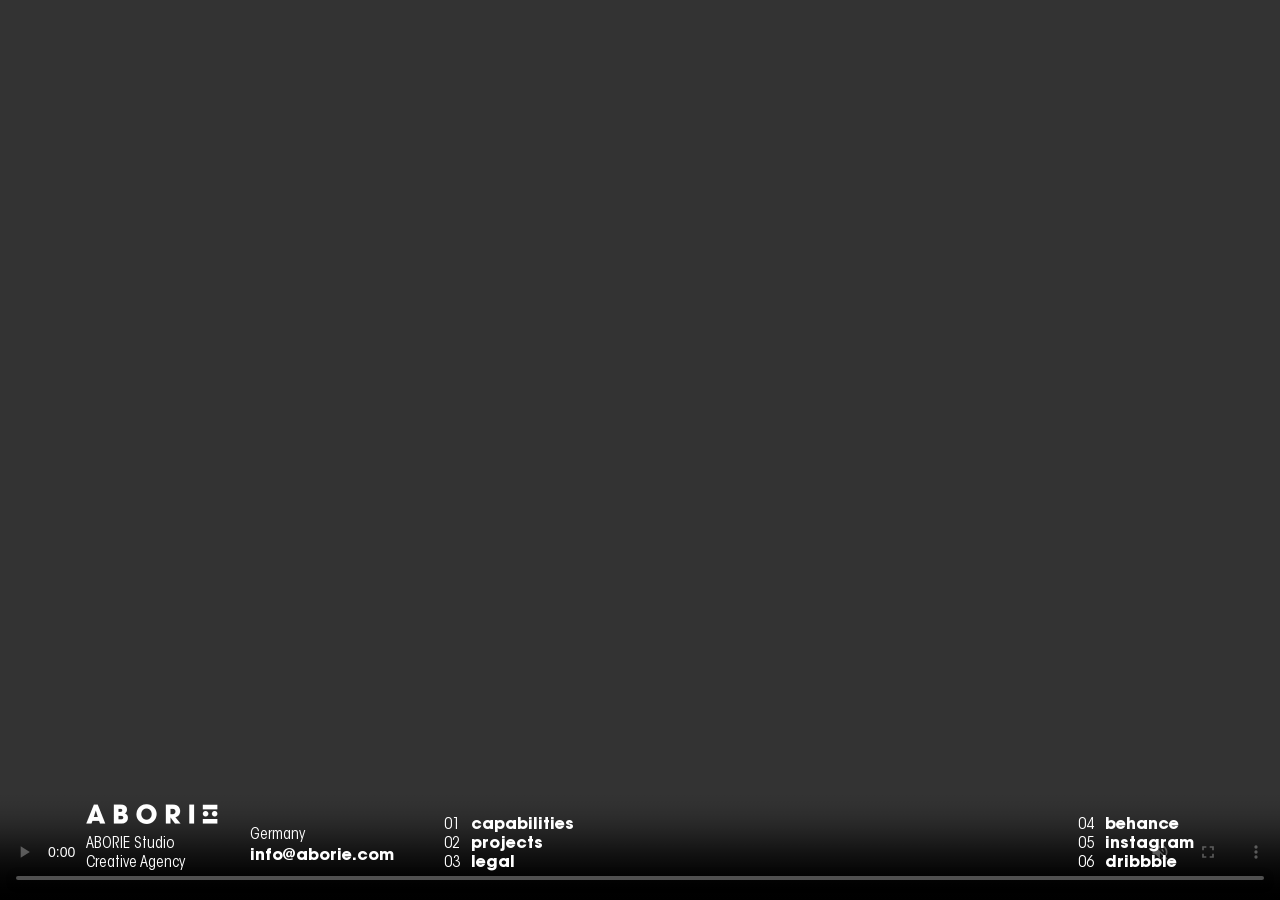
<file: index.html>
<!DOCTYPE html>
<html lang="en">
    <head>
        <meta charset="utf-8" />
        <meta name="description" content="" />
        <meta name="viewport" content="width=device-width, initial-scale=1" />
        <meta property="og:title" content="" />
        <meta property="og:type" content="" />
        <meta property="og:url" content="" />
        <meta property="og:image" content="" />
        <meta http-equiv="refresh" content="5; URL=projects.html" />

        <title>Projects</title>
        <link rel="icon" href="assets/images/favicon.png" />

        <!-- Owl Carousel -->
        <link rel="stylesheet" href="assets/css/owl.carousel.min.css" />
        <link rel="stylesheet" href="assets/css/owl.theme.default.min.css" />
        <!-- Magnific Popup -->
        <link rel="stylesheet" href="assets/css/magnific-popup.css" />
        <!-- Bootstrap -->
        <link rel="stylesheet" href="assets/css/bootstrap.min.css" />
        <!-- Fontawesome -->
        <link rel="stylesheet" href="assets/css/fontawesome.min.css" />
        <!-- Normalize -->
        <link rel="stylesheet" href="assets/css/normalize.css" />
        <!-- animation css -->
        <link rel="stylesheet" href="assets/css/base-1.css" />
        <link rel="stylesheet" href="assets/css/base-2.css" />
        <!-- Font -->
        <link rel="stylesheet" type="text/css" href="assets/fonts/stylesheet.css" />
        <!-- CSS Files -->
        <link rel="stylesheet" href="assets/css/style.css" />
        <link rel="stylesheet" href="assets/css/responsive.css" />
    </head>
    <body>
        <!--=============================================================
        ============         Start Header Section       ===========
        ==============================================================-->
        <header class="main_header project3_header projects_page_header">
            <div class="container">
                <div class="row">
                    <div class="col-md-12">
                        <div class="header_content project3_header_content">
                            <div class="header_left_main">
                                <div class="header_left">
                                    <a href="#"><img src="assets/images/header_logo.png" alt="logo_image" /></a>
                                    <a href="#"><i class="fas fa-bars"></i></a>
                                </div>
                                <div class="footer_left_right project3_scroll_color">
                                    <p>01 <a href="capabilities.html">capabilities</a></p>
                                    <p>02 <a href="projects.html">projects</a></p>
                                    <p>03 <a href="legal.html">legal</a></p>
                                </div>
                            </div>
                        </div>
                    </div>
                </div>
            </div>
        </header>
        <!--=============================================================
        ============         End Header Section       ===========
        ==============================================================-->
        <!--=============================================================
        ============            Start video Section            ===========
        ==============================================================-->
        <div class="video_main_area">
            <video src="assets/video/logoanimation.mp4" muted autoplay loop playsinline></video>
        </div>

        <!--=============================================================
        ============             End video Section         ===========
        ==============================================================-->

        <!--=============================================================
        ============             Start Footer Section         ===========
        ==============================================================-->
        <div class="main_footer capabilities_footer projects_fo_design">
            <div class="container">
                <div class="row">
                    <div class="col-md-12">
                        <div class="main_footer_content">
                            <div class="footer_left">
                                <div class="footer_left_left capabilities_footer_left_left projects_fo_des_clr">
                                    <img src="assets/images/header_logo.png" alt="images" />
                                    <p>ABORIE Studio</p>
                                    <p>Creative Agency</p>
                                </div>
                                <div class="footer_left_middle capabilities_footer_left_left projects_fo_des_clr project_footer_txt">
                                    <p>Germany</p>
                                    <a href="mailto:info@aborie.com">info@aborie.com</a>
                                </div>
                                <div class="footer_left_right capabilities_footer_left_left projects_fo_des_clr">
                                    <p>01 <a href="capabilities.html">capabilities</a></p>
                                    <p>02 <a href="projects.html">projects</a></p>
                                    <p>03 <a href="legal.html">legal</a></p>
                                </div>
                            </div>
                            <div class="footer_right capabilities_footer_left_left projects_fo_des_clr">
                                <p>04 <a href="#">behance</a></p>
                                <p>05 <a href="#">instagram</a></p>
                                <p>06 <a href="#">dribbble</a></p>
                            </div>
                        </div>
                    </div>
                </div>
            </div>
        </div>
        <!--=============================================================
        ============             End Footer Section           ===========
        ==============================================================-->

        <!--=============================================================
        ============       Start Responsive Menu Section      ===========
        ==============================================================-->
        <footer class="main_footer projects_footer">
            <div class="container">
                <div class="row">
                    <div class="col-md-12">
                        <div class="main_footer_content">
                            <div class="footer_left">
                                <div class="footer_left_left">
                                    <div class="projects_footer_respon">
                                        <a href="#"><img src="assets/images/responsive_logo.png" alt="images" /></a>
                                        <a class="projects_footer_respon_img2" href="#"><img src="assets/images/vector.png" alt="images" /></a>
                                    </div>
                                    <img src="assets/images/header_logo.png" alt="images" />
                                    <a href="#"><i class="fas fa-bars"></i></a>
                                    <p class="projects_footer_respon_p1">ABORIE Studio</p>
                                    <p>Creative Agency</p>
                                </div>
                                <div class="footer_left_middle project_footer_txt">
                                    <p>Germany</p>
                                    <a href="mailto:info@aborie.com">info@aborie.com</a>
                                </div>
                                <div class="footer_left_right project_footer_left_left">
                                    <p>01 <a href="capabilities.html">capabilities</a></p>
                                    <p>02 <a href="projects.html">projects</a></p>
                                    <p>03 <a href="legal.html">legal</a></p>
                                </div>
                            </div>
                            <div class="footer_right">
                                <p>04 <a href="#">behance</a></p>
                                <p>05 <a href="#">instagram</a></p>
                                <p>06 <a href="#">dribbble</a></p>
                            </div>
                        </div>
                    </div>
                </div>
            </div>
        </footer>
        <!--=============================================================
        ============        End Responsive Menu Section       ===========
        ==============================================================-->

        <!-- ~~~~~~~~~~ JS Files ~~~~~~~~~~-->
        <!-- jQuery -->
        <script src="assets/js/jquery.min.js"></script>
        <script src="assets/js/popper.min.js"></script>
        <!-- Bootstrap -->
        <script src="assets/js/bootstrap.min.js"></script>
        <!-- Owl Carousel -->
        <script src="assets/js/owl.carousel.min.js"></script>
        <!-- Magnific Popup -->
        <script src="assets/js/jquery.magnific-popup.min.js"></script>
        <!-- Mix it up -->
        <script src="assets/js/mixitup.min.js"></script>
        <!-- Modernizr -->
        <script src="assets/js/modernizr-3.11.2.min.js"></script>
        <!-- animations js -->
        <script src="assets/js/animation.js"></script>
        <!-- Custom JS (Handed)-->
        <script src="assets/js/scripts.js"></script>
    </body>
</html>
</file>
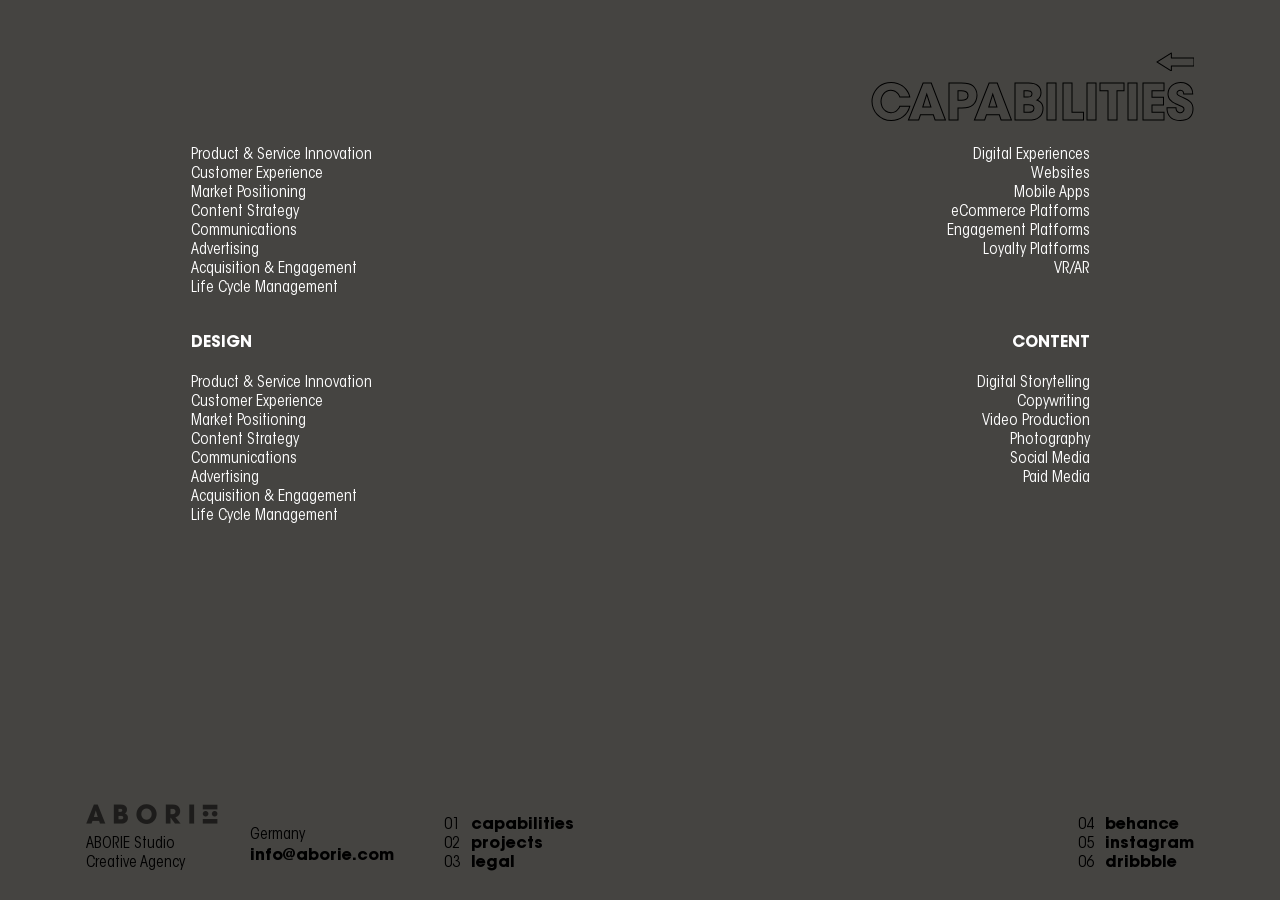
<file: capabilities.html>
<!DOCTYPE html>
<html lang="en">
    <head>
        <meta charset="utf-8" />
        <meta name="description" content="" />
        <meta name="viewport" content="width=device-width, initial-scale=1" />
        <meta property="og:title" content="" />
        <meta property="og:type" content="" />
        <meta property="og:url" content="" />
        <meta property="og:image" content="" />

        <title>Capabilities</title>
        <link rel="icon" href="assets/images/favicon.png" />

        <!-- Owl Carousel -->
        <link rel="stylesheet" href="assets/css/owl.carousel.min.css" />
        <link rel="stylesheet" href="assets/css/owl.theme.default.min.css" />
        <!-- Magnific Popup -->
        <link rel="stylesheet" href="assets/css/magnific-popup.css" />
        <!-- Bootstrap -->
        <link rel="stylesheet" href="assets/css/bootstrap.min.css" />
        <!-- Fontawesome -->
        <link rel="stylesheet" href="assets/css/fontawesome.min.css" />
        <!-- Normalize -->
        <link rel="stylesheet" href="assets/css/normalize.css" />
        <!-- Font -->
        <link rel="stylesheet" type="text/css" href="assets/fonts/stylesheet.css" />
        <!-- CSS Files -->
        <link rel="stylesheet" href="assets/css/style.css" />
        <link rel="stylesheet" href="assets/css/responsive.css" />
    </head>
    <body>
        <!--=============================================================
        ============         Start Header Section       ===========
        ==============================================================-->
        <header class="main_header capabilities_header">
            <div class="container">
                <div class="row">
                    <div class="col-md-12">
                        <div class="header_content project3_header_content capabilities_header_content1">
                            <div class="header_left_main">
                                <div class="header_left capabilities_header_left">
                                    <a href="#"><img src="assets/images/footer_logo.png" alt="logo_image" /></a>
                                    <a href="#"><i class="fas fa-bars"></i></a>
                                </div>
                                <div class="footer_left_right footer_left_right_respon capabilities_header_left">
                                    <p>01 <a href="capabilities.html">capabilities</a></p>
                                    <p>02 <a href="projects.html">projects</a></p>
                                    <p>03 <a href="legal.html">legal</a></p>
                                </div>
                            </div>
                        </div>
                    </div>
                </div>
                <div class="row">
                    <div class="col-md-12">
                        <div class="header_content capabilities_header_content">
                            <a href="projects.html"><img src="assets/images/vector.png" alt="images" /></a>
                            <h1>CAPABILITIES</h1>
                        </div>
                    </div>
                </div>
            </div>
        </header>
        <!--=============================================================
        ============         End Header Section       ===========
        ==============================================================-->

        <!--=============================================================
        ============         Start Capabilities Section       ===========
        ==============================================================-->
        <section class="home_section projects_page capabilities_page">
            <div class="container">
                <div class="row">
                    <div class="col-md-12">
                        <div class="capabilities_contents">
                            <div class="capabilities_contents_left">
                                <div class="capabilities_contents_left_left">
                                    <h4>STRATEGY</h4>
                                    <p>Product & Service Innovation</p>
                                    <p>Customer Experience</p>
                                    <p>Market Positioning</p>
                                    <p>Content Strategy</p>
                                    <p>Communications</p>
                                    <p>Advertising</p>
                                    <p>Acquisition & Engagement</p>
                                    <p>Life Cycle Management</p>
                                </div>
                                <div class="capabilities_contents_left_left capabilities_contents_left_right">
                                    <h4>PRODUCT DEVELOPMENT</h4>
                                    <p>Digital Experiences</p>
                                    <p>Websites</p>
                                    <p>Mobile Apps</p>
                                    <p>eCommerce Platforms</p>
                                    <p>Engagement Platforms</p>
                                    <p>Loyalty Platforms</p>
                                    <p>VR/AR</p>
                                </div>
                            </div>

                            <div class="capabilities_contents_left capabilities_contents_right">
                                <div class="capabilities_contents_left_left">
                                    <h4>DESIGN</h4>
                                    <p>Product & Service Innovation</p>
                                    <p>Customer Experience</p>
                                    <p>Market Positioning</p>
                                    <p>Content Strategy</p>
                                    <p>Communications</p>
                                    <p>Advertising</p>
                                    <p>Acquisition & Engagement</p>
                                    <p>Life Cycle Management</p>
                                </div>
                                <div class="capabilities_contents_left_left capabilities_contents_left_right">
                                    <h4>CONTENT</h4>
                                    <p>Digital Storytelling</p>
                                    <p>Copywriting</p>
                                    <p>Video Production</p>
                                    <p>Photography</p>
                                    <p>Social Media</p>
                                    <p>Paid Media</p>
                                </div>
                            </div>
                        </div>
                    </div>
                </div>
            </div>
        </section>
        <!--=============================================================
        ============         End Capabilities Section         ===========
        ==============================================================-->

        <!--=============================================================
        ============             Start Footer Section         ===========
        ==============================================================-->
        <footer class="main_footer capabilities_footer legal_footer">
            <div class="container">
                <div class="row">
                    <div class="col-md-12">
                        <div class="main_footer_content">
                            <div class="footer_left">
                                <div class="footer_left_left capabilities_footer_left_left">
                                    <img src="assets/images/footer_logo.png" alt="images" />
                                    <p>ABORIE Studio</p>
                                    <p>Creative Agency</p>
                                </div>
                                <div class="footer_left_middle capabilities_footer_left_left">
                                    <p>Germany</p>
                                    <a href="mailto:info@aborie.com">info@aborie.com</a>
                                </div>
                                <div class="footer_left_right capabilities_footer_left_left">
                                    <p>01 <a href="capabilities.html">capabilities</a></p>
                                    <p>02 <a href="projects.html">projects</a></p>
                                    <p>03 <a href="legal.html">legal</a></p>
                                </div>
                            </div>
                            <div class="footer_right capabilities_footer_left_left">
                                <p>04 <a href="#">behance</a></p>
                                <p>05 <a href="#">instagram</a></p>
                                <p>06 <a href="#">dribbble</a></p>
                            </div>
                        </div>
                    </div>
                </div>
            </div>
        </footer>
        <!--=============================================================
        ============             End Footer Section           ===========
        ==============================================================-->

        <!--=============================================================
        ============       Start Responsive Menu Section      ===========
        ==============================================================-->
        <footer class="main_footer projects_footer">
            <div class="container">
                <div class="row">
                    <div class="col-md-12">
                        <div class="main_footer_content">
                            <div class="footer_left">
                                <div class="footer_left_left">
                                    <div class="projects_footer_respon">
                                        <a href="#"><img src="assets/images/responsive_logo.png" alt="images" /></a>
                                        <a class="projects_footer_respon_img2" href="#"><img src="assets/images/vector.png" alt="images" /></a>
                                    </div>
                                    <img src="assets/images/header_logo.png" alt="images" />
                                    <a href="#"><i class="fas fa-bars"></i></a>
                                    <p class="projects_footer_respon_p1">ABORIE Studio</p>
                                    <p>Creative Agency</p>
                                </div>
                                <div class="footer_left_middle">
                                    <p>Germany</p>
                                    <a href="mailto:info@aborie.com">info@aborie.com</a>
                                </div>
                                <div class="footer_left_right project_footer_left_left">
                                    <p>01 <a href="capabilities.html">capabilities</a></p>
                                    <p>02 <a href="projects.html">projects</a></p>
                                    <p>03 <a href="legal.html">legal</a></p>
                                </div>
                            </div>
                            <div class="footer_right">
                                <p>04 <a href="#">behance</a></p>
                                <p>05 <a href="#">instagram</a></p>
                                <p>06 <a href="#">dribbble</a></p>
                            </div>
                        </div>
                    </div>
                </div>
            </div>
        </footer>
        <!--=============================================================
        ============       End Responsive Menu Section        ===========
        ==============================================================-->

        <!-- ~~~~~~~~~~ JS Files ~~~~~~~~~~-->
        <!-- jQuery -->
        <script src="assets/js/jquery.min.js"></script>
        <script src="assets/js/popper.min.js"></script>
        <!-- Bootstrap -->
        <script src="assets/js/bootstrap.min.js"></script>
        <!-- Owl Carousel -->
        <script src="assets/js/owl.carousel.min.js"></script>
        <!-- Magnific Popup -->
        <script src="assets/js/jquery.magnific-popup.min.js"></script>
        <!-- Mix it up -->
        <script src="assets/js/mixitup.min.js"></script>
        <!-- Modernizr -->
        <script src="assets/js/modernizr-3.11.2.min.js"></script>
        <!-- Custom JS (Handed)-->
        <script src="assets/js/scripts.js"></script>
    </body>
</html>
</file>
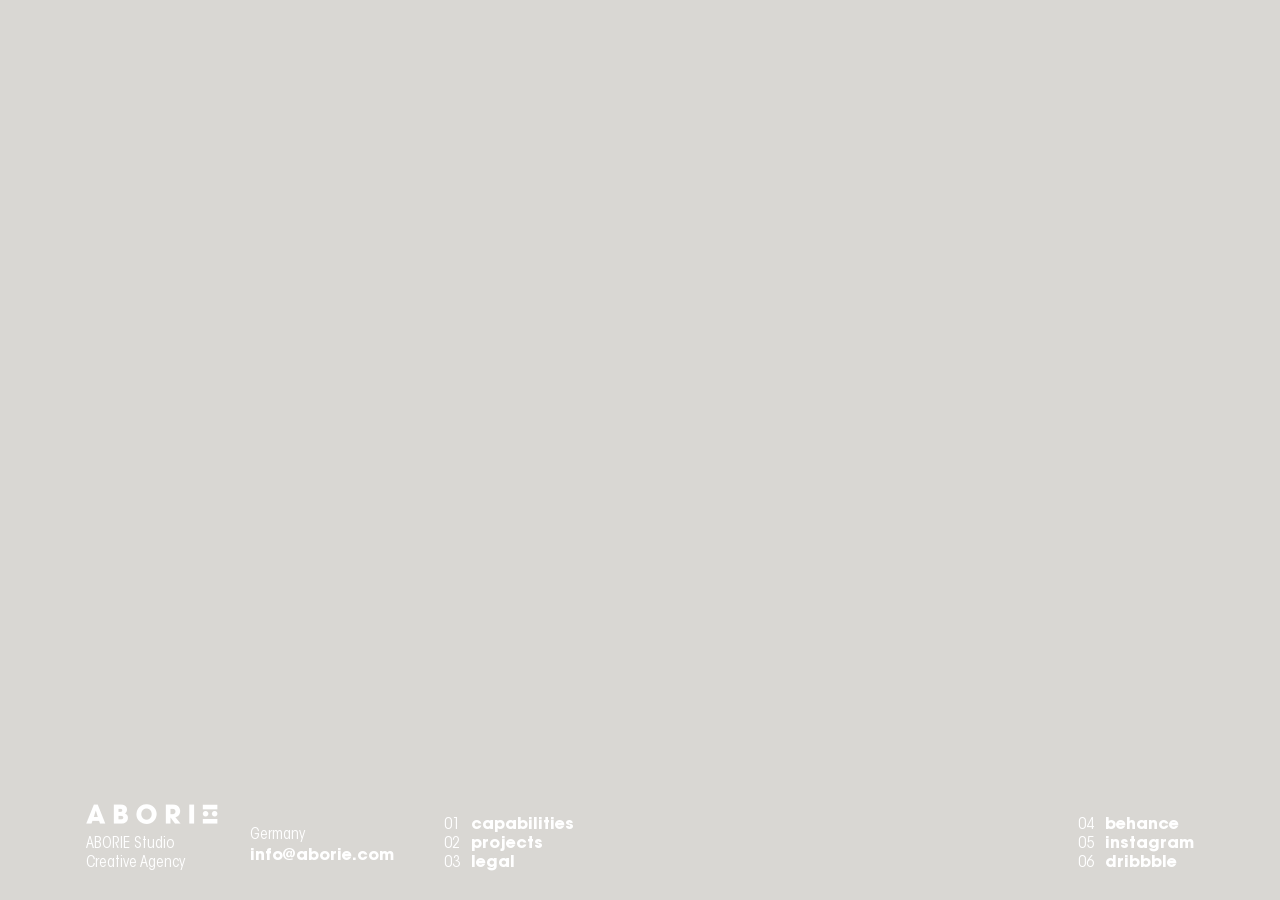
<file: index-2.html>
<!DOCTYPE html>
<html lang="en">
    <head>
        <meta charset="utf-8" />
        <meta name="description" content="" />
        <meta name="viewport" content="width=device-width, initial-scale=1" />
        <meta property="og:title" content="" />
        <meta property="og:type" content="" />
        <meta property="og:url" content="" />
        <meta property="og:image" content="" />

        <title>Home</title>
        <link rel="icon" href="assets/images/favicon.png" />

        <!-- Owl Carousel -->
        <link rel="stylesheet" href="assets/css/owl.carousel.min.css" />
        <link rel="stylesheet" href="assets/css/owl.theme.default.min.css" />
        <!-- Magnific Popup -->
        <link rel="stylesheet" href="assets/css/magnific-popup.css" />
        <!-- Bootstrap -->
        <link rel="stylesheet" href="assets/css/bootstrap.min.css" />
        <!-- Fontawesome -->
        <link rel="stylesheet" href="assets/css/fontawesome.min.css" />
        <!-- Normalize -->
        <link rel="stylesheet" href="assets/css/normalize.css" />
        <!-- Font -->
        <link rel="stylesheet" type="text/css" href="assets/fonts/stylesheet.css" />
        <!-- CSS Files -->
        <link rel="stylesheet" href="assets/css/style.css" />
        <link rel="stylesheet" href="assets/css/responsive.css" />
    </head>
    <body>
        <!--=============================================================
        ============            Start Home Section            ===========
        ==============================================================-->
        <div class="home_section">
            <div class="container">
                <div class="row">
                    <div class="col-md-12">
                        <div class="header_content project3_header_content home_content">
                            <div class="header_left_main">
                                <div class="header_left">
                                    <a href="#"><img src="assets/images/header_logo.png" alt="logo_image" /></a>
                                    <a href="#"><i class="fas fa-bars"></i></a>
                                </div>
                                <div class="footer_left_right footer_left_right_respon project3_scroll_color">
                                    <p>01 <a href="capabilities.html">capabilities</a></p>
                                    <p>02 <a href="projects.html">projects</a></p>
                                    <p>03 <a href="legal.html">legal</a></p>
                                </div>
                            </div>
                        </div>
                    </div>
                </div>
            </div>
        </div>
        <!--=============================================================
        ============             End Home Section             ===========
        ==============================================================-->

        <!--=============================================================
        ============             Start Footer Section         ===========
        ==============================================================-->
        <footer class="main_footer home_footer">
            <div class="container">
                <div class="row">
                    <div class="col-md-12">
                        <div class="main_footer_content">
                            <div class="footer_left">
                                <div class="footer_left_left">
                                    <img src="assets/images/header_logo.png" alt="images" />
                                    <p>ABORIE Studio</p>
                                    <p>Creative Agency</p>
                                </div>
                                <div class="footer_left_middle project_footer_txt">
                                    <p>Germany</p>
                                    <a href="mailto:info@aborie.com">info@aborie.com</a>
                                </div>
                                <div class="footer_left_right">
                                    <p>01 <a href="capabilities.html">capabilities</a></p>
                                    <p>02 <a href="projects.html">projects</a></p>
                                    <p>03 <a href="legal.html">legal</a></p>
                                </div>
                            </div>
                            <div class="footer_right">
                                <p>04 <a href="#">behance</a></p>
                                <p>05 <a href="#">instagram</a></p>
                                <p>06 <a href="#">dribbble</a></p>
                            </div>
                        </div>
                    </div>
                </div>
            </div>
        </footer>
        <!--=============================================================
        ============             End Footer Section           ===========
        ==============================================================-->

        <!--=============================================================
        ============       Start Responsive Menu Section      ===========
        ==============================================================-->
        <footer class="main_footer projects_footer">
            <div class="container">
                <div class="row">
                    <div class="col-md-12">
                        <div class="main_footer_content">
                            <div class="footer_left">
                                <div class="footer_left_left">
                                    <div class="projects_footer_respon">
                                        <a href="#"><img src="assets/images/responsive_logo.png" alt="images" /></a>
                                        <a class="projects_footer_respon_img2" href="#"><img src="assets/images/vector.png" alt="images" /></a>
                                    </div>
                                    <img src="assets/images/header_logo.png" alt="images" />
                                    <a href="#"><i class="fas fa-bars"></i></a>
                                    <p class="projects_footer_respon_p1">ABORIE Studio</p>
                                    <p>Creative Agency</p>
                                </div>
                                <div class="footer_left_middle project_footer_txt">
                                    <p>Germany</p>
                                    <a href="mailto:info@aborie.com">info@aborie.com</a>
                                </div>
                                <div class="footer_left_right project_footer_left_left">
                                    <p>01 <a href="capabilities.html">capabilities</a></p>
                                    <p>02 <a href="projects.html">projects</a></p>
                                    <p>03 <a href="legal.html">legal</a></p>
                                </div>
                            </div>
                            <div class="footer_right">
                                <p>04 <a href="#">behance</a></p>
                                <p>05 <a href="#">instagram</a></p>
                                <p>06 <a href="#">dribbble</a></p>
                            </div>
                        </div>
                    </div>
                </div>
            </div>
        </footer>
        <!--=============================================================
        ============        End Responsive Menu Section       ===========
        ==============================================================-->

        <!-- ~~~~~~~~~~ JS Files ~~~~~~~~~~-->
        <!-- jQuery -->
        <script src="assets/js/jquery.min.js"></script>
        <script src="assets/js/popper.min.js"></script>
        <!-- Bootstrap -->
        <script src="assets/js/bootstrap.min.js"></script>
        <!-- Owl Carousel -->
        <script src="assets/js/owl.carousel.min.js"></script>
        <!-- Magnific Popup -->
        <script src="assets/js/jquery.magnific-popup.min.js"></script>
        <!-- Mix it up -->
        <script src="assets/js/mixitup.min.js"></script>
        <!-- Modernizr -->
        <script src="assets/js/modernizr-3.11.2.min.js"></script>
        <!-- Custom JS (Handed)-->
        <script src="assets/js/scripts.js"></script>
    </body>
</html>
</file>
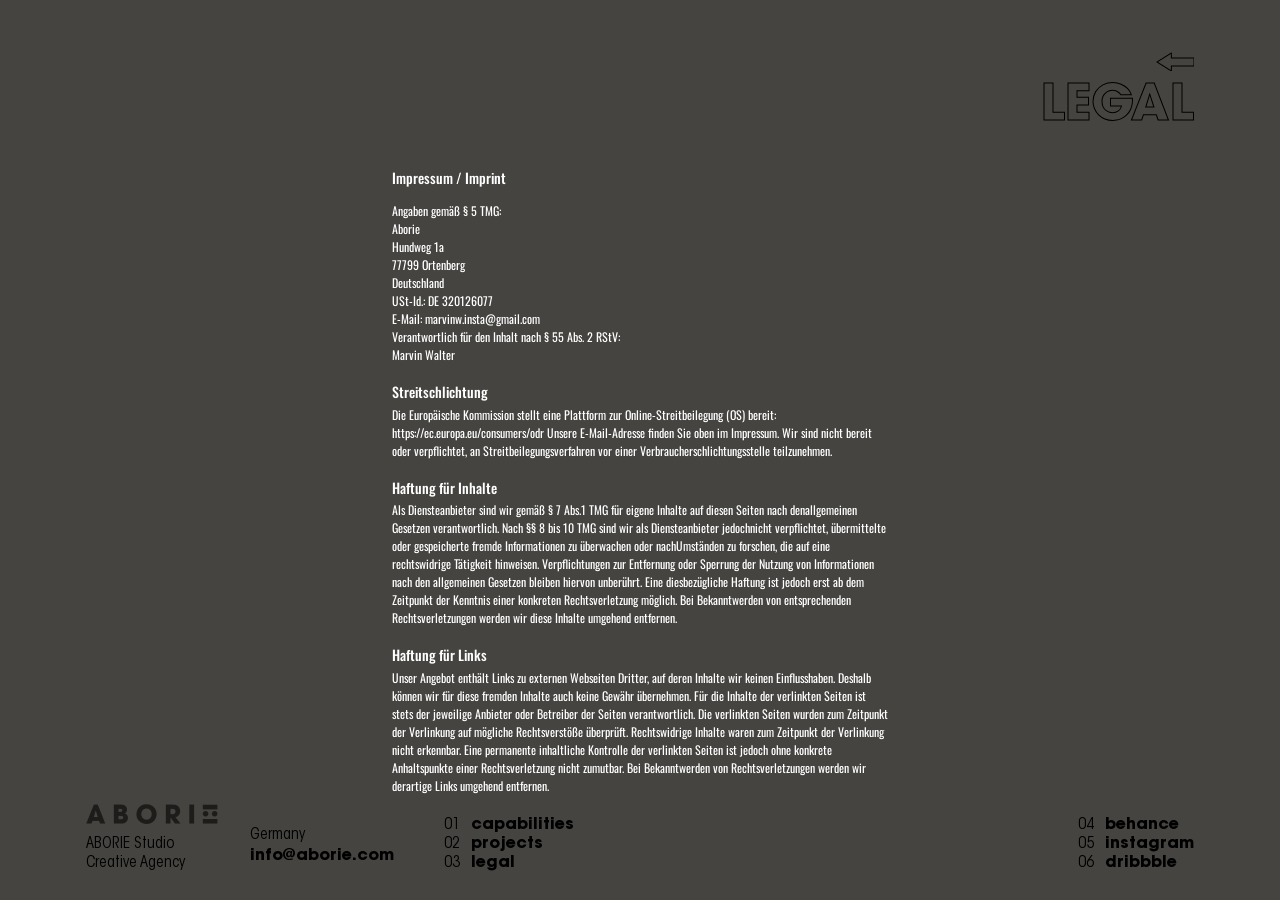
<file: legal.html>
<!DOCTYPE html>
<html lang="en">
    <head>
        <meta charset="utf-8" />
        <meta name="description" content="" />
        <meta name="viewport" content="width=device-width, initial-scale=1" />
        <meta property="og:title" content="" />
        <meta property="og:type" content="" />
        <meta property="og:url" content="" />
        <meta property="og:image" content="" />

        <title>Legal</title>
        <link rel="icon" href="assets/images/favicon.png" />

        <!-- Google Font -->
        <link href="https://fonts.googleapis.com/css2?family=Oswald:wght@400;500&display=swap" rel="stylesheet" />

        <!-- Owl Carousel -->
        <link rel="stylesheet" href="assets/css/owl.carousel.min.css" />
        <link rel="stylesheet" href="assets/css/owl.theme.default.min.css" />
        <!-- Magnific Popup -->
        <link rel="stylesheet" href="assets/css/magnific-popup.css" />
        <!-- Bootstrap -->
        <link rel="stylesheet" href="assets/css/bootstrap.min.css" />
        <!-- Fontawesome -->
        <link rel="stylesheet" href="assets/css/fontawesome.min.css" />
        <!-- Normalize -->
        <link rel="stylesheet" href="assets/css/normalize.css" />
        <!-- Font -->
        <link rel="stylesheet" type="text/css" href="assets/fonts/stylesheet.css" />
        <!-- CSS Files -->
        <link rel="stylesheet" href="assets/css/style.css" />
        <link rel="stylesheet" href="assets/css/responsive.css" />
    </head>
    <body>
        <!--=============================================================
        ============         Start Header Section       ===========
        ==============================================================-->
        <header class="main_header">
            <div class="container">
                <div class="row">
                    <div class="col-md-12">
                        <div class="header_content project3_header_content capabilities_header_content1">
                            <div class="header_left_main">
                                <div class="header_left capabilities_header_left">
                                    <a href="#"><img src="assets/images/footer_logo.png" alt="logo_image" /></a>
                                    <a href="#"><i class="fas fa-bars"></i></a>
                                </div>
                                <div class="footer_left_right footer_left_right_respon capabilities_header_left">
                                    <p>01 <a href="capabilities.html">capabilities</a></p>
                                    <p>02 <a href="projects.html">projects</a></p>
                                    <p>03 <a href="legal.html">legal</a></p>
                                </div>
                            </div>
                        </div>
                    </div>
                </div>
                <div class="row">
                    <div class="col-md-12">
                        <div class="header_content legal_content_header">
                            <a href="projects.html"><img src="assets/images/vector.png" alt="images" /></a>
                            <h1>LEGAL</h1>
                        </div>
                    </div>
                </div>
            </div>
        </header>
        <!--=============================================================
        ============         End Header Section       ===========
        ==============================================================-->

        <!--=============================================================
        ============         Start Legal Section       ===========
        ==============================================================-->
        <section class="home_section projects_page capabilities_page legal_page">
            <div class="container">
                <div class="row">
                    <div class="col-md-12">
                        <div class="capabilities_contents legal_content">
                            <h5>Impressum / Imprint</h5>
                            <p>Angaben gemäß § 5 TMG:</p>
                            <p>Aborie</p>
                            <p>Hundweg 1a</p>
                            <p>77799 Ortenberg</p>
                            <p>Deutschland</p>
                            <p>USt-Id.: DE 320126077</p>
                            <p>E-Mail: marvinw.insta@gmail.com</p>
                            <p>Verantwortlich für den Inhalt nach § 55 Abs. 2 RStV:</p>
                            <p>Marvin Walter</p>

                            <h5>Streitschlichtung</h5>
                            <p>
                                Die Europäische Kommission stellt eine Plattform zur Online-Streitbeilegung (OS) bereit: https://ec.europa.eu/consumers/odr Unsere E-Mail-Adresse finden Sie oben im Impressum. Wir sind nicht bereit oder
                                verpflichtet, an Streitbeilegungsverfahren vor einer Verbraucherschlichtungsstelle teilzunehmen.
                            </p>

                            <h5>Haftung für Inhalte</h5>
                            <p>
                                Als Diensteanbieter sind wir gemäß § 7 Abs.1 TMG für eigene Inhalte auf diesen Seiten nach denallgemeinen Gesetzen verantwortlich. Nach §§ 8 bis 10 TMG sind wir als Diensteanbieter jedochnicht verpflichtet,
                                übermittelte oder gespeicherte fremde Informationen zu überwachen oder nachUmständen zu forschen, die auf eine rechtswidrige Tätigkeit hinweisen. Verpflichtungen zur Entfernung oder Sperrung der Nutzung von
                                Informationen nach den allgemeinen Gesetzen bleiben hiervon unberührt. Eine diesbezügliche Haftung ist jedoch erst ab dem Zeitpunkt der Kenntnis einer konkreten Rechtsverletzung möglich. Bei Bekanntwerden von
                                entsprechenden Rechtsverletzungen werden wir diese Inhalte umgehend entfernen.
                            </p>

                            <h5>Haftung für Links</h5>
                            <p>
                                Unser Angebot enthält Links zu externen Webseiten Dritter, auf deren Inhalte wir keinen Einflusshaben. Deshalb können wir für diese fremden Inhalte auch keine Gewähr übernehmen. Für die Inhalte der verlinkten
                                Seiten ist stets der jeweilige Anbieter oder Betreiber der Seiten verantwortlich. Die verlinkten Seiten wurden zum Zeitpunkt der Verlinkung auf mögliche Rechtsverstöße überprüft. Rechtswidrige Inhalte waren
                                zum Zeitpunkt der Verlinkung nicht erkennbar. Eine permanente inhaltliche Kontrolle der verlinkten Seiten ist jedoch ohne konkrete Anhaltspunkte einer Rechtsverletzung nicht zumutbar. Bei Bekanntwerden von
                                Rechtsverletzungen werden wir derartige Links umgehend entfernen.
                            </p>

                            <h5>Urheberrecht</h5>
                            <p>
                                Die durch die Seitenbetreiber erstellten Inhalte und Werke auf diesen Seiten unterliegen dem deutschen Urheberrecht. Die Vervielfältigung, Bearbeitung, Verbreitung und jede Art der Verwertung außerhalb der
                                Grenzen des Urheberrechtes bedürfen der schriftlichen Zustimmung des jeweiligen Autors bzw. Erstellers. Downloads und Kopien dieser Seite sind nur für den privaten, nicht kommerziellen Gebrauch gestattet.
                                Soweit die Inhalte auf dieser Seite nicht vom Betreiber erstellt wurden, werden die Urheberrechte Dritter beachtet. Insbesondere werden Inhalte Dritter als solche gekennzeichnet. Sollten Sie trotzdem auf eine
                                Urheberrechtsverletzung aufmerksam werden, bitten wir um einen entsprechenden Hinweis. Bei Bekanntwerden von Rechtsverletzungen werden wir derartige Inhalte umgehend entfernen.
                            </p>
                            <p>Site Notice Information provided according to Sec. 5 German Telemedia Act (TMG):</p>
                            <p>Marvin Walter</p>
                            <p>Hundweg 1a</p>
                            <p>77799 Ortenberg</p>
                            <p>Germany</p>
                            <p>USt-Id.: DE 320126077</p>
                            <p>E-Mail: marvinw.insta@gmail.com</p>
                            <p>Responsible for contents acc. to Sec. 55, para. 2 German Federal Broadcasting Agreement (RstV):</p>
                            <p>Marvin Walter</p>
                            <p>Dispute resolution</p>
                            <p>
                                The European Commission provides a platform for online dispute resolution (OS): https:// ec.europa.eu/consumers/odr Please find our email in the impressum/legal notice. We do not take part in online dispute
                                resolutions at consumer arbitration boards.
                            </p>

                            <h5>Liability for Contents</h5>
                            <p>
                                As service providers, we are liable for own contents of these websites according to Sec. 7, paragraph 1 German Telemedia Act (TMG). However, according to Sec. 8 to 10 German Telemedia Act (TMG), service
                                providers are not obligated to permanently monitor submitted or stored information or to search for evidences that indicate illegal activities. Legal obligations to removinginformation or to blocking the use
                                of information remain unchallenged. In this case, liability is only possible at the time of knowledge about a specific violation of law. Illegal contents will be removed immediately at the time we get
                                knowledge of them.
                            </p>

                            <h5>Liability for Links</h5>
                            <p>
                                Our offer includes links to external third party websites. We have no influence on the contents ofthose websites, therefore we cannot guarantee for those contents. Providers or administrators oflinked
                                websites are always responsible for their own contents. The linked websites had beenchecked for possible violations of law at the time of the establishment of the link. Illegal contents were not detected at
                                the time of the linking. A permanent monitoring of the contents of linkedwebsites cannot be imposed without reasonable indications that there has been a violation of law.Illegal links will be removed
                                immediately at the time we get knowledge of them.
                            </p>

                            <h5>Copyright</h5>
                            <p>
                                Contents and compilations published on these websites by the providers are subject to German copyright laws. Reproduction, editing, distribution as well as the use of any kind outside the scope of the
                                copyright law require a written permission of the author or originator. Downloads and copies of these websites are permitted for private use only. The commercial use of our contents without permission of the
                                originator is prohibited. Copyright laws of third parties are respected as long as the contents on these websites do not originate from the provider. Contributions of third parties on this site are indicated
                                as such. However, if you notice any violations of copyright law, please inform us. Such contents will be removed immediately.
                            </p>
                        </div>
                        <div class="legal_privacy">
                            <p>next</p>
                            <a href="privacy.html">PRIVACY</a>
                        </div>
                    </div>
                </div>
            </div>
        </section>
        <!--=============================================================
        ============         End Legal Section         ===========
        ==============================================================-->

        <!--=============================================================
        ============             Start Footer Section         ===========
        ==============================================================-->
        <footer class="main_footer capabilities_footer legal_footer">
            <div class="container">
                <div class="row">
                    <div class="col-md-12">
                        <div class="main_footer_content">
                            <div class="footer_left">
                                <div class="footer_left_left capabilities_footer_left_left">
                                    <img src="assets/images/footer_logo.png" alt="images" />
                                    <p>ABORIE Studio</p>
                                    <p>Creative Agency</p>
                                </div>
                                <div class="footer_left_middle capabilities_footer_left_left">
                                    <p>Germany</p>
                                    <a href="mailto:info@aborie.com">info@aborie.com</a>
                                </div>
                                <div class="footer_left_right capabilities_footer_left_left">
                                    <p>01 <a href="capabilities.html">capabilities</a></p>
                                    <p>02 <a href="projects.html">projects</a></p>
                                    <p>03 <a href="legal.html">legal</a></p>
                                </div>
                            </div>
                            <div class="footer_right capabilities_footer_left_left">
                                <p>04 <a href="#">behance</a></p>
                                <p>05 <a href="#">instagram</a></p>
                                <p>06 <a href="#">dribbble</a></p>
                            </div>
                        </div>
                    </div>
                </div>
            </div>
        </footer>
        <!--=============================================================
        ============             End Footer Section           ===========
        ==============================================================-->

        <!--=============================================================
        ============       Start Responsive Menu Section      ===========
        ==============================================================-->
        <footer class="main_footer projects_footer">
            <div class="container">
                <div class="row">
                    <div class="col-md-12">
                        <div class="main_footer_content">
                            <div class="footer_left">
                                <div class="footer_left_left">
                                    <div class="projects_footer_respon">
                                        <a href="#"><img src="assets/images/responsive_logo.png" alt="images" /></a>
                                        <a class="projects_footer_respon_img2" href="#"><img src="assets/images/vector.png" alt="images" /></a>
                                    </div>
                                    <img src="assets/images/header_logo.png" alt="images" />
                                    <a href="#"><i class="fas fa-bars"></i></a>
                                    <p class="projects_footer_respon_p1">ABORIE Studio</p>
                                    <p>Creative Agency</p>
                                </div>
                                <div class="footer_left_middle">
                                    <p>Germany</p>
                                    <a href="mailto:info@aborie.com">info@aborie.com</a>
                                </div>
                                <div class="footer_left_right project_footer_left_left">
                                    <p>01 <a href="capabilities.html">capabilities</a></p>
                                    <p>02 <a href="projects.html">projects</a></p>
                                    <p>03 <a href="legal.html">legal</a></p>
                                </div>
                            </div>
                            <div class="footer_right">
                                <p>04 <a href="#">behance</a></p>
                                <p>05 <a href="#">instagram</a></p>
                                <p>06 <a href="#">dribbble</a></p>
                            </div>
                        </div>
                    </div>
                </div>
            </div>
        </footer>
        <!--=============================================================
        ============       End Responsive Menu Section        ===========
        ==============================================================-->

        <!-- ~~~~~~~~~~ JS Files ~~~~~~~~~~-->
        <!-- jQuery -->
        <script src="assets/js/jquery.min.js"></script>
        <script src="assets/js/popper.min.js"></script>
        <!-- Bootstrap -->
        <script src="assets/js/bootstrap.min.js"></script>
        <!-- Owl Carousel -->
        <script src="assets/js/owl.carousel.min.js"></script>
        <!-- Magnific Popup -->
        <script src="assets/js/jquery.magnific-popup.min.js"></script>
        <!-- Mix it up -->
        <script src="assets/js/mixitup.min.js"></script>
        <!-- Modernizr -->
        <script src="assets/js/modernizr-3.11.2.min.js"></script>
        <!-- Custom JS (Handed)-->
        <script src="assets/js/scripts.js"></script>
    </body>
</html>
</file>
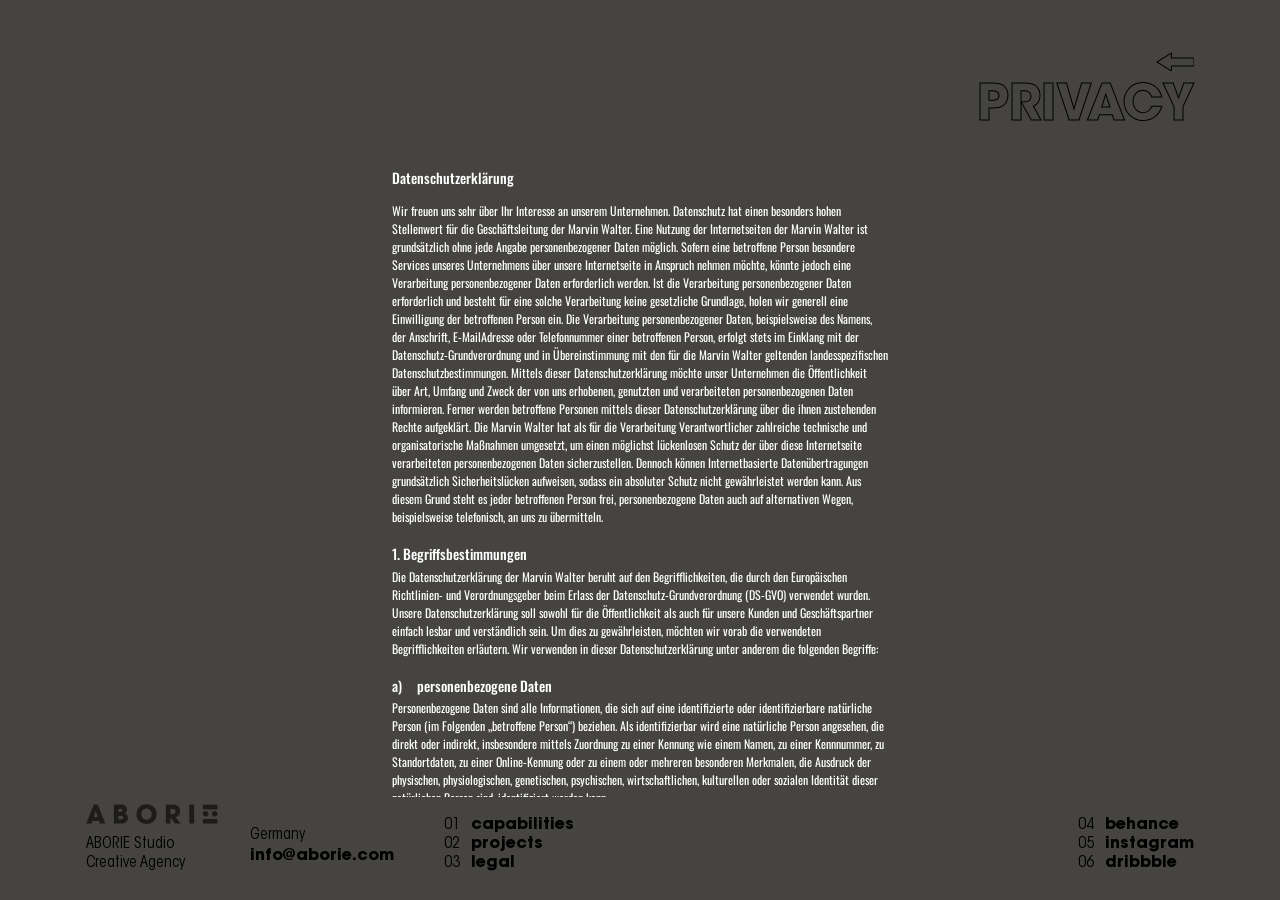
<file: privacy.html>
<!DOCTYPE html>
<html lang="de">
    <head>
        <meta charset="utf-8" />
        <meta name="description" content="" />
        <meta name="viewport" content="width=device-width, initial-scale=1" />
        <meta property="og:title" content="" />
        <meta property="og:type" content="" />
        <meta property="og:url" content="" />
        <meta property="og:image" content="" />

        <title>Privacy</title>
        <link rel="icon" href="assets/images/favicon.png" />

        <!-- Google Font -->
        <link href="https://fonts.googleapis.com/css2?family=Oswald:wght@400;500&display=swap" rel="stylesheet" />

        <!-- Owl Carousel -->
        <link rel="stylesheet" href="assets/css/owl.carousel.min.css" />
        <link rel="stylesheet" href="assets/css/owl.theme.default.min.css" />
        <!-- Magnific Popup -->
        <link rel="stylesheet" href="assets/css/magnific-popup.css" />
        <!-- Bootstrap -->
        <link rel="stylesheet" href="assets/css/bootstrap.min.css" />
        <!-- Fontawesome -->
        <link rel="stylesheet" href="assets/css/fontawesome.min.css" />
        <!-- Normalize -->
        <link rel="stylesheet" href="assets/css/normalize.css" />
        <!-- Font -->
        <link rel="stylesheet" type="text/css" href="assets/fonts/stylesheet.css" />
        <!-- CSS Files -->
        <link rel="stylesheet" href="assets/css/style.css" />
        <link rel="stylesheet" href="assets/css/responsive.css" />
    </head>
    <body>
        <!--=============================================================
        ============         Start Header Section       ===========
        ==============================================================-->
        <header class="main_header">
            <div class="container">
                <div class="row">
                    <div class="col-md-12">
                        <div class="header_content project3_header_content capabilities_header_content1">
                            <div class="header_left_main">
                                <div class="header_left capabilities_header_left">
                                    <a href="#"><img src="assets/images/footer_logo.png" alt="logo_image" /></a>
                                    <a href="#"><i class="fas fa-bars"></i></a>
                                </div>
                                <div class="footer_left_right footer_left_right_respon capabilities_header_left">
                                    <p>01 <a href="capabilities.html">capabilities</a></p>
                                    <p>02 <a href="projects.html">projects</a></p>
                                    <p>03 <a href="legal.html">legal</a></p>
                                </div>
                            </div>
                        </div>
                    </div>
                </div>
                <div class="row">
                    <div class="col-md-12">
                        <div class="header_content pricacy_content_header">
                            <a href="legal.html"><img src="assets/images/vector.png" alt="images" /></a>
                            <h1>PRIVACY</h1>
                        </div>
                    </div>
                </div>
            </div>
        </header>
        <!--=============================================================
        ============         End Header Section       ===========
        ==============================================================-->

        <!--=============================================================
        ============         Start Legal Section       ===========
        ==============================================================-->
        <section class="home_section projects_page capabilities_page legal_page">
            <div class="container">
                <div class="row">
                    <div class="col-md-12">
                        <div class="capabilities_contents legal_content pricacy_content">
                            <h5>Datenschutzerklärung</h5>
                            <p>
                                Wir freuen uns sehr über Ihr Interesse an unserem Unternehmen. Datenschutz hat einen besonders hohen Stellenwert für die Geschäftsleitung der Marvin Walter. Eine Nutzung der Internetseiten der Marvin Walter
                                ist grundsätzlich ohne jede Angabe personenbezogener Daten möglich. Sofern eine betroffene Person besondere Services unseres Unternehmens über unsere Internetseite in Anspruch nehmen möchte, könnte jedoch
                                eine Verarbeitung personenbezogener Daten erforderlich werden. Ist die Verarbeitung personenbezogener Daten erforderlich und besteht für eine solche Verarbeitung keine gesetzliche Grundlage, holen wir
                                generell eine Einwilligung der betroffenen Person ein. Die Verarbeitung personenbezogener Daten, beispielsweise des Namens, der Anschrift, E-MailAdresse oder Telefonnummer einer betroffenen Person, erfolgt
                                stets im Einklang mit der Datenschutz-Grundverordnung und in Übereinstimmung mit den für die Marvin Walter geltenden landesspezifischen Datenschutzbestimmungen. Mittels dieser Datenschutzerklärung möchte
                                unser Unternehmen die Öffentlichkeit über Art, Umfang und Zweck der von uns erhobenen, genutzten und verarbeiteten personenbezogenen Daten informieren. Ferner werden betroffene Personen mittels dieser
                                Datenschutzerklärung über die ihnen zustehenden Rechte aufgeklärt. Die Marvin Walter hat als für die Verarbeitung Verantwortlicher zahlreiche technische und organisatorische Maßnahmen umgesetzt, um einen
                                möglichst lückenlosen Schutz der über diese Internetseite verarbeiteten personenbezogenen Daten sicherzustellen. Dennoch können Internetbasierte Datenübertragungen grundsätzlich Sicherheitslücken aufweisen,
                                sodass ein absoluter Schutz nicht gewährleistet werden kann. Aus diesem Grund steht es jeder betroffenen Person frei, personenbezogene Daten auch auf alternativen Wegen, beispielsweise telefonisch, an uns zu
                                übermitteln.
                            </p>

                            <h5>1. Begriffsbestimmungen</h5>
                            <p>
                                Die Datenschutzerklärung der Marvin Walter beruht auf den Begrifflichkeiten, die durch den Europäischen Richtlinien- und Verordnungsgeber beim Erlass der Datenschutz-Grundverordnung (DS-GVO) verwendet wurden.
                                Unsere Datenschutzerklärung soll sowohl für die Öffentlichkeit als auch für unsere Kunden und Geschäftspartner einfach lesbar und verständlich sein. Um dies zu gewährleisten, möchten wir vorab die verwendeten
                                Begrifflichkeiten erläutern. Wir verwenden in dieser Datenschutzerklärung unter anderem die folgenden Begriffe:
                            </p>

                            <h5>a) &nbsp; &nbsp; personenbezogene Daten</h5>
                            <p>
                                Personenbezogene Daten sind alle Informationen, die sich auf eine identifizierte oder identifizierbare natürliche Person (im Folgenden „betroffene Person“) beziehen. Als identifizierbar wird eine natürliche
                                Person angesehen, die direkt oder indirekt, insbesondere mittels Zuordnung zu einer Kennung wie einem Namen, zu einer Kennnummer, zu Standortdaten, zu einer Online-Kennung oder zu einem oder mehreren
                                besonderen Merkmalen, die Ausdruck der physischen, physiologischen, genetischen, psychischen, wirtschaftlichen, kulturellen oder sozialen Identität dieser natürlichen Person sind, identifiziert werden kann.
                            </p>

                            <h5>b) &nbsp; &nbsp; betroffene Person</h5>
                            <p>Betroffene Person ist jede identifizierte oder identifizierbare natürliche Person, deren personenbezogene Daten von dem für die Verarbeitung Verantwortlichen verarbeitet werden.</p>

                            <h5>• c) &nbsp; &nbsp; Verarbeitung</h5>
                            <p>
                                Verarbeitung ist jeder mit oder ohne Hilfe automatisierter Verfahren ausgeführte Vorgang oder jede solche Vorgangsreihe im Zusammenhang mit personenbezogenen Daten wie das Erheben, das Erfassen, die
                                Organisation, das Ordnen, die Speicherung, die Anpassung oder Veränderung, das Auslesen, das Abfragen, die Verwendung, die Offenlegung durch Übermittlung, Verbreitung oder eine andere Form der Bereitstellung,
                                den Abgleich oder die Verknüpfung, die Einschränkung, das Löschen oder die Vernichtung.
                            </p>

                            <h5>d) &nbsp; &nbsp; Einschränkung der Verarbeitung</h5>
                            <p>Einschränkung der Verarbeitung ist die Markierung gespeicherter personenbezogener Daten mit dem Ziel, ihre künftige Verarbeitung einzuschränken.</p>

                            <h5>e) &nbsp; &nbsp; Profiling</h5>
                            <p>
                                Profiling ist jede Art der automatisierten Verarbeitung personenbezogener Daten, die darin besteht, dass diese personenbezogenen Daten verwendet werden, um bestimmte persönliche Aspekte, die sich auf eine
                                natürliche Person beziehen, zu bewerten, insbesondere, um Aspekte bezüglich Arbeitsleistung, wirtschaftlicher Lage, Gesundheit, persönlicher Vorlieben, Interessen, Zuverlässigkeit, Verhalten, Aufenthaltsort
                                oder Ortswechsel dieser natürlichen Person zu analysieren oder vorherzusagen.
                            </p>

                            <h5>f) &nbsp; &nbsp; Pseudonymisierung</h5>
                            <p>
                                Pseudonymisierung ist die Verarbeitung personenbezogener Daten in einer Weise, auf welche die personenbezogenen Daten ohne Hinzuziehung zusätzlicher Informationen nicht mehr einer spezifischen betroffenen
                                Person zugeordnet werden können, sofern diese zusätzlichen Informationen gesondert aufbewahrt werden und technischen und organisatorischen Maßnahmen unterliegen, die gewährleisten, dass die personenbezogenen
                                Daten nicht einer identifizierten oder identifizierbaren natürlichen Person zugewiesen werden.
                            </p>

                            <h5>g) &nbsp; &nbsp; Verantwortlicher oder für die Verarbeitung Verantwortlicher</h5>
                            <p>
                                Verantwortlicher oder für die Verarbeitung Verantwortlicher ist die natürliche oder juristische Person, Behörde, Einrichtung oder andere Stelle, die allein oder gemeinsam mit anderen über die Zwecke und
                                Mittel der Verarbeitung von personenbezogenen Daten entscheidet. Sind die Zwecke und Mittel dieser Verarbeitung durch das Unionsrecht oder das Recht der Mitgliedstaaten vorgegeben, so kann der Verantwortliche
                                beziehungsweise können die bestimmten Kriterien seiner Benennung nach dem Unionsrecht oder dem Recht der Mitgliedstaaten vorgesehen werden.
                            </p>

                            <h5>h) Auftragsverarbeiter</h5>
                            <p>Auftragsverarbeiter ist eine natürliche oder juristische Person, Behörde, Einrichtung oder andere Stelle, die personenbezogene Daten im Auftrag des Verantwortlichen verarbeitet.</p>

                            <h5>i) &nbsp; &nbsp; Empfänger</h5>
                            <p>
                                Empfänger ist eine natürliche oder juristische Person, Behörde, Einrichtung oder andere Stelle, der personenbezogene Daten offengelegt werden, unabhängig davon, ob es sich bei ihr um einen Dritten handelt
                                oder nicht. Behörden, die im Rahmen eines bestimmten Untersuchungsauftrags nach dem Unionsrecht oder dem Recht der Mitgliedstaaten möglicherweise personenbezogene Daten erhalten, gelten jedoch nicht als
                                Empfänger.
                            </p>

                            <h5>j) &nbsp; &nbsp; Dritter</h5>
                            <p>
                                Dritter ist eine natürliche oder juristische Person, Behörde, Einrichtung oder andere Stelle außer der betroffenen Person, dem Verantwortlichen, dem Auftragsverarbeiter und den Personen, die unter der
                                unmittelbaren Verantwortung des Verantwortlichen oder des Auftragsverarbeiters befugt sind, die personenbezogenen Daten zu verarbeiten.
                            </p>

                            <h5>k) &nbsp; &nbsp; Einwilligung</h5>
                            <p>
                                Einwilligung ist jede von der betroffenen Person freiwillig für den bestimmten Fall in informierter Weise und unmissverständlich abgegebene Willensbekundung in Form einer Erklärung oder einer sonstigen
                                eindeutigen bestätigenden Handlung, mit der die betroffene Person zu verstehen gibt, dass sie mit der Verarbeitung der sie betreffenden personenbezogenen Daten einverstanden ist.
                            </p>

                            <h5>2. Name und Anschrift des für die Verarbeitung Verantwortlichen</h5>
                            <p>Verantwortlicher im Sinne der Datenschutz-Grundverordnung, sonstiger in den Mitgliedstaaten der Europäischen Union geltenden Datenschutzgesetze und anderer Bestimmungen mit</p>
                            <p>datenschutzrechtlichem Charakter ist die:</p>
                            <p>Marvin Walter</p>
                            <p>Hundweg 1a</p>
                            <p>77799 Ortenberg</p>
                            <p>Deutschland</p>
                            <p>Tel.: 015739563483</p>
                            <p>E-Mail: marvinw.insta@gmail.com</p>
                            <p>Website: www.marvinwalter.de</p>

                            <h5>3. Cookies</h5>
                            <p>
                                Die Internetseiten der Marvin Walter verwenden Cookies. Cookies sind Textdateien, welche über einen Internetbrowser auf einem Computersystem abgelegt und gespeichert werden. Zahlreiche Internetseiten und
                                Server verwenden Cookies. Viele Cookies enthalten eine sogenannte Cookie-ID. Eine Cookie-ID ist eine eindeutige Kennung des Cookies. Sie besteht aus einer Zeichenfolge, durch welche Internetseiten und Server
                                dem konkreten Internetbrowser zugeordnet werden können, in dem das Cookie gespeichert wurde. Dies ermöglicht es den besuchten Internetseiten und Servern, den individuellen Browser der betroffenen Person von
                                anderen Internetbrowsern, die andere Cookies enthalten, zu unterscheiden. Ein bestimmter Internetbrowser kann über die eindeutige Cookie-ID wiedererkannt und identifiziert werden. Durch den Einsatz von
                                Cookies kann die Marvin Walter den Nutzern dieser Internetseite nutzerfreundlichere Services bereitstellen, die ohne die Cookie-Setzung nicht möglich wären. Mittels eines Cookies können die Informationen und
                                Angebote auf unserer Internetseite im Sinne des Benutzers optimiert werden. Cookies ermöglichen uns, wie bereits erwähnt, die Benutzer unserer Internetseite wiederzuerkennen. Zweck dieser Wiedererkennung ist
                                es, den Nutzern die Verwendung unserer Internetseite zu erleichtern. Der Benutzer einer Internetseite, die Cookies verwendet, muss beispielsweise nicht bei jedem Besuch der Internetseite erneut seine
                                Zugangsdaten eingeben, weil dies von der Internetseite und dem auf dem Computersystem des Benutzers abgelegten Cookie übernommen wird. Ein weiteres Beispiel ist das Cookie eines Warenkorbes im Online-Shop.
                                Der Online-Shop merkt sich die Artikel, die ein Kunde in den virtuellen Warenkorb gelegt hat, über ein Cookie.
                            </p>
                            <p>
                                Die betroffene Person kann die Setzung von Cookies durch unsere Internetseite jederzeit mittels einer entsprechenden Einstellung des genutzten Internetbrowsers verhindern und damit der Setzung von Cookies
                                dauerhaft widersprechen. Ferner können bereits gesetzte Cookies jederzeit über einen Internetbrowser oder andere Softwareprogramme gelöscht werden. Dies ist in allen gängigen Internetbrowsern möglich.
                                Deaktiviert die betroffene Person die Setzung von Cookies in dem genutzten Internetbrowser, sind unter Umständen nicht alle Funktionen unserer Internetseite vollumfänglich nutzbar.
                            </p>

                            <h5>4. Erfassung von allgemeinen Daten und Informationen</h5>
                            <p>
                                Die Internetseite der Marvin Walter erfasst mit jedem Aufruf der Internetseite durch eine betroffene Person oder ein automatisiertes System eine Reihe von allgemeinen Daten und Informationen Diese allgemeinen
                                Daten und Informationen werden in den Logfiles des Servers gespeichert. Erfasst werden können die (1) verwendeten Browsertypen und Versionen, (2) das vom zugreifenden System verwendete Betriebssystem, (3) die
                                Internetseite, von welcher ein zugreifendes System auf unsere Internetseite gelangt (sogenannte Referrer), (4) die Unterwebseiten, welche über ein zugreifendes System auf unserer Internetseite angesteuert
                                werden, (5) das Datum und die Uhrzeit eines Zugriffs auf die Internetseite, (6) eine Internet-Protokoll-Adresse (IP-Adresse), (7) der Internet-Service-Provider des zugreifenden Systems und (8) sonstige
                                ähnliche Daten und Informationen, die der Gefahrenabwehr im Falle von Angriffen auf unsere informationstechnologischen Systeme dienen.
                            </p>
                            <p>
                                Bei der Nutzung dieser allgemeinen Daten und Informationen zieht die Marvin Walter keine Rückschlüsse auf die betroffene Person. Diese Informationen werden vielmehr benötigt, um (1) die Inhalte unserer
                                Internetseite korrekt auszuliefern, (2) die Inhalte unserer Internetseite sowie die Werbung für diese zu optimieren, (3) die dauerhafte Funktionsfähigkeit unserer informationstechnologischen Systeme und der
                                Technik unserer Internetseite zu gewährleisten sowie (4) um Strafverfolgungsbehörden im Falle eines Cyberangriffes die zur Strafverfolgung notwendigen Informationen bereitzustellen. Diese anonym erhobenen
                                Daten und Informationen werden durch die Marvin Walter daher einerseits statistisch und ferner mit dem Ziel ausgewertet, den Datenschutz und die Datensicherheit in unserem Unternehmen zu erhöhen, um letztlich
                                ein optimales Schutzniveau für die von uns verarbeiteten personenbezogenen Daten sicherzustellen. Die anonymen Daten der Server-Logfiles werden getrennt von allen durch eine betroffene Person angegebenen
                                personenbezogenen Daten gespeichert.
                            </p>

                            <h5>5. Kontaktmöglichkeit über die Internetseite</h5>
                            <p>
                                Die Internetseite der Marvin Walter enthält aufgrund von gesetzlichen Vorschriften Angaben, die eine schnelle elektronische Kontaktaufnahme zu unserem Unternehmen sowie eine unmittelbare Kommunikation mit uns
                                ermöglichen, was ebenfalls eine allgemeine Adresse der sogenannten elektronischen Post (E-Mail-Adresse) umfasst. Sofern eine betroffene Person per E-Mail oder über ein Kontaktformular den Kontakt mit dem für
                                die Verarbeitung Verantwortlichen aufnimmt, werde die von der betroffenen Person übermittelten personenbezogenen Daten automatisch gespeichert. Solche auf freiwilliger Basis von einer betroffenen Person an
                                den für die Verarbeitung Verantwortlichen übermittelten personenbezogenen Daten werden für Zwecke der Bearbeitung oder der Kontaktaufnahme zur betroffenen Person gespeichert. Es erfolgt keine Weitergabe
                                dieser personenbezogenen Daten an Dritte.
                            </p>

                            <h5>6. Routinemäßige Löschung und Sperrung von personenbezogenen Daten</h5>
                            <p>
                                Der für die Verarbeitung Verantwortliche verarbeitet und speichert personenbezogene Daten der betroffenen Person nur für den Zeitraum, der zur Erreichung des Speicherungszwecks erforderlichist oder sofern
                                dies durch den Europäischen Richtlinien- und Verordnungsgeber oder einen andere Gesetzgeber in Gesetzen oder Vorschriften, welchen der für die Verarbeitung Verantwortliche unterliegt, vorgesehen wurde.
                            </p>
                            <p>
                                Entfällt der Speicherungszweck oder läuft eine vom Europäischen Richtlinien- und Verordnungsgeber oder einem anderen zuständigen Gesetzgeber vorgeschriebene Speicherfrist ab, werden die personenbezogenen
                                Daten routinemäßig und entsprechend den gesetzlichen Vorschriften gesperrt oder gelöscht.
                            </p>

                            <h5>7. Rechte der betroffenen Person</h5>
                            <p>
                                a) Recht auf Bestätigung Jede betroffene Person hat das vom Europäischen Richtlinien- und Verordnungsgeber eingeräumte Recht, von dem für die Verarbeitung Verantwortlichen eine Bestätigung darüber zu
                                verlangen, ob sie betreffende personenbezogene Daten verarbeitet werden. Möchte eine betroffene Person dieses Bestätigungsrecht in Anspruch nehmen, kann sie sich hierzujederzeit an einen Mitarbeiter des für
                                die Verarbeitung Verantwortlichen wenden.
                            </p>

                            <h5>b) &nbsp; &nbsp; Recht auf Auskunft</h5>
                            <p>
                                Jede von der Verarbeitung personenbezogener Daten betroffene Person hat das vom Europäischen Richtlinien- und Verordnungsgeber gewährte Recht, jederzeit von dem für die Verarbeitung Verantwortlichen
                                unentgeltliche Auskunft über die zu seiner Person gespeicherten personenbezogenen Daten und eine Kopie dieser Auskunft zu erhalten. Ferner hat der Europäische Richtlinien- und Verordnungsgeber der betroffenen
                                Person Auskunft über folgende Informationen zugestanden:
                            </p>
                            <p>• die Verarbeitungszwecke</p>
                            <p>• die Kategorien personenbezogener Daten, die verarbeitet werden</p>
                            <p>
                                • die Empfänger oder Kategorien von Empfängern, gegenüber denen die personenbezogenen Daten offengelegt worden sind oder noch offengelegt werden, insbesondere bei Empfängern in Drittländern oder bei
                                internationalen Organisationen
                            </p>
                            <p>• falls möglich die geplante Dauer, für die die personenbezogenen Daten gespeichert werden, oder, falls dies nicht möglich ist, die Kriterien für die Festlegung dieser Dauer</p>
                            <p>
                                • das Bestehen eines Rechts auf Berichtigung oder Löschung der sie betreffenden personenbezogenen Daten oder auf Einschränkung der Verarbeitung durch den Verantwortlichen oder eines Widerspruchsrechts gegen
                                diese Verarbeitung
                            </p>
                            <p>• das Bestehen eines Beschwerderechts bei einer Aufsichtsbehörde</p>
                            <p>• wenn die personenbezogenen Daten nicht bei der betroffenen Person erhoben werden: Alle verfügbaren Informationen über die Herkunft der Daten</p>
                            <p>
                                • das Bestehen einer automatisierten Entscheidungsfindung einschließlich Profiling gemäß Artikel 22 Abs.1 und 4 DS-GVO und — zumindest in diesen Fällen — aussagekräftige Informationen über die involvierte
                                Logik sowie die Tragweite und die angestrebten Auswirkungen einer derartigen Verarbeitung für die betroffene Person
                            </p>
                            <p>
                                • Ferner steht der betroffenen Person ein Auskunftsrecht darüber zu, ob personenbezogene Daten an ein Drittland oder an eine internationale Organisation übermittelt wurden. Sofern dies der Fall ist, so steht
                                der betroffenen Person im Übrigen das Recht zu, Auskunft über die geeigneten Garantien im Zusammenhang mit der Übermittlung zu erhalten.
                            </p>
                            <p>Möchte eine betroffene Person dieses Auskunftsrecht in Anspruch nehmen, kann sie sich hierzu jederzeit an einen Mitarbeiter des für die Verarbeitung Verantwortlichen wenden.</p>

                            <h5>c) &nbsp; &nbsp; Recht auf Berichtigung</h5>
                            <p>
                                Jede von der Verarbeitung personenbezogener Daten betroffene Person hat das vom Europäischen Richtlinien- und Verordnungsgeber gewährte Recht, die unverzügliche Berichtigung sie betreffender unrichtiger
                                personenbezogener Daten zu verlangen. Ferner steht der betroffenen Person das Recht zu, unter Berücksichtigung der Zwecke der Verarbeitung, die Vervollständigung unvollständiger personenbezogener Daten — auch
                                mittels einer ergänzenden Erklärung — zu verlangen.
                            </p>
                            <p>Möchte eine betroffene Person dieses Berichtigungsrecht in Anspruch nehmen, kann sie sich hierzu jederzeit an einen Mitarbeiter des für die Verarbeitung Verantwortlichen wenden.</p>

                            <h5>d) &nbsp; &nbsp; Recht auf Löschung (Recht auf Vergessen werden)</h5>
                            <p>
                                Jede von der Verarbeitung personenbezogener Daten betroffene Person hat das vom Europäischen Richtlinien- und Verordnungsgeber gewährte Recht, von dem Verantwortlichen zu verlangen, dass die sie betreffenden
                                personenbezogenen Daten unverzüglich gelöscht werden, sofern einer der folgenden Gründe zutrifft und soweit die Verarbeitung nicht erforderlich ist:
                            </p>
                            <p>• Die personenbezogenen Daten wurden für solche Zwecke erhoben oder auf sonstige Weise verarbeitet, für welche sie nicht mehr notwendig sind.</p>
                            <p>
                                • Die betroffene Person widerruft ihre Einwilligung, auf die sich die Verarbeitung gemäß Art. 6 Abs. 1 Buchstabe a DS-GVO oder Art. 9 Abs. 2 Buchstabe a DS-GVO stützte, und es fehlt an einer anderweitigen
                                Rechtsgrundlage für die Verarbeitung.
                            </p>
                            <p>
                                • Die betroffene Person legt gemäß Art. 21 Abs. 1 DS-GVO Widerspruch gegen die Verarbeitung ein, und es liegen keine vorrangigen berechtigten Gründe für die Verarbeitung vor, oder die betroffene Person legt
                                gemäß Art. 21 Abs. 2 DS-GVO Widerspruch gegen die Verarbeitung ein.
                            </p>
                            <p>• Die personenbezogenen Daten wurden unrechtmäßig verarbeitet.</p>
                            <p>• Die Löschung der personenbezogenen Daten ist zur Erfüllung einer rechtlichen Verpflichtung nach dem Unionsrecht oder dem Recht der Mitgliedstaaten erforderlich, dem der Verantwortliche unterliegt.</p>
                            <p>• Die personenbezogenen Daten wurden in Bezug auf angebotene Dienste der Informationsgesellschaft gemäß Art. 8 Abs. 1 DS-GVO erhoben.</p>
                            <p>
                                • Sofern einer der oben genannten Gründe zutrifft und eine betroffene Person die Löschung von personenbezogenen Daten, die bei der Marvin Walter gespeichert sind, veranlassen möchte, kann sie sich hierzu
                                jederzeit an einen Mitarbeiter des für die Verarbeitung Verantwortlichen wenden. Der Mitarbeiter der Marvin Walter wird veranlassen, dass dem Löschverlangen unverzüglich nachgekommen wird.
                            </p>
                            <p>
                                Wurden die personenbezogenen Daten von der Marvin Walter öffentlich gemacht und ist unser Unternehmen als Verantwortlicher gemäß Art. 17 Abs. 1 DS-GVO zur Löschung der personenbezogenen Daten verpflichtet, so
                                trifft die Marvin Walter unter Berücksichtigung der verfügbaren Technologie und der Implementierungskosten angemessene Maßnahmen, auch technischer Art, um andere für die Datenverarbeitung Verantwortliche,
                                welche die veröffentlichten personenbezogenen Daten verarbeiten, darüber in Kenntnis zu setzen, dass die betroffene Person von diesen anderen für die Datenverarbeitung Verantwortlichen die Löschung sämtlicher
                                Links zu diesen personenbezogenen Daten oder von Kopien oder Replikationen dieser personenbezogenen Daten verlangt hat, soweit die Verarbeitung nicht erforderlich ist. Der Mitarbeiter der Marvin Walter wird
                                im Einzelfall das Notwendige veranlassen.
                            </p>

                            <h5>e) &nbsp; &nbsp; Recht auf Einschränkung der Verarbeitung</h5>
                            <p>
                                Jede von der Verarbeitung personenbezogener Daten betroffene Person hat das vom Europäischen Richtlinien- und Verordnungsgeber gewährte Recht, von dem Verantwortlichen die Einschränkung der Verarbeitung zu
                                verlangen, wenn eine der folgenden Voraussetzungen gegeben ist:
                            </p>
                            <p>
                                • Die Richtigkeit der personenbezogenen Daten wird von der betroffenen Person bestritten, und zwar für eine Dauer, die es dem Verantwortlichen ermöglicht, die Richtigkeit der personenbezogenen Daten zu
                                überprüfen.
                            </p>
                            <p>• Die Verarbeitung ist unrechtmäßig, die betroffene Person lehnt die Löschung der personenbezogenen Daten ab und verlangt stattdessen die Einschränkung der Nutzung der personenbezogenen Daten.</p>
                            <p>
                                • Der Verantwortliche benötigt die personenbezogenen Daten für die Zwecke der Verarbeitung nicht länger, die betroffene Person benötigt sie jedoch zur Geltendmachung, Ausübung oder Verteidigung von
                                Rechtsansprüchen.
                            </p>
                            <p>
                                • Die betroffene Person hat Widerspruch gegen die Verarbeitung gem. Art. 21 Abs. 1 DS-GVO eingelegt und es steht noch nicht fest, ob die berechtigten Gründe des Verantwortlichen gegenüber denen der
                                betroffenen Person überwiegen.
                            </p>
                            <p>
                                • Sofern eine der oben genannten Voraussetzungen gegeben ist und eine betroffene Person die Einschränkung von personenbezogenen Daten, die bei der Marvin Walter gespeichert sind, verlangen möchte, kann sie
                                sich hierzu jederzeit an einen Mitarbeiter des für die Verarbeitung Verantwortlichen wenden. Der Mitarbeiter der Marvin Walter wird die Einschränkung der Verarbeitung veranlassen.
                            </p>

                            <h5>f) &nbsp; &nbsp; Recht auf Datenübertragbarkeit</h5>
                            <p>
                                Jede von der Verarbeitung personenbezogener Daten betroffene Person hat das vom Europäischen Richtlinien- und Verordnungsgeber gewährte Recht, die sie betreffenden personenbezogenen Daten, welche durch die
                                betroffene Person einem Verantwortlichen bereitgestellt wurden, in einem strukturierten, gängigen und maschinenlesbaren Format zu erhalten. Sie hat außerdem das Recht, diese Daten einem anderen
                                Verantwortlichen ohne Behinderung durch den Verantwortlichen, dem die personenbezogenen Daten bereitgestellt wurden, zu übermitteln, sofern die Verarbeitung auf der Einwilligung gemäß Art. 6 Abs. 1 Buchstabe
                                a DS-GVO oder Art. 9 Abs. 2 Buchstabe a DS-GVO oder auf einem Vertrag gemäß Art. 6 Abs. 1 Buchstabe b DS-GVO beruht und die Verarbeitung mithilfe
                            </p>
                            <p>
                                automatisierter Verfahren erfolgt, sofern die Verarbeitung nicht für die Wahrnehmung einer Aufgabe erforderlich ist, die im öffentlichen Interesse liegt oder in Ausübung öffentlicher Gewalt erfolgt, welche
                                dem Verantwortlichen übertragen wurde.
                            </p>
                            <p>
                                Ferner hat die betroffene Person bei der Ausübung ihres Rechts auf Datenübertragbarkeit gemäß Art. 20 Abs. 1 DS-GVO das Recht, zu erwirken, dass die personenbezogenen Daten direkt von einem Verantwortlichen
                                an einen anderen Verantwortlichen übermittelt werden, soweit dies technisch machbar ist und sofern hiervon nicht die Rechte und Freiheiten anderer Personen beeinträchtigt werden.
                            </p>
                            <p>Zur Geltendmachung des Rechts auf Datenübertragbarkeit kann sich die betroffene Person jederzeit an einen Mitarbeiter der Marvin Walter wenden.</p>

                            <h5>g) &nbsp; &nbsp; Recht auf Widerspruch</h5>
                            <p>
                                Jede von der Verarbeitung personenbezogener Daten betroffene Person hat das vom Europäischen Richtlinien- und Verordnungsgeber gewährte Recht, aus Gründen, die sich aus ihrer besonderen Situation ergeben,
                                jederzeit gegen die Verarbeitung sie betreffender personenbezogener Daten, die aufgrund von Art. 6 Abs. 1 Buchstaben e oder f DS-GVO erfolgt, Widerspruch einzulegen. Dies gilt auch für ein auf diese
                                Bestimmungen gestütztes Profiling.
                            </p>
                            <p>
                                Die Marvin Walter verarbeitet die personenbezogenen Daten im Falle des Widerspruchs nicht mehr, es sei denn, wir können zwingende schutzwürdige Gründe für die Verarbeitung nachweisen, die den Interessen,
                                Rechten und Freiheiten der betroffenen Person überwiegen, oder die Verarbeitung dient der Geltendmachung, Ausübung oder Verteidigung von Rechtsansprüchen.
                            </p>
                            <p>
                                Verarbeitet die Marvin Walter personenbezogene Daten, um Direktwerbung zu betreiben, so hat die betroffene Person das Recht, jederzeit Widerspruch gegen die Verarbeitung der personenbezogenen Daten zum Zwecke
                                derartiger Werbung einzulegen. Dies gilt auch für das Profiling, soweit es mit solcher Direktwerbung in Verbindung steht. Widerspricht die betroffene Person gegenüber der Marvin Walter der Verarbeitung für
                                Zwecke der Direktwerbung, so wird die Marvin Walter die personenbezogenen Daten nicht mehr für diese Zwecke verarbeiten.
                            </p>
                            <p>
                                Zudem hat die betroffene Person das Recht, aus Gründen, die sich aus ihrer besonderen Situation ergeben, gegen die sie betreffende Verarbeitung personenbezogener Daten, die bei der Marvin Walter zu
                                wissenschaftlichen oder historischen Forschungszwecken oder zu statistischen Zwecken gemäß Art. 89 Abs. 1 DS-GVO erfolgen, Widerspruch einzulegen, es sei denn, eine solche Verarbeitung ist zur Erfüllung einer
                                im öffentlichen Interesse liegenden Aufgabe erforderlich.
                            </p>
                            <p>
                                Zur Ausübung des Rechts auf Widerspruch kann sich die betroffene Person direkt an jeden Mitarbeiter der Marvin Walter oder einen anderen Mitarbeiter wenden. Der betroffenen Person steht es ferner frei, im
                                Zusammenhang mit der Nutzung von Diensten der Informationsgesellschaft, ungeachtet der Richtlinie 2002/58/EG, ihr Widerspruchsrecht mittels automatisierter Verfahren auszuüben, bei denen technische
                                Spezifikationen verwendet werden.
                            </p>

                            <h5>h) &nbsp; &nbsp; Automatisierte Entscheidungen im Einzelfall einschließlich Profiling</h5>
                            <p>
                                Jede von der Verarbeitung personenbezogener Daten betroffene Person hat das vom Europäischen Richtlinien- und Verordnungsgeber gewährte Recht, nicht einer ausschließlich auf einer automatisierten Verarbeitung
                                — einschließlich Profiling — beruhenden Entscheidung unterworfen zu werden, die ihr gegenüber rechtliche Wirkung entfaltet oder sie in ähnlicher Weise erheblich beeinträchtigt, sofern die Entscheidung (1)
                                nicht für den Abschluss oder die Erfüllung eines Vertrags zwischen der betroffenen Person und dem Verantwortlichen erforderlich ist, oder (2) aufgrund von Rechtsvorschriften der Union oder der
                                Mitgliedstaaten, denen der Verantwortliche unterliegt, zulässig ist und dieseRechtsvorschriften angemessene Maßnahmen zur Wahrung der Rechte und Freiheiten sowie der berechtigten Interessen der betroffenen
                                Person enthalten oder (3) mit ausdrücklicher Einwilligung der betroffenen Person erfolgt.
                            </p>
                            <p>
                                Ist die Entscheidung (1) für den Abschluss oder die Erfüllung eines Vertrags zwischen der betroffenen Person und dem Verantwortlichen erforderlich oder (2) erfolgt sie mit ausdrücklicher Einwilligung der
                                betroffenen Person, trifft die Marvin Walter angemessene Maßnahmen, um die Rechte und Freiheiten sowie die berechtigten Interessen der betroffenen Person zu wahren, wozu mindestens das Recht auf Erwirkung des
                                Eingreifens einer Person seitens des Verantwortlichen, auf Darlegung des eigenen Standpunkts und auf Anfechtung der Entscheidung gehört.
                            </p>
                            <p>Möchte die betroffene Person Rechte mit Bezug auf automatisierte Entscheidungen geltend machen, kann sie sich hierzu jederzeit an einen Mitarbeiter des für die Verarbeitung Verantwortlichen wenden.</p>

                            <h5>i) &nbsp; &nbsp; Recht auf Widerruf einer datenschutzrechtlichen Einwilligung</h5>
                            <p>
                                Jede von der Verarbeitung personenbezogener Daten betroffene Person hat das vom Europäischen Richtlinien- und Verordnungsgeber gewährte Recht, eine Einwilligung zur Verarbeitung personenbezogener Daten
                                jederzeit zu widerrufen. Möchte die betroffene Person ihr Recht auf Widerruf einer Einwilligung geltend machen, kann sie sich hierzu jederzeit an einen Mitarbeiter des für die Verarbeitung Verantwortlichen
                                wenden.
                            </p>

                            <h5>8. Rechtsgrundlage der Verarbeitung</h5>
                            <p>
                                Art. 6 I lit. a DS-GVO dient unserem Unternehmen als Rechtsgrundlage für Verarbeitungsvorgänge, bei denen wir eine Einwilligung für einen bestimmten Verarbeitungszweck einholen. Ist die Verarbeitung
                                personenbezogener Daten zur Erfüllung eines Vertrags, dessen Vertragspartei die betroffene Person ist, erforderlich, wie dies beispielsweise bei Verarbeitungsvorgängen der Fall ist, die für eine Lieferung von
                                Waren oder die Erbringung einer sonstigen Leistung oder Gegenleistung notwendig sind, so beruht die Verarbeitung auf Art. 6 I lit. b DS-GVO. Gleiches gilt für solche Verarbeitungsvorgänge die zur Durchführung
                                vorvertraglicher Maßnahmen erforderlich sind, etwa in Fällen von Anfragen zur unseren Produkten oder Leistungen. Unterliegt unser Unternehmen einer rechtlichen Verpflichtung durch welche eine Verarbeitung von
                                personenbezogenen Daten erforderlich wird, wie beispielsweise zur Erfüllung steuerlicher Pflichten, so basiert die Verarbeitung auf Art. 6 I lit. c DS-GVO. In seltenen Fällen könnte die Verarbeitung von
                                personenbezogenen Daten erforderlich werden, um lebenswichtige Interessen der betroffenen Person oder einer anderen natürlichen Person zu schützen. Dies wäre beispielsweise der Fall, wenn ein Besucher in
                                unserem Betrieb verletzt werden würde und daraufhin sein Name, sein Alter, seine Krankenkassendaten oder sonstige lebenswichtige Informationen an einen Arzt, ein Krankenhaus oder sonstige Dritte weitergegeben
                                werden müssten. Dann würde die Verarbeitung auf Art. 6 I lit. d DS-GVO beruhen. Letztlich könnten Verarbeitungsvorgänge auf Art. 6 I lit. f DS-GVO beruhen. Auf dieser Rechtsgrundlage basieren
                                Verarbeitungsvorgänge, die von keiner der vorgenannten Rechtsgrundlagen erfasst werden, wenn die Verarbeitung zur Wahrung eines berechtigten Interesses unseres Unternehmens oder eines Dritten erforderlich
                                ist, sofern die Interessen, Grundrechte und Grundfreiheiten des Betroffenen nicht überwiegen. Solche Verarbeitungsvorgänge sind uns insbesondere deshalb gestattet, weil sie durch den Europäischen Gesetzgeber
                                besonders erwähnt wurden. Er vertrat insoweit die Auffassung, dass ein berechtigtes Interesse anzunehmen sein könnte, wenn die betroffene Person ein Kunde des Verantwortlichen ist (Erwägungsgrund 47 Satz 2
                                DS-GVO).
                            </p>

                            <h5>9. Berechtigte Interessen an der Verarbeitung, die von dem Verantwortlichen oder einem Dritten verfolgt werden</h5>
                            <p>
                                Basiert die Verarbeitung personenbezogener Daten auf Artikel 6 I lit. f DS-GVO ist unser berechtigtes Interesse die Durchführung unserer Geschäftstätigkeit zugunsten des Wohlergehens all unserer Mitarbeiter
                                und unserer Anteilseigner.
                            </p>

                            <h5>10. Dauer, für die die personenbezogenen Daten gespeichert werden</h5>
                            <p>
                                Das Kriterium für die Dauer der Speicherung von personenbezogenen Daten ist die jeweilige gesetzliche Aufbewahrungsfrist. Nach Ablauf der Frist werden die entsprechenden Daten routinemäßig gelöscht, sofern
                                sie nicht mehr zur Vertragserfüllung oder Vertragsanbahnung erforderlich sind.
                            </p>

                            <h5>11. Gesetzliche oder vertragliche Vorschriften zur Bereitstellung der personenbezogenen</h5>
                            <p>
                                Daten; Erforderlichkeit für den Vertragsabschluss; Verpflichtung der betroffenen Person, die personenbezogenen Daten bereitzustellen; mögliche Folgen der Nichtbereitstellung Wir klären Sie darüber auf, dass
                                die Bereitstellung personenbezogener Daten zum Teil gesetzlich vorgeschrieben ist (z.B. Steuervorschriften) oder sich auch aus vertraglichen Regelungen (z.B. Angaben zum Vertragspartner) ergeben kann.
                                Mitunter kann es zu einem Vertragsschluss erforderlich sein, dass eine betroffene Person uns personenbezogene Daten zur Verfügung stellt, die in der Folge durch uns verarbeitet werden müssen. Die betroffene
                                Person ist beispielsweise verpflichtet uns personenbezogene Daten bereitzustellen, wenn unser Unternehmen mit ihr einen Vertrag abschließt. Eine Nichtbereitstellung der personenbezogenen Daten hätte zur
                                Folge, dass der Vertrag mit dem Betroffenen nicht geschlossen werden könnte. Vor einer Bereitstellung personenbezogener Daten durch den Betroffenen muss sich der Betroffene an einen unserer Mitarbeiter
                                wenden. Unser Mitarbeiter klärt den Betroffenen einzelfallbezogen darüber auf, ob die Bereitstellung der personenbezogenen Daten gesetzlich oder vertraglich vorgeschrieben oder für den Vertragsabschluss
                                erforderlich ist, ob eine Verpflichtung besteht, die personenbezogenen Daten bereitzustellen, und welche Folgen die Nichtbereitstellung der personenbezogenen Daten hätte.
                            </p>

                            <h5>12. Bestehen einer automatisierten Entscheidungsfindung Als verantwortungsbewusstes Unternehmen verzichten wir auf eine automatische Entscheidungsfindung oder ein Profiling.</h5>
                            <p>Diese Datenschutzerklärung wurde durch den Datenschutzerklärungs-Generator von der Deutschen Gesellschaft für Datenschutz und dem Anwalt für IT- und Datenschutzrecht Christian Solmecke erstellt.</p>
                        </div>
                    </div>
                </div>
            </div>
        </section>
        <!--=============================================================
        ============         End Legal Section         ===========
        ==============================================================-->

        <!--=============================================================
        ============             Start Footer Section         ===========
        ==============================================================-->
        <footer class="main_footer capabilities_footer legal_footer">
            <div class="container">
                <div class="row">
                    <div class="col-md-12">
                        <div class="main_footer_content">
                            <div class="footer_left">
                                <div class="footer_left_left capabilities_footer_left_left">
                                    <img src="assets/images/footer_logo.png" alt="images" />
                                    <p>ABORIE Studio</p>
                                    <p>Creative Agency</p>
                                </div>
                                <div class="footer_left_middle capabilities_footer_left_left">
                                    <p>Germany</p>
                                    <a href="mailto:info@aborie.com">info@aborie.com</a>
                                </div>
                                <div class="footer_left_right capabilities_footer_left_left">
                                    <p>01 <a href="capabilities.html">capabilities</a></p>
                                    <p>02 <a href="projects.html">projects</a></p>
                                    <p>03 <a href="legal.html">legal</a></p>
                                </div>
                            </div>
                            <div class="footer_right capabilities_footer_left_left">
                                <p>04 <a href="#">behance</a></p>
                                <p>05 <a href="#">instagram</a></p>
                                <p>06 <a href="#">dribbble</a></p>
                            </div>
                        </div>
                    </div>
                </div>
            </div>
        </footer>
        <!--=============================================================
        ============             End Footer Section           ===========
        ==============================================================-->

        <!--=============================================================
        ============       Start Responsive Menu Section      ===========
        ==============================================================-->
        <footer class="main_footer projects_footer">
            <div class="container">
                <div class="row">
                    <div class="col-md-12">
                        <div class="main_footer_content">
                            <div class="footer_left">
                                <div class="footer_left_left">
                                    <div class="projects_footer_respon">
                                        <a href="#"><img src="assets/images/responsive_logo.png" alt="images" /></a>
                                        <a class="projects_footer_respon_img2" href="#"><img src="assets/images/vector.png" alt="images" /></a>
                                    </div>
                                    <img src="assets/images/header_logo.png" alt="images" />
                                    <a href="#"><i class="fas fa-bars"></i></a>
                                    <p class="projects_footer_respon_p1">ABORIE Studio</p>
                                    <p>Creative Agency</p>
                                </div>
                                <div class="footer_left_middle">
                                    <p>Germany</p>
                                    <a href="mailto:info@aborie.com">info@aborie.com</a>
                                </div>
                                <div class="footer_left_right project_footer_left_left">
                                    <p>01 <a href="capabilities.html">capabilities</a></p>
                                    <p>02 <a href="projects.html">projects</a></p>
                                    <p>03 <a href="legal.html">legal</a></p>
                                </div>
                            </div>
                            <div class="footer_right">
                                <p>04 <a href="#">behance</a></p>
                                <p>05 <a href="#">instagram</a></p>
                                <p>06 <a href="#">dribbble</a></p>
                            </div>
                        </div>
                    </div>
                </div>
            </div>
        </footer>
        <!--=============================================================
        ============       End Responsive Menu Section        ===========
        ==============================================================-->

        <!-- ~~~~~~~~~~ JS Files ~~~~~~~~~~-->
        <!-- jQuery -->
        <script src="assets/js/jquery.min.js"></script>
        <script src="assets/js/popper.min.js"></script>
        <!-- Bootstrap -->
        <script src="assets/js/bootstrap.min.js"></script>
        <!-- Owl Carousel -->
        <script src="assets/js/owl.carousel.min.js"></script>
        <!-- Magnific Popup -->
        <script src="assets/js/jquery.magnific-popup.min.js"></script>
        <!-- Mix it up -->
        <script src="assets/js/mixitup.min.js"></script>
        <!-- Modernizr -->
        <script src="assets/js/modernizr-3.11.2.min.js"></script>
        <!-- Custom JS (Handed)-->
        <script src="assets/js/scripts.js"></script>
    </body>
</html>
</file>
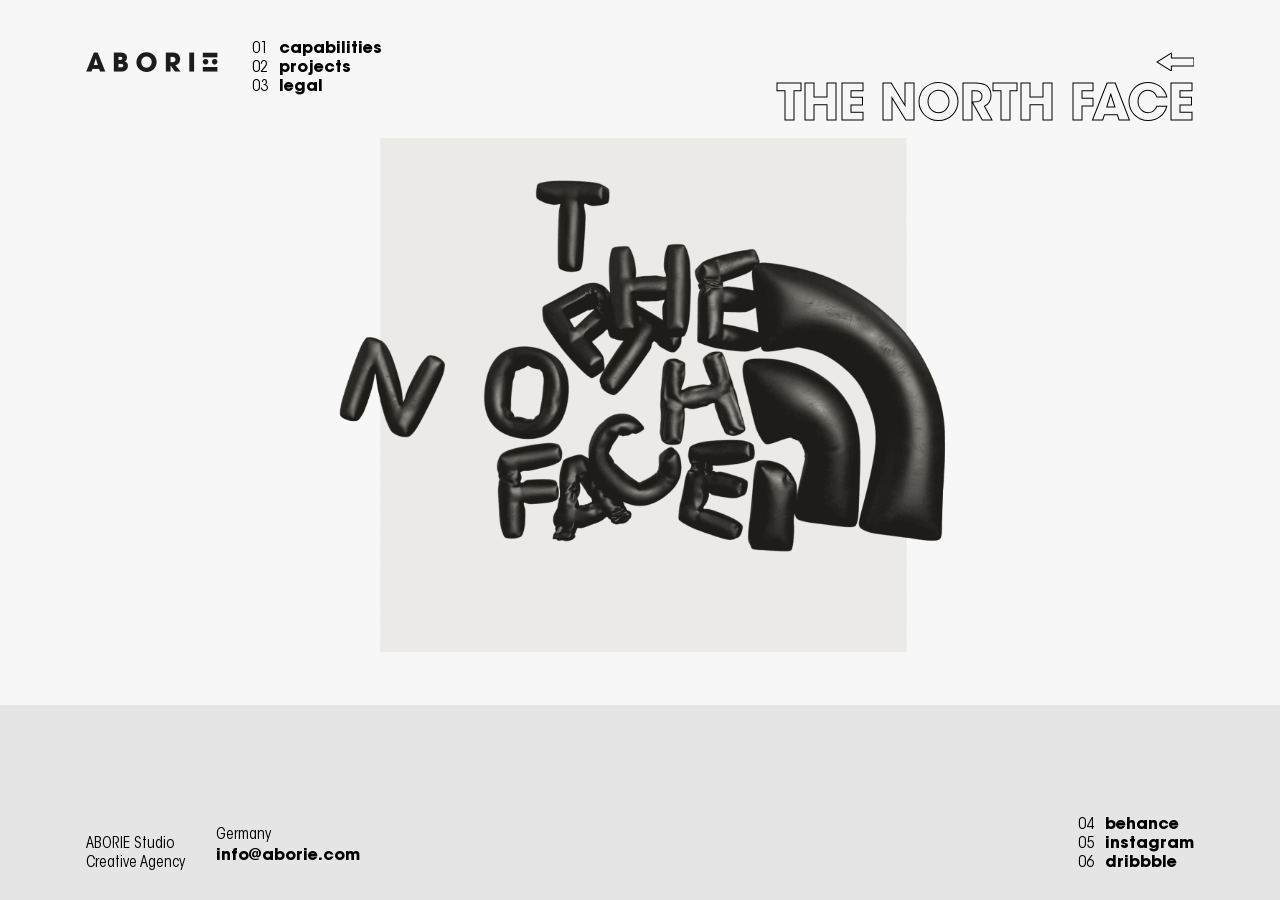
<file: project1.html>
<!DOCTYPE html>
<html lang="en">
    <head>
        <meta charset="utf-8" />
        <meta name="description" content="" />
        <meta name="viewport" content="width=device-width, initial-scale=1" />
        <meta property="og:title" content="" />
        <meta property="og:type" content="" />
        <meta property="og:url" content="" />
        <meta property="og:image" content="" />

        <title>Project1</title>
        <link rel="icon" href="assets/images/favicon.png" />

        <!-- Owl Carousel -->
        <link rel="stylesheet" href="assets/css/owl.carousel.min.css" />
        <link rel="stylesheet" href="assets/css/owl.theme.default.min.css" />
        <!-- Magnific Popup -->
        <link rel="stylesheet" href="assets/css/magnific-popup.css" />
        <!-- Bootstrap -->
        <link rel="stylesheet" href="assets/css/bootstrap.min.css" />
        <!-- Fontawesome -->
        <link rel="stylesheet" href="assets/css/fontawesome.min.css" />
        <!-- Normalize -->
        <link rel="stylesheet" href="assets/css/normalize.css" />
        <!-- Font -->
        <link rel="stylesheet" type="text/css" href="assets/fonts/stylesheet.css" />
        <!-- CSS Files -->
        <link rel="stylesheet" href="assets/css/style.css" />
        <link rel="stylesheet" href="assets/css/responsive.css" />
    </head>
    <body>
        <!--=============================================================
        ============         Start Header Section       ===========
        ==============================================================-->
        <header class="main_header project3_header project2_header project1_header">
            <div class="container">
                <div class="row">
                    <div class="col-md-12">
                        <div class="header_content project3_header_content">
                            <div class="header_left_main">
                                <div class="header_left">
                                    <a href="#"><img src="assets/images/footer_logo.png" alt="logo_image" /></a>
                                    <a href="#"><i class="fas fa-bars"></i></a>
                                </div>
                                <div class="footer_left_right footer_left_right_respon project2_left_right">
                                    <p>01 <a href="capabilities.html">capabilities</a></p>
                                    <p>02 <a href="projects.html">projects</a></p>
                                    <p>03 <a href="legal.html">legal</a></p>
                                </div>
                            </div>
                            <div class="header_right project3_header_right project2_header_right">
                                <a href="projects.html"><img src="assets/images/vector.png" alt="images" /></a>
                                <h1>THE NORTH FACE</h1>
                            </div>
                        </div>
                    </div>
                </div>
            </div>
        </header>
        <!--=============================================================
        ============         End Header Section       ===========
        ==============================================================-->

        <!--=============================================================
        ============         Start Project1 Section       ===========
        ==============================================================-->
        <section class="home_section projects_page project1_page">
            <div class="container">
                <div class="row">
                    <div class="col-md-12">
                        <div class="project2_content project1_content">
                            <img src="assets/images/project1.png" alt="images" />
                        </div>
                    </div>
                </div>
            </div>

            <div class="project1_content_main">
                <div class="container">
                    <div class="row">
                        <div class="col-md-12">
                            <div class="project1_description_all">
                                <div class="project1_content_flex">
                                    <div class="project1_content_flex_left">
                                        <p>Lorem ipsum dolor sit amet, consectetur adipiscing elit. Faucibus elit posuere posuere nunc, placerat. Vitae quisque nisl, sit egestas at enim. Morbi nullam vitae nulla risus, est massa.</p>
                                    </div>
                                    <div class="project1_content_flex_middle">
                                        <p>
                                            Lorem ipsum dolor sit amet, consectetur adipiscing elit. Sed in dolor at facilisi tristique ac laoreet fames tristique. Proin tincidunt a amet at eget eget maecenas sed integer. Elementum at
                                            fermentum nulla sollicitudin facilisi lectus. Magna morbi quam nunc eget sollicitudin sed gravida. Sed commodo integer et in cras sem ipsum maecenas placerat. Tempus elit ullamcorper suspendisse
                                            sodales fermentum sit.
                                        </p>
                                    </div>
                                    <div class="project1_content_flex_right">
                                        <h5>www.thenorthface.com</h5>
                                        <p>The North Face</p>
                                        <h5>Agency:</h5>
                                        <p>Aborie</p>
                                        <h5>Texture Artist:</h5>
                                        <p class="project1_content_flex_right_pbn">Morien Ohneisser</p>
                                    </div>
                                </div>

                                <div class="project1_content_images_all">
                                    <div class="project1_content_single_img1">
                                        <img src="assets/images/project1_content1.png" alt="images" />
                                    </div>
                                    <div class="project1_content_single_img1 project1_img_content_main_flex">
                                        <div>
                                            <img src="assets/images/project1_content2.png" alt="images" />
                                        </div>
                                        <div class="project1_img_content_flex">
                                            <p>
                                                Lorem ipsum dolor sit amet, consectetur adipiscing elit. Tortor nisi, risus, scelerisque purus massa amet tincidunt elementum. Neque, quisque eu tincidunt ullamcorper ultricies turpis
                                                tincidunt sem. Nulla amet, egestas cursus eget amet nulla est. Lectus nec velit sed risus aliquam eget pulvinar vel.
                                            </p>
                                        </div>
                                    </div>
                                    <div class="project1_content_single_img1">
                                        <img src="assets/images/project1_content3.png" alt="images" />
                                    </div>
                                    <div class="project1_content_single_img1">
                                        <img src="assets/images/project1_content4.png" alt="images" />
                                    </div>
                                    <div class="project1_content_single_img1">
                                        <img src="assets/images/project1_content5.png" alt="images" />
                                    </div>
                                    <div class="project1_content_single_img1">
                                        <img src="assets/images/project1_content6.png" alt="images" />
                                    </div>
                                </div>
                            </div>
                        </div>
                    </div>
                    <div class="row">
                        <div class="col-md-12">
                            <div class="project1_content_down_content">
                                <p>next project</p>
                                <a href="#"><h1>SAKI</h1></a>
                            </div>
                        </div>
                    </div>
                </div>
            </div>
        </section>
        <!--=============================================================
        ============         End Project1 Section         ===========
        ==============================================================-->

        <!--=============================================================
        ============         Start Footer Section         ===============
        ==============================================================-->
        <footer class="main_footer project2_footer project1_footer">
            <div class="container">
                <div class="row">
                    <div class="col-md-12">
                        <div class="main_footer_content">
                            <div class="footer_left">
                                <div class="footer_left_left project2_footer_left_left">
                                    <p>ABORIE Studio</p>
                                    <p>Creative Agency</p>
                                </div>
                                <div class="footer_left_middle project2_footer_left_left">
                                    <p>Germany</p>
                                    <a href="mailto:info@aborie.com">info@aborie.com</a>
                                </div>
                            </div>
                            <div class="footer_right project2_footer_left_left">
                                <p>04 <a href="#">behance</a></p>
                                <p>05 <a href="#">instagram</a></p>
                                <p>06 <a href="#">dribbble</a></p>
                            </div>
                        </div>
                    </div>
                </div>
            </div>
        </footer>
        <!--=============================================================
        ============             End Footer Section           ===========
        ==============================================================-->

        <!--=============================================================
        ============       Start Responsive Menu Section      ===========
        ==============================================================-->
        <footer class="main_footer projects_footer responsive_menu">
            <div class="container">
                <div class="row">
                    <div class="col-md-12">
                        <div class="main_footer_content">
                            <div class="footer_left">
                                <div class="footer_left_left">
                                    <div class="projects_footer_respon">
                                        <a href="#"><img src="assets/images/responsive_logo.png" alt="images" /></a>
                                        <a class="projects_footer_respon_img2" href="#"><img src="assets/images/vector.png" alt="images" /></a>
                                    </div>
                                    <img src="assets/images/header_logo.png" alt="images" />
                                    <a href="#"><i class="fas fa-bars"></i></a>
                                    <p class="projects_footer_respon_p1">ABORIE Studio</p>
                                    <p>Creative Agency</p>
                                </div>
                                <div class="footer_left_middle">
                                    <p>Germany</p>
                                    <a href="mailto:info@aborie.com">info@aborie.com</a>
                                </div>
                                <div class="footer_left_right project_footer_left_left">
                                    <p>01 <a href="capabilities.html">capabilities</a></p>
                                    <p>02 <a href="projects.html">projects</a></p>
                                    <p>03 <a href="legal.html">legal</a></p>
                                </div>
                            </div>
                            <div class="footer_right">
                                <p>04 <a href="#">behance</a></p>
                                <p>05 <a href="#">instagram</a></p>
                                <p>06 <a href="#">dribbble</a></p>
                            </div>
                        </div>
                    </div>
                </div>
            </div>
        </footer>
        <!--=============================================================
        ============        End Responsive Menu Section       ===========
        ==============================================================-->

        <!-- ~~~~~~~~~~ JS Files ~~~~~~~~~~-->
        <!-- jQuery -->
        <script src="assets/js/jquery.min.js"></script>
        <script src="assets/js/popper.min.js"></script>
        <!-- Bootstrap -->
        <script src="assets/js/bootstrap.min.js"></script>
        <!-- Owl Carousel -->
        <script src="assets/js/owl.carousel.min.js"></script>
        <!-- Magnific Popup -->
        <script src="assets/js/jquery.magnific-popup.min.js"></script>
        <!-- Mix it up -->
        <script src="assets/js/mixitup.min.js"></script>
        <!-- Modernizr -->
        <script src="assets/js/modernizr-3.11.2.min.js"></script>
        <!-- Custom JS (Handed)-->
        <script src="assets/js/scripts.js"></script>
        
    </body>
</html>
</file>
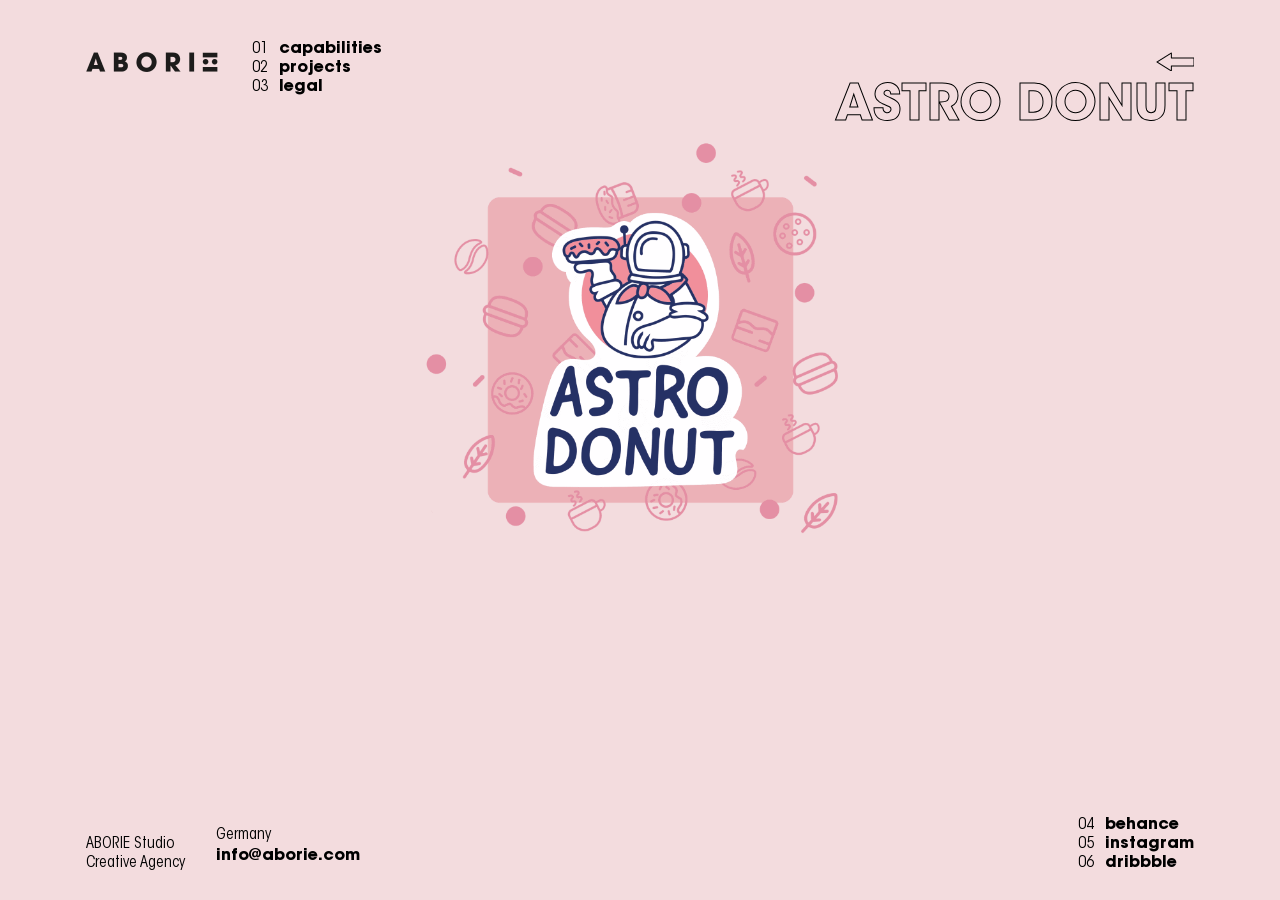
<file: project2.html>
<!DOCTYPE html>
<html lang="en">
    <head>
        <meta charset="utf-8" />
        <meta name="description" content="" />
        <meta name="viewport" content="width=device-width, initial-scale=1" />
        <meta property="og:title" content="" />
        <meta property="og:type" content="" />
        <meta property="og:url" content="" />
        <meta property="og:image" content="" />

        <title>Project2</title>
        <link rel="icon" href="assets/images/favicon.png" />

        <!-- Owl Carousel -->
        <link rel="stylesheet" href="assets/css/owl.carousel.min.css" />
        <link rel="stylesheet" href="assets/css/owl.theme.default.min.css" />
        <!-- Magnific Popup -->
        <link rel="stylesheet" href="assets/css/magnific-popup.css" />
        <!-- Bootstrap -->
        <link rel="stylesheet" href="assets/css/bootstrap.min.css" />
        <!-- Fontawesome -->
        <link rel="stylesheet" href="assets/css/fontawesome.min.css" />
        <!-- Normalize -->
        <link rel="stylesheet" href="assets/css/normalize.css" />
        <!-- Font -->
        <link rel="stylesheet" type="text/css" href="assets/fonts/stylesheet.css" />
        <!-- <link rel="stylesheet" type="text/css" href="assets/fonts/bold/stylesheet.css">
        <link rel="stylesheet" type="text/css" href="assets/fonts/medium/stylesheet.css"> -->
        <!-- CSS Files -->
        <link rel="stylesheet" href="assets/css/style.css" />
        <link rel="stylesheet" href="assets/css/responsive.css" />
    </head>
    <body>
        <!--=============================================================
        ============         Start Header Section       ===========
        ==============================================================-->
        <header class="main_header project3_header project2_header">
            <div class="container">
                <div class="row">
                    <div class="col-md-12">
                        <div class="header_content project3_header_content">
                            <div class="header_left_main">
                                <div class="header_left project2_header_left">
                                    <a href="#"><img src="assets/images/footer_logo.png" alt="logo_image" /></a>
                                    <a href="#"><i class="fas fa-bars"></i></a>
                                </div>
                                <div class="footer_left_right footer_left_right_respon project2_left_right">
                                    <p>01 <a href="capabilities.html">capabilities</a></p>
                                    <p>02 <a href="projects.html">projects</a></p>
                                    <p>03 <a href="legal.html">legal</a></p>
                                </div>
                            </div>
                            <div class="header_right project3_header_right project2_header_right">
                                <a href="projects.html"><img src="assets/images/vector.png" alt="images" /></a>
                                <h1>ASTRO DONUT</h1>
                            </div>
                        </div>
                    </div>
                </div>
            </div>
        </header>
        <!--=============================================================
        ============         End Header Section       ===========
        ==============================================================-->

        <!--=============================================================
        ============         Start Project2 Section       ===========
        ==============================================================-->
        <div class="home_section projects_page project2_page">
            <div class="container">
                <div class="row">
                    <div class="col-md-12">
                        <div class="project2_content">
                            <img src="assets/images/project2.png" alt="images" />
                        </div>
                    </div>
                </div>
            </div>
        </div>
        <!--=============================================================
        ============         End Project2 Section         ===========
        ==============================================================-->

        <!--=============================================================
        ============         Start Footer Section         ===============
        ==============================================================-->
        <footer class="main_footer project2_footer">
            <div class="container">
                <div class="row">
                    <div class="col-md-12">
                        <div class="main_footer_content">
                            <div class="footer_left">
                                <div class="footer_left_left project2_footer_left_left">
                                    <p>ABORIE Studio</p>
                                    <p>Creative Agency</p>
                                </div>
                                <div class="footer_left_middle project2_footer_left_left">
                                    <p>Germany</p>
                                    <a href="mailto:info@aborie.com">info@aborie.com</a>
                                </div>
                            </div>
                            <div class="footer_right project2_footer_left_left">
                                <p>04 <a href="#">behance</a></p>
                                <p>05 <a href="#">instagram</a></p>
                                <p>06 <a href="#">dribbble</a></p>
                            </div>
                        </div>
                    </div>
                </div>
            </div>
        </footer>
        <!--=============================================================
        ============             End Footer Section           ===========
        ==============================================================-->

        <!--=============================================================
        ============       Start Responsive Menu Section      ===========
        ==============================================================-->
        <footer class="main_footer projects_footer responsive_menu">
            <div class="container">
                <div class="row">
                    <div class="col-md-12">
                        <div class="main_footer_content">
                            <div class="footer_left">
                                <div class="footer_left_left">
                                    <div class="projects_footer_respon">
                                        <a href="#"><img src="assets/images/responsive_logo.png" alt="images" /></a>
                                        <a class="projects_footer_respon_img2" href="#"><img src="assets/images/vector.png" alt="images" /></a>
                                    </div>
                                    <img src="assets/images/header_logo.png" alt="images" />
                                    <a href="#"><i class="fas fa-bars"></i></a>
                                    <p class="projects_footer_respon_p1">ABORIE Studio</p>
                                    <p>Creative Agency</p>
                                </div>
                                <div class="footer_left_middle">
                                    <p>Germany</p>
                                    <a href="mailto:info@aborie.com">info@aborie.com</a>
                                </div>
                                <div class="footer_left_right project_footer_left_left">
                                    <p>01 <a href="capabilities.html">capabilities</a></p>
                                    <p>02 <a href="projects.html">projects</a></p>
                                    <p>03 <a href="legal.html">legal</a></p>
                                </div>
                            </div>
                            <div class="footer_right">
                                <p>04 <a href="#">behance</a></p>
                                <p>05 <a href="#">instagram</a></p>
                                <p>06 <a href="#">dribbble</a></p>
                            </div>
                        </div>
                    </div>
                </div>
            </div>
        </footer>
        <!--=============================================================
        ============        End Responsive Menu Section       ===========
        ==============================================================-->

        <!-- ~~~~~~~~~~ JS Files ~~~~~~~~~~-->
        <!-- jQuery -->
        <script src="assets/js/jquery.min.js"></script>
        <script src="assets/js/popper.min.js"></script>
        <!-- Bootstrap -->
        <script src="assets/js/bootstrap.min.js"></script>
        <!-- Owl Carousel -->
        <script src="assets/js/owl.carousel.min.js"></script>
        <!-- Magnific Popup -->
        <script src="assets/js/jquery.magnific-popup.min.js"></script>
        <!-- Mix it up -->
        <script src="assets/js/mixitup.min.js"></script>
        <!-- Modernizr -->
        <script src="assets/js/modernizr-3.11.2.min.js"></script>
        <!-- Custom JS (Handed)-->
        <script src="assets/js/scripts.js"></script>
    </body>
</html>
</file>
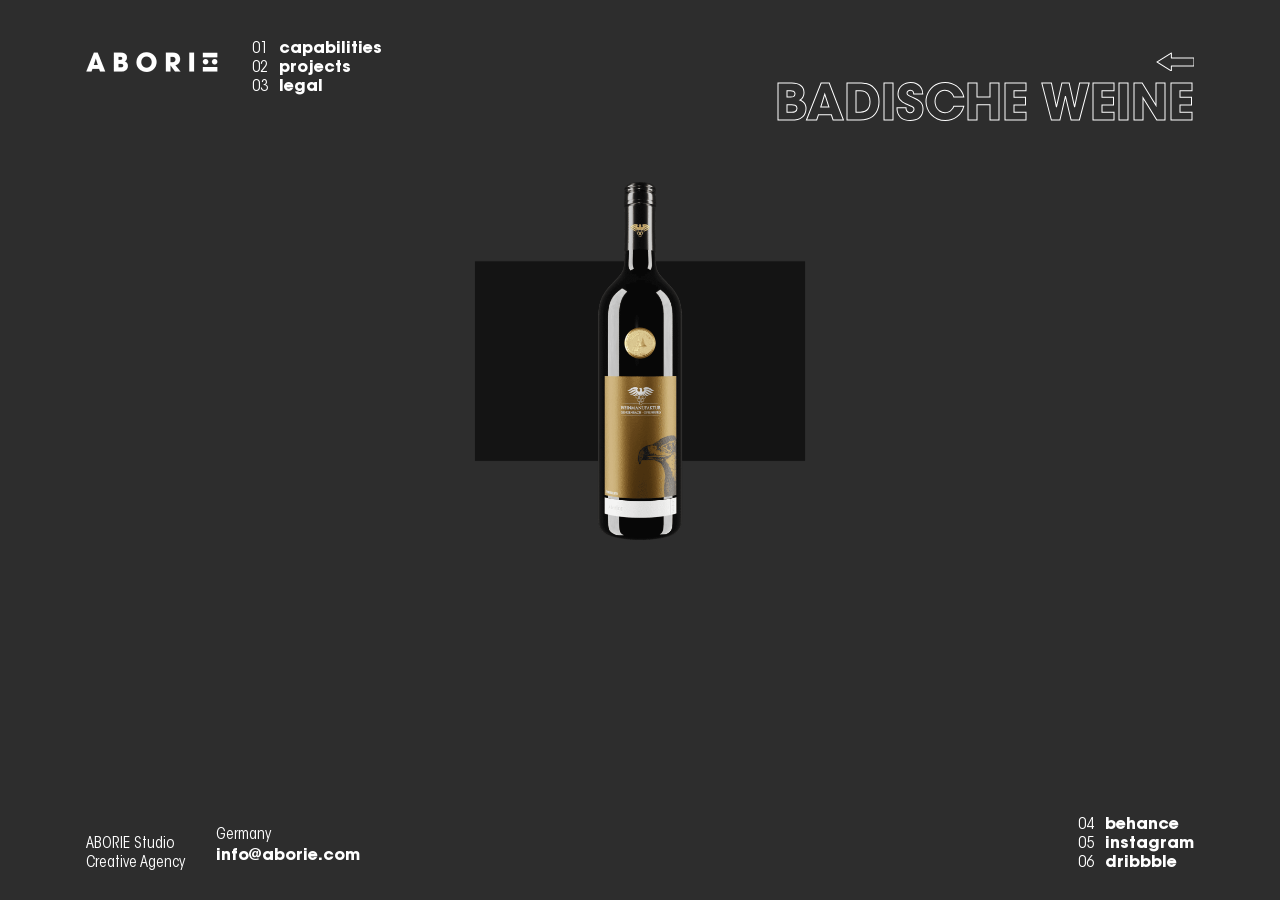
<file: project3.html>
<!DOCTYPE html>
<html lang="en">
    <head>
        <meta charset="utf-8" />
        <meta name="description" content="" />
        <meta name="viewport" content="width=device-width, initial-scale=1" />
        <meta property="og:title" content="" />
        <meta property="og:type" content="" />
        <meta property="og:url" content="" />
        <meta property="og:image" content="" />

        <title>Project3</title>
        <link rel="icon" href="assets/images/favicon.png" />

        <!-- Owl Carousel -->
        <link rel="stylesheet" href="assets/css/owl.carousel.min.css" />
        <link rel="stylesheet" href="assets/css/owl.theme.default.min.css" />
        <!-- Magnific Popup -->
        <link rel="stylesheet" href="assets/css/magnific-popup.css" />
        <!-- Bootstrap -->
        <link rel="stylesheet" href="assets/css/bootstrap.min.css" />
        <!-- Fontawesome -->
        <link rel="stylesheet" href="assets/css/fontawesome.min.css" />
        <!-- Normalize -->
        <link rel="stylesheet" href="assets/css/normalize.css" />
        <!-- Font -->
        <link rel="stylesheet" type="text/css" href="assets/fonts/stylesheet.css" />
        <!-- CSS Files -->
        <link rel="stylesheet" href="assets/css/style.css" />
        <link rel="stylesheet" href="assets/css/responsive.css" />
    </head>
    <body>
        <!--=============================================================
        ============         Start Header Section       ===========
        ==============================================================-->
        <header class="main_header project3_header">
            <div class="container">
                <div class="row">
                    <div class="col-md-12">
                        <div class="header_content project3_header_content">
                            <div class="header_left_main">
                                <div class="header_left">
                                    <a href="#"><img src="assets/images/header_logo.png" alt="logo_image" /></a>
                                    <a href="#"><i class="fas fa-bars"></i></a>
                                </div>
                                <div class="footer_left_right footer_left_right_respon project3_scroll_color">
                                    <p>01 <a href="capabilities.html">capabilities</a></p>
                                    <p>02 <a href="projects.html">projects</a></p>
                                    <p>03 <a href="legal.html">legal</a></p>
                                </div>
                            </div>
                            <div class="header_right project3_header_right">
                                <a href="projects.html"><img src="assets/images/vector2.png" alt="images" /></a>
                                <h1>BADISCHE WEINE</h1>
                            </div>
                        </div>
                    </div>
                </div>
            </div>
        </header>
        <!--=============================================================
        ============         End Header Section       ===========
        ==============================================================-->

        <!--=============================================================
        ============         Start Project3 Section       ===========
        ==============================================================-->
        <div class="home_section projects_page capabilities_page project3_page">
            <div class="container">
                <div class="row">
                    <div class="col-md-12">
                        <div class="project3_content project3_bottle_img">
                            <img src="assets/images/project3.png" alt="images" />
                        </div>
                    </div>
                </div>
            </div>
        </div>
        <!--=============================================================
        ============         End Project3 Section         ===========
        ==============================================================-->

        <!--=============================================================
        ============             Start Footer Section         ===========
        ==============================================================-->
        <footer class="main_footer project3_footer">
            <div class="container">
                <div class="row">
                    <div class="col-md-12">
                        <div class="main_footer_content">
                            <div class="footer_left">
                                <div class="footer_left_left">
                                    <p>ABORIE Studio</p>
                                    <p>Creative Agency</p>
                                </div>
                                <div class="footer_left_middle project_footer_txt">
                                    <p>Germany</p>
                                    <a href="mailto:info@aborie.com">info@aborie.com</a>
                                </div>
                            </div>
                            <div class="footer_right">
                                <p>04 <a href="#">behance</a></p>
                                <p>05 <a href="#">instagram</a></p>
                                <p>06 <a href="#">dribbble</a></p>
                            </div>
                        </div>
                    </div>
                </div>
            </div>
        </footer>
        <!--=============================================================
        ============             End Footer Section           ===========
        ==============================================================-->

        <!--=============================================================
        ============       Start Responsive Menu Section      ===========
        ==============================================================-->
        <footer class="main_footer projects_footer responsive_menu">
            <div class="container">
                <div class="row">
                    <div class="col-md-12">
                        <div class="main_footer_content">
                            <div class="footer_left">
                                <div class="footer_left_left">
                                    <div class="projects_footer_respon">
                                        <a href="#"><img src="assets/images/responsive_logo.png" alt="images" /></a>
                                        <a class="projects_footer_respon_img2" href="#"><img src="assets/images/vector.png" alt="images" /></a>
                                    </div>
                                    <img src="assets/images/header_logo.png" alt="images" />
                                    <a href="#"><i class="fas fa-bars"></i></a>
                                    <p class="projects_footer_respon_p1">ABORIE Studio</p>
                                    <p>Creative Agency</p>
                                </div>
                                <div class="footer_left_middle project_footer_txt">
                                    <p>Germany</p>
                                    <a href="mailto:info@aborie.com">info@aborie.com</a>
                                </div>
                                <div class="footer_left_right project_footer_left_left">
                                    <p>01 <a href="capabilities.html">capabilities</a></p>
                                    <p>02 <a href="projects.html">projects</a></p>
                                    <p>03 <a href="legal.html">legal</a></p>
                                </div>
                            </div>
                            <div class="footer_right">
                                <p>04 <a href="#">behance</a></p>
                                <p>05 <a href="#">instagram</a></p>
                                <p>06 <a href="#">dribbble</a></p>
                            </div>
                        </div>
                    </div>
                </div>
            </div>
        </footer>
        <!--=============================================================
        ============        End Responsive Menu Section       ===========
        ==============================================================-->

        <!-- ~~~~~~~~~~ JS Files ~~~~~~~~~~-->
        <!-- jQuery -->
        <script src="assets/js/jquery.min.js"></script>
        <script src="assets/js/popper.min.js"></script>
        <!-- Bootstrap -->
        <script src="assets/js/bootstrap.min.js"></script>
        <!-- Owl Carousel -->
        <script src="assets/js/owl.carousel.min.js"></script>
        <!-- Magnific Popup -->
        <script src="assets/js/jquery.magnific-popup.min.js"></script>
        <!-- Mix it up -->
        <script src="assets/js/mixitup.min.js"></script>
        <!-- Modernizr -->
        <script src="assets/js/modernizr-3.11.2.min.js"></script>
        <!-- Custom JS (Handed)-->
        <script src="assets/js/scripts.js"></script>
        
    </body>
</html>
</file>
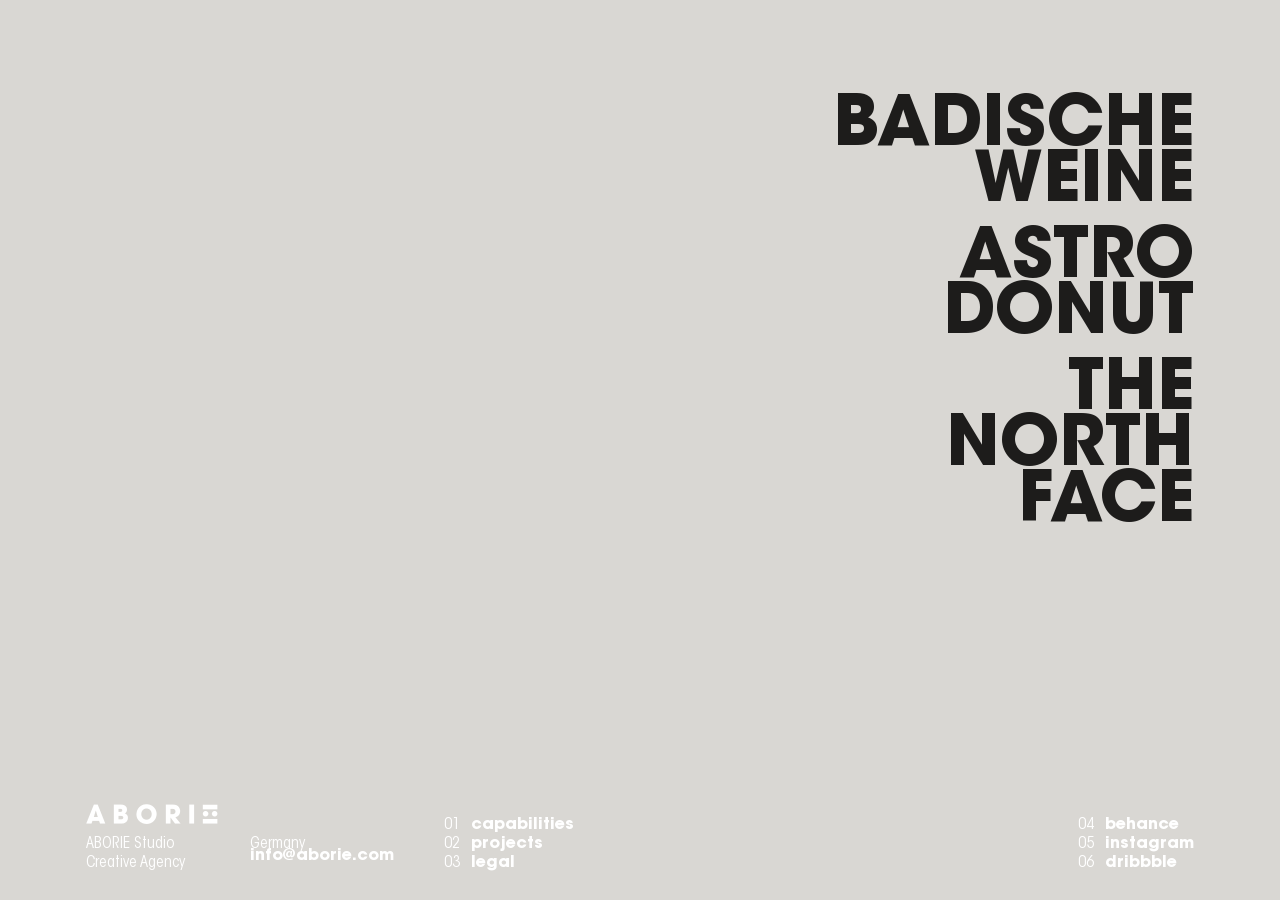
<file: projects.html>
<!DOCTYPE html>
<html lang="en">
    <head>
        <meta charset="utf-8" />
        <meta name="description" content="" />
        <meta name="viewport" content="width=device-width, initial-scale=1" />
        <meta property="og:title" content="" />
        <meta property="og:type" content="" />
        <meta property="og:url" content="" />
        <meta property="og:image" content="" />

        <title>Projects</title>
        <link rel="icon" href="assets/images/favicon.png" />

        <!-- Owl Carousel -->
        <link rel="stylesheet" href="assets/css/owl.carousel.min.css" />
        <link rel="stylesheet" href="assets/css/owl.theme.default.min.css" />
        <!-- Magnific Popup -->
        <link rel="stylesheet" href="assets/css/magnific-popup.css" />
        <!-- Bootstrap -->
        <link rel="stylesheet" href="assets/css/bootstrap.min.css" />
        <!-- Fontawesome -->
        <link rel="stylesheet" href="assets/css/fontawesome.min.css" />
        <!-- Normalize -->
        <link rel="stylesheet" href="assets/css/normalize.css" />
        <!-- animation css -->
        <link rel="stylesheet" href="assets/css/base-1.css" />
        <link rel="stylesheet" href="assets/css/base-2.css" />
        <!-- Font -->
        <link rel="stylesheet" type="text/css" href="assets/fonts/stylesheet.css" />
        <!-- CSS Files -->
        <link rel="stylesheet" href="assets/css/style.css" />
        <link rel="stylesheet" href="assets/css/responsive.css" />
    </head>
    <body>
        <!--=============================================================
        ============         Start Header Section       ===========
        ==============================================================-->
        <header class="main_header project3_header projects_page_header">
            <div class="container">
                <div class="row">
                    <div class="col-md-12">
                        <div class="header_content project3_header_content">
                            <div class="header_left_main">
                                <div class="header_left">
                                    <a href="#"><img src="assets/images/header_logo.png" alt="logo_image" /></a>
                                    <a href="#"><i class="fas fa-bars"></i></a>
                                </div>
                                <div class="footer_left_right project3_scroll_color">
                                    <p>01 <a href="capabilities.html">capabilities</a></p>
                                    <p>02 <a href="projects.html">projects</a></p>
                                    <p>03 <a href="legal.html">legal</a></p>
                                </div>
                            </div>
                        </div>
                    </div>
                </div>
            </div>
        </header>
        <!--=============================================================
        ============         End Header Section       ===========
        ==============================================================-->
        <!--=============================================================
        ============            Start Projects Section            ===========
        ==============================================================-->
        <section class="home_section projects_page">
            <div class="container">
                <div class="row">
                    <div class="col-md-12">
                        <div class="projects_content">
                            <div class="projects_content1">
                                <a href="project3.html" class="project_h1_pos_rel">
                                    BADISCHE WEINE
                                    <span class="projects_content1_hover"><img src="assets/images/hover_3.png" alt="images" />
                                    </span>
                                </a>
                            </div>
                            <div class="projects_content2">
                                <a href="project2.html" class="project_h1_pos_rel2">
                                    ASTRO DONUT
                                    <span class="projects_content2_hover"><img src="assets/images/hover_2.png" alt="images" />
                                    </span>
                                </a>
                            </div>
                            <div class="projects_content3">
                                <a href="project1.html" class="project_h1_pos_rel3">
                                    THE NORTH FACE
                                    <span class="projects_content3_hover"><img src="assets/images/hover_1.png" alt="images" />
                                    </span>
                                </a>
                            </div>
                            <div class="projects_content4">
                                <a href="#" class="project_h1_pos_rel3">SAKI MONOLO</a>
                            </div>
                        </div>
                        <div class="cursor">
                            <svg class="cursor__line cursor__line--horizontal" viewBox="0 0 200 20" preserveAspectRatio="none">
                                <defs>
                                    <filter id="filter-noise-x" x="-50%" y="-50%" width="200%" height="200%" filterUnits="objectBoundingBox">
                                        <feTurbulence type="fractalNoise" baseFrequency="0" numOctaves="1" result="warp"></feTurbulence>
                                        <feOffset dx="-30" result="warpOffset"></feOffset>
                                        <feDisplacementMap xChannelSelector="R" yChannelSelector="G" scale="30" in="SourceGraphic" in2="warpOffset"></feDisplacementMap>
                                    </filter>
                                </defs>
                                <line class="cursor__line-element" x1="0" y1="10" x2="200" y2="10" shape-rendering="crispEdges" vector-effect="non-scaling-stroke"></line>
                            </svg>
                            <svg class="cursor__line cursor__line--vertical" viewBox="0 0 20 200" preserveAspectRatio="none">
                                <defs>
                                    <filter id="filter-noise-y" x="-50%" y="-50%" width="200%" height="200%" filterUnits="objectBoundingBox">
                                        <feTurbulence type="fractalNoise" baseFrequency="0" numOctaves="1" result="warp"></feTurbulence>
                                        <feOffset dy="-30" result="warpOffset"></feOffset>
                                        <feDisplacementMap xChannelSelector="R" yChannelSelector="G" scale="30" in="SourceGraphic" in2="warpOffset"></feDisplacementMap>
                                    </filter>
                                </defs>
                                <line class="cursor__line-element" x1="10" y1="0" x2="10" y2="200" shape-rendering="crispEdges" vector-effect="non-scaling-stroke"></line>
                            </svg>
                        </div>
                    </div>
                </div>
            </div>
        </section>
        <!--=============================================================
        ============             End Projects Section         ===========
        ==============================================================-->

        <!--=============================================================
        ============             Start Footer Section         ===========
        ==============================================================-->
        <footer class="main_footer capabilities_footer projects_fo_design">
            <div class="container">
                <div class="row">
                    <div class="col-md-12">
                        <div class="main_footer_content">
                            <div class="footer_left">
                                <div class="footer_left_left capabilities_footer_left_left projects_fo_des_clr">
                                    <img src="assets/images/header_logo.png" alt="images" />
                                    <p>ABORIE Studio</p>
                                    <p>Creative Agency</p>
                                </div>
                                <div class="footer_left_middle capabilities_footer_left_left projects_fo_des_clr project_footer_txt pro_txt_data">
                                    <p>Germany</p>
                                    <a href="mailto:info@aborie.com">info@aborie.com</a>
                                </div>
                                <div class="footer_left_right capabilities_footer_left_left projects_fo_des_clr">
                                    <p>01 <a href="capabilities.html">capabilities</a></p>
                                    <p>02 <a href="projects.html">projects</a></p>
                                    <p>03 <a href="legal.html">legal</a></p>
                                </div>
                            </div>
                            <div class="footer_right capabilities_footer_left_left projects_fo_des_clr">
                                <p>04 <a href="#">behance</a></p>
                                <p>05 <a href="#">instagram</a></p>
                                <p>06 <a href="#">dribbble</a></p>
                            </div>
                        </div>
                    </div>
                </div>
            </div>
        </footer>
        <!--=============================================================
        ============             End Footer Section           ===========
        ==============================================================-->

        <!--=============================================================
        ============       Start Responsive Menu Section      ===========
        ==============================================================-->
        <footer class="main_footer projects_footer">
            <div class="container">
                <div class="row">
                    <div class="col-md-12">
                        <div class="main_footer_content">
                            <div class="footer_left">
                                <div class="footer_left_left">
                                    <div class="projects_footer_respon">
                                        <a href="#"><img src="assets/images/responsive_logo.png" alt="images" /></a>
                                        <a class="projects_footer_respon_img2" href="#"><img src="assets/images/vector.png" alt="images" /></a>
                                    </div>
                                    <img src="assets/images/header_logo.png" alt="images" />
                                    <a href="#"><i class="fas fa-bars"></i></a>
                                    <p class="projects_footer_respon_p1">ABORIE Studio</p>
                                    <p>Creative Agency</p>
                                </div>
                                <div class="footer_left_middle project_footer_txt">
                                    <p>Germany</p>
                                    <a href="mailto:info@aborie.com">info@aborie.com</a>
                                </div>
                                <div class="footer_left_right project_footer_left_left">
                                    <p>01 <a href="capabilities.html">capabilities</a></p>
                                    <p>02 <a href="projects.html">projects</a></p>
                                    <p>03 <a href="legal.html">legal</a></p>
                                </div>
                            </div>
                            <div class="footer_right">
                                <p>04 <a href="#">behance</a></p>
                                <p>05 <a href="#">instagram</a></p>
                                <p>06 <a href="#">dribbble</a></p>
                            </div>
                        </div>
                    </div>
                </div>
            </div>
        </footer>
        <!--=============================================================
        ============        End Responsive Menu Section       ===========
        ==============================================================-->

        <!-- ~~~~~~~~~~ JS Files ~~~~~~~~~~-->
        <!-- jQuery -->
        <script src="assets/js/jquery.min.js"></script>
        <script src="assets/js/popper.min.js"></script>
        <!-- Bootstrap -->
        <script src="assets/js/bootstrap.min.js"></script>
        <!-- Owl Carousel -->
        <script src="assets/js/owl.carousel.min.js"></script>
        <!-- Magnific Popup -->
        <script src="assets/js/jquery.magnific-popup.min.js"></script>
        <!-- Mix it up -->
        <script src="assets/js/mixitup.min.js"></script>
        <!-- Modernizr -->
        <script src="assets/js/modernizr-3.11.2.min.js"></script>
        <!-- animations js -->
        <script src="assets/js/animation.js"></script>
        <!-- Custom JS (Handed)-->
        <script src="assets/js/scripts.js"></script>
        
    </body>
</html>
</file>
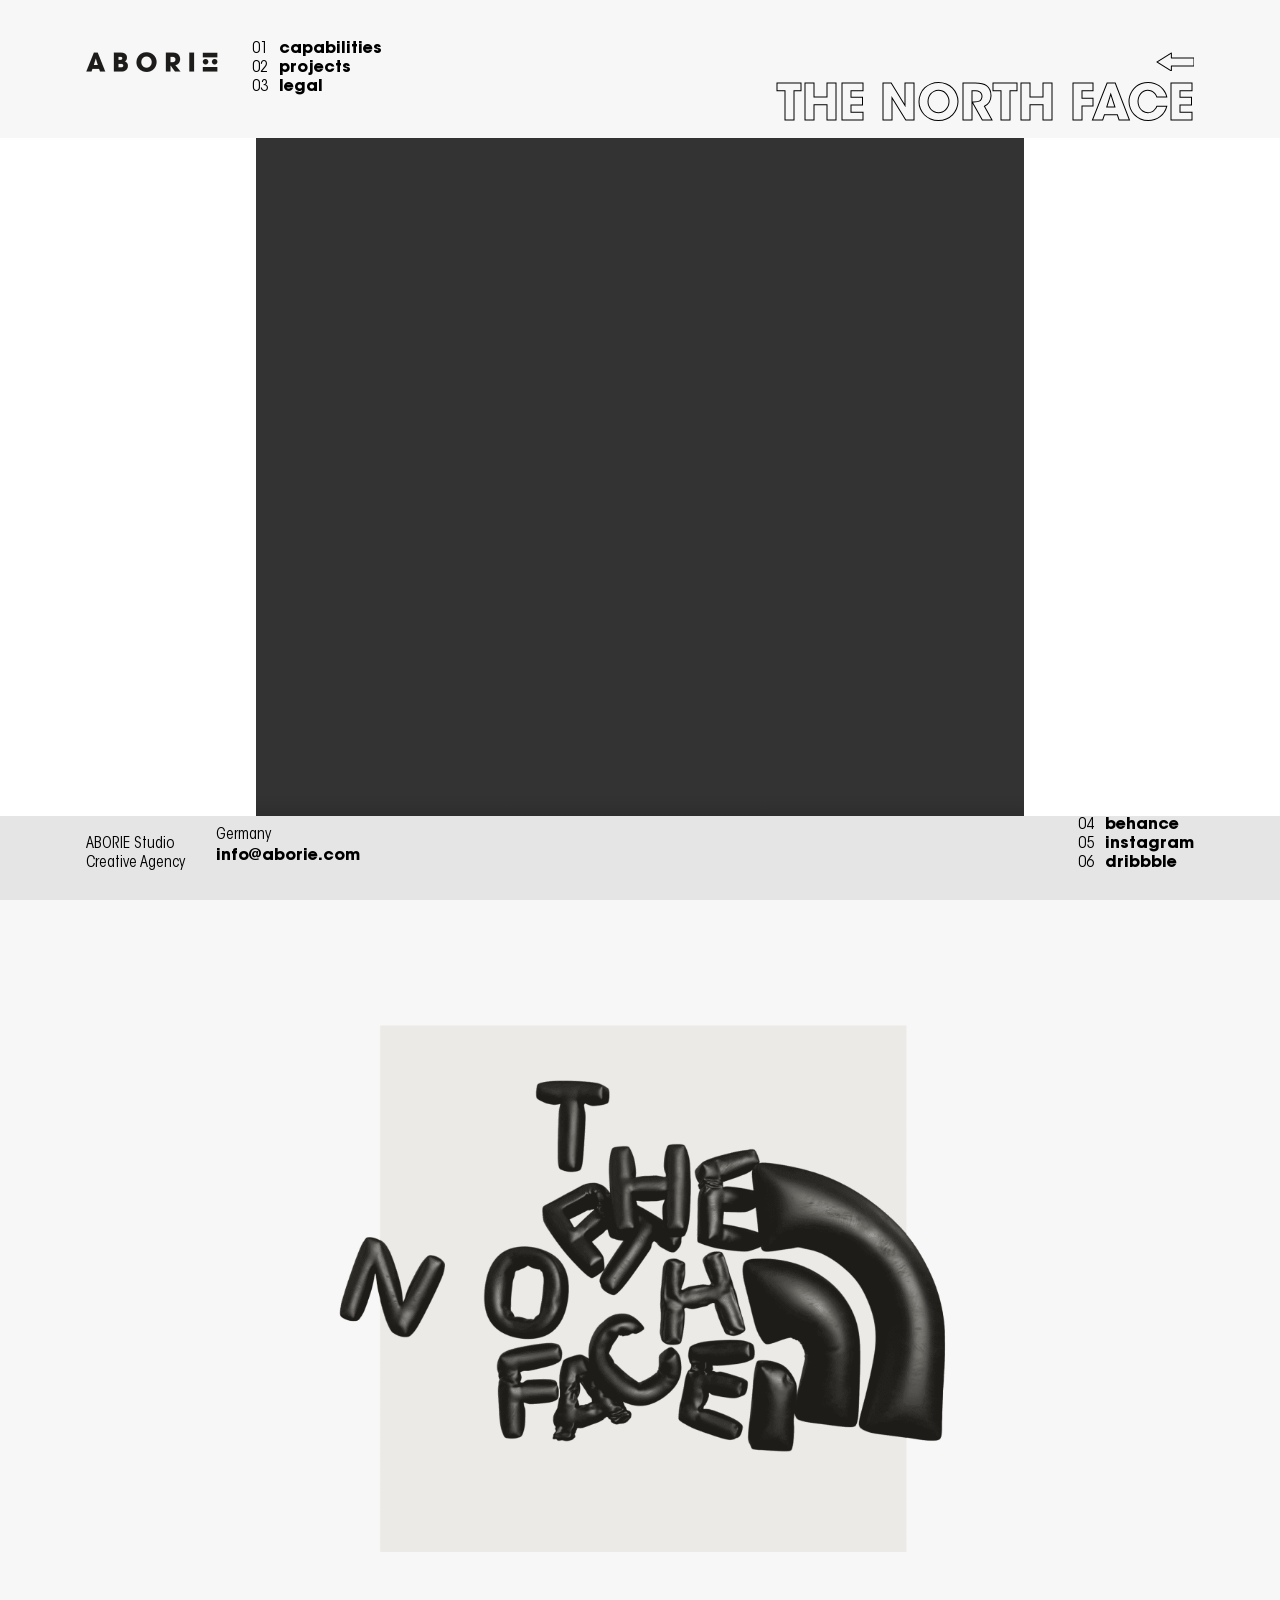
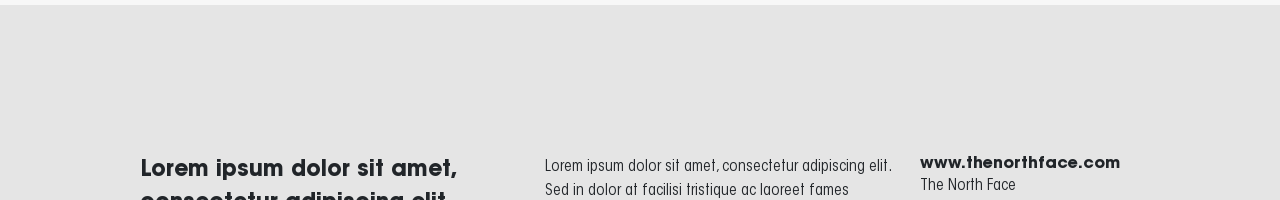
<file: assets/project1.html>
<!DOCTYPE html>
<html lang="en">
    <head>
        <meta charset="utf-8" />
        <meta name="description" content="" />
        <meta name="viewport" content="width=device-width, initial-scale=1" />
        <meta property="og:title" content="" />
        <meta property="og:type" content="" />
        <meta property="og:url" content="" />
        <meta property="og:image" content="" />

        <title>Project1</title>
        <link rel="icon" href="assets/images/favicon.png" />

        <!-- Owl Carousel -->
        <link rel="stylesheet" href="assets/css/owl.carousel.min.css" />
        <link rel="stylesheet" href="assets/css/owl.theme.default.min.css" />
        <!-- Magnific Popup -->
        <link rel="stylesheet" href="assets/css/magnific-popup.css" />
        <!-- Bootstrap -->
        <link rel="stylesheet" href="assets/css/bootstrap.min.css" />
        <!-- Fontawesome -->
        <link rel="stylesheet" href="assets/css/fontawesome.min.css" />
        <!-- Normalize -->
        <link rel="stylesheet" href="assets/css/normalize.css" />
        <!-- Font -->
        <link rel="stylesheet" type="text/css" href="assets/fonts/stylesheet.css" />
        <!-- CSS Files -->
        <link rel="stylesheet" href="assets/css/style.css" />
        <link rel="stylesheet" href="assets/css/responsive.css" />
    </head>
    <body>
        <!--=============================================================
        ============         Start Header Section       ===========
        ==============================================================-->
        <header class="main_header project3_header project2_header project1_header">
            <div class="container">
                <div class="row">
                    <div class="col-md-12">
                        <div class="header_content project3_header_content">
                            <div class="header_left_main">
                                <div class="header_left">
                                    <a href="#"><img src="assets/images/footer_logo.png" alt="logo_image" /></a>
                                    <a href="#"><i class="fas fa-bars"></i></a>
                                </div>
                                <div class="footer_left_right footer_left_right_respon project2_left_right">
                                    <p>01 <a href="capabilities.html">capabilities</a></p>
                                    <p>02 <a href="projects.html">projects</a></p>
                                    <p>03 <a href="legal.html">legal</a></p>
                                </div>
                            </div>
                            <div class="header_right project3_header_right project2_header_right">
                                <a href="projects.html"><img src="assets/images/vector.png" alt="images" /></a>
                                <h1>THE NORTH FACE</h1>
                            </div>
                        </div>
                    </div>
                </div>
            </div>
        </header>
        <!--=============================================================
        ============         End Header Section       ===========
        ==============================================================-->

        <!--=============================================================
        ============            Start video Section            ===========
        ==============================================================-->
        <div class="video_main_area video_load">
            <video id="video" src="assets/video/logoanimation.mp4" muted autoplay loop playsinline></video>
        </div>

        <!--=============================================================
        ============             End video Section         ===========
        ==============================================================-->

        <!--=============================================================
        ============         Start Project1 Section       ===========
        ==============================================================-->
        <section class="home_section projects_page project1_page">
            <div class="container">
                <div class="row">
                    <div class="col-md-12">
                        <div class="project2_content project1_content">
                            <img src="assets/images/project1.png" alt="images" />
                        </div>
                    </div>
                </div>
            </div>

            <div class="project1_content_main">
                <div class="container">
                    <div class="row">
                        <div class="col-md-12">
                            <div class="project1_description_all">
                                <div class="project1_content_flex">
                                    <div class="project1_content_flex_left">
                                        <p>Lorem ipsum dolor sit amet, consectetur adipiscing elit. Faucibus elit posuere posuere nunc, placerat. Vitae quisque nisl, sit egestas at enim. Morbi nullam vitae nulla risus, est massa.</p>
                                    </div>
                                    <div class="project1_content_flex_middle">
                                        <p>
                                            Lorem ipsum dolor sit amet, consectetur adipiscing elit. Sed in dolor at facilisi tristique ac laoreet fames tristique. Proin tincidunt a amet at eget eget maecenas sed integer. Elementum at
                                            fermentum nulla sollicitudin facilisi lectus. Magna morbi quam nunc eget sollicitudin sed gravida. Sed commodo integer et in cras sem ipsum maecenas placerat. Tempus elit ullamcorper suspendisse
                                            sodales fermentum sit.
                                        </p>
                                    </div>
                                    <div class="project1_content_flex_right">
                                        <h5>www.thenorthface.com</h5>
                                        <p>The North Face</p>
                                        <h5>Agency:</h5>
                                        <p>Aborie</p>
                                        <h5>Texture Artist:</h5>
                                        <p class="project1_content_flex_right_pbn">Morien Ohneisser</p>
                                    </div>
                                </div>

                                <div class="project1_content_images_all">
                                    <div class="project1_content_single_img1">
                                        <img src="assets/images/project1_content1.png" alt="images" />
                                    </div>
                                    <div class="project1_content_single_img1 project1_img_content_main_flex">
                                        <div>
                                            <img src="assets/images/project1_content2.png" alt="images" />
                                        </div>
                                        <div class="project1_img_content_flex">
                                            <p>
                                                Lorem ipsum dolor sit amet, consectetur adipiscing elit. Tortor nisi, risus, scelerisque purus massa amet tincidunt elementum. Neque, quisque eu tincidunt ullamcorper ultricies turpis
                                                tincidunt sem. Nulla amet, egestas cursus eget amet nulla est. Lectus nec velit sed risus aliquam eget pulvinar vel.
                                            </p>
                                        </div>
                                    </div>
                                    <div class="project1_content_single_img1">
                                        <img src="assets/images/project1_content3.png" alt="images" />
                                    </div>
                                    <div class="project1_content_single_img1">
                                        <img src="assets/images/project1_content4.png" alt="images" />
                                    </div>
                                    <div class="project1_content_single_img1">
                                        <img src="assets/images/project1_content5.png" alt="images" />
                                    </div>
                                    <div class="project1_content_single_img1">
                                        <img src="assets/images/project1_content6.png" alt="images" />
                                    </div>
                                </div>
                            </div>
                        </div>
                    </div>
                    <div class="row">
                        <div class="col-md-12">
                            <div class="project1_content_down_content">
                                <p>next project</p>
                                <a href="#"><h1>SAKI</h1></a>
                            </div>
                        </div>
                    </div>
                </div>
            </div>
        </section>
        <!--=============================================================
        ============         End Project1 Section         ===========
        ==============================================================-->

        <!--=============================================================
        ============         Start Footer Section         ===============
        ==============================================================-->
        <footer class="main_footer project2_footer project1_footer">
            <div class="container">
                <div class="row">
                    <div class="col-md-12">
                        <div class="main_footer_content">
                            <div class="footer_left">
                                <div class="footer_left_left project2_footer_left_left">
                                    <p>ABORIE Studio</p>
                                    <p>Creative Agency</p>
                                </div>
                                <div class="footer_left_middle project2_footer_left_left">
                                    <p>Germany</p>
                                    <a href="mailto:info@aborie.com">info@aborie.com</a>
                                </div>
                            </div>
                            <div class="footer_right project2_footer_left_left">
                                <p>04 <a href="#">behance</a></p>
                                <p>05 <a href="#">instagram</a></p>
                                <p>06 <a href="#">dribbble</a></p>
                            </div>
                        </div>
                    </div>
                </div>
            </div>
        </footer>
        <!--=============================================================
        ============             End Footer Section           ===========
        ==============================================================-->

        <!--=============================================================
        ============       Start Responsive Menu Section      ===========
        ==============================================================-->
        <footer class="main_footer projects_footer responsive_menu">
            <div class="container">
                <div class="row">
                    <div class="col-md-12">
                        <div class="main_footer_content">
                            <div class="footer_left">
                                <div class="footer_left_left">
                                    <div class="projects_footer_respon">
                                        <a href="#"><img src="assets/images/responsive_logo.png" alt="images" /></a>
                                        <a class="projects_footer_respon_img2" href="#"><img src="assets/images/vector.png" alt="images" /></a>
                                    </div>
                                    <img src="assets/images/header_logo.png" alt="images" />
                                    <a href="#"><i class="fas fa-bars"></i></a>
                                    <p class="projects_footer_respon_p1">ABORIE Studio</p>
                                    <p>Creative Agency</p>
                                </div>
                                <div class="footer_left_middle">
                                    <p>Germany</p>
                                    <a href="mailto:info@aborie.com">info@aborie.com</a>
                                </div>
                                <div class="footer_left_right project_footer_left_left">
                                    <p>01 <a href="capabilities.html">capabilities</a></p>
                                    <p>02 <a href="projects.html">projects</a></p>
                                    <p>03 <a href="legal.html">legal</a></p>
                                </div>
                            </div>
                            <div class="footer_right">
                                <p>04 <a href="#">behance</a></p>
                                <p>05 <a href="#">instagram</a></p>
                                <p>06 <a href="#">dribbble</a></p>
                            </div>
                        </div>
                    </div>
                </div>
            </div>
        </footer>
        <!--=============================================================
        ============        End Responsive Menu Section       ===========
        ==============================================================-->

        <!-- ~~~~~~~~~~ JS Files ~~~~~~~~~~-->
        <!-- jQuery -->
        <script src="assets/js/jquery.min.js"></script>
        <script src="assets/js/popper.min.js"></script>
        <!-- Bootstrap -->
        <script src="assets/js/bootstrap.min.js"></script>
        <!-- Owl Carousel -->
        <script src="assets/js/owl.carousel.min.js"></script>
        <!-- Magnific Popup -->
        <script src="assets/js/jquery.magnific-popup.min.js"></script>
        <!-- Mix it up -->
        <script src="assets/js/mixitup.min.js"></script>
        <!-- Modernizr -->
        <script src="assets/js/modernizr-3.11.2.min.js"></script>
        <!-- Custom JS (Handed)-->
        <script src="assets/js/scripts.js"></script>

        <script>
            setTimeout(function() {
                $('.video_load').fadeOut('fast');
            }, 5000);
        </script>
        
    </body>
</html>
</file>
<file: assets/css/base-1.css>
*,
*::after,
*::before {
	box-sizing: border-box;
}

:root {
	font-size: 16px;
}

body {
	margin: 0;
	--color-text: #111;
	--color-bg: #f0f0f0;
	--color-link: #d03939;
	--color-link-hover: #000;
	--color-menu: #000;
	color: var(--color-text);
	background-color: var(--color-bg);
	font-family: -apple-system, BlinkMacSystemFont, Segoe UI, Helvetica, Arial, sans-serif;
	-webkit-font-smoothing: antialiased;
	-moz-osx-font-smoothing: grayscale;
	font-family: highgate, sans-serif;
	--cursor-stroke: #000;
	--cursor-stroke-width: 1px;
}

/* Page Loader */
.js .loading::before,
.js .loading::after {
	content: '';
	position: fixed;
	z-index: 1000;
}

.js .loading::before {
	top: 0;
	left: 0;
	width: 100%;
	height: 100%;
	background: var(--color-bg);
}

.js .loading::after {
	top: 50%;
	left: 50%;
	width: 60px;
	height: 60px;
	margin: -30px 0 0 -30px;
	border-radius: 50%;
	opacity: 0.4;
	background: var(--color-link);
	animation: loaderAnim 0.7s linear infinite alternate forwards;

}

@keyframes loaderAnim {
	to {
		opacity: 1;
		transform: scale3d(0.5,0.5,1);
	}
}

a {
	text-decoration: underline;
	color: var(--color-link);
	outline: none;
}

a:hover {
	color: var(--color-link-hover);
	outline: none;
}

/* Better focus styles from https://developer.mozilla.org/en-US/docs/Web/CSS/:focus-visible */
a:focus {
	/* Provide a fallback style for browsers
	 that don't support :focus-visible */
	outline: none;
	background: lightgrey;
}

a:focus:not(:focus-visible) {
	/* Remove the focus indicator on mouse-focus for browsers
	 that do support :focus-visible */
	background: transparent;
}

a:focus-visible {
	/* Draw a very noticeable focus style for
	 keyboard-focus on browsers that do support
	 :focus-visible */
	outline: 2px solid red;
	background: transparent;
}

.unbutton {
	background: none;
	border: 0;
	padding: 0;
	margin: 0;
	font: inherit;
}

.unbutton:focus {
	outline: none;
}

.frame {
	padding: 3rem 5vw;
	text-align: center;
	position: relative;
	z-index: 1000;
}

.frame__title {
	font-size: 1rem;
	margin: 0 0 1rem;
	font-weight: normal;
}

.frame__links {
	display: inline;
}

.frame__links a:not(:last-child),
.frame__demos a:not(:last-child) {
	margin-right: 1rem;
}

.frame__demos {
	margin: 1rem 0;
}

.frame__demo--current,
.frame__demo--current:hover {
	color: var(--color-text);
}

.menu {
	display: flex;
	flex-direction: column;
	width: 100vw;
	height: calc(100vh - 13rem);
	position: relative;
	justify-content: flex-start;
	align-items: center;
}

.menu {
	text-align: center;
	padding-top: 10vh;
}

.menu__item {
	display: inline-block;
	margin-bottom: 3rem;
	text-decoration: none;
	color: var(--color-menu);
	font-family: vortice-concept, sans-serif;
}

.menu__item-title {
	line-height: 1;
	font-size: 7.5vw;
}

.menu__item-sub {
	font-size: 1.5vw;
	display: block;
}

@media screen and (min-width: 53em) {
	.frame {
		position: fixed;
		text-align: left;
		z-index: 100;
		top: 0;
		left: 0;
		display: grid;
		align-content: space-between;
		width: 100%;
		max-width: none;
		height: 100vh;
		padding: 1.5rem 2rem;
		pointer-events: none;
		grid-template-columns: 75% 25%;
		grid-template-rows: auto auto auto;
		grid-template-areas: 'title links'
							'... ...'
							'... demos';
	}
	.frame__title-wrap {
		grid-area: title;
		display: flex;
	}
	.frame__title {
		margin: 0;
	}
	.frame__tagline {
		position: relative;
		margin: 0 0 0 1rem;
		padding: 0 0 0 1rem;
		opacity: 0.5;
	}
	.frame__demos {
		margin: 0;
		grid-area: demos;
		justify-self: end;
	}
	.frame__links {
		grid-area: links;
		padding: 0;
		justify-self: end;
	}
	.frame a {
		pointer-events: auto;
	}
	.menu {
		height: 100vh;
		justify-content: center;
	}
}

.cursor {
	display: block;
}

@media (any-pointer:fine) {
	.cursor {
		position: fixed;
		top: 0;
		left: 0;
		display: block;
		pointer-events: none;
		z-index: 1001;
	}

	.no-js .cursor {
		display: none;
	}

	.cursor__line {
		position: fixed;
		display: block;
		will-change: transform, opacity;
	}
	
	.cursor__line--horizontal {
		top: -10px;
		left: -10%;
		width: 120%;
		height: 20px;
	}
	
	.cursor__line--vertical {
		left: -10px;
		top: -10%;
		height: 120%;
		width: 20px;
	}
	
	.cursor__line-element {
		fill: none;
		stroke: var(--cursor-stroke);
		stroke-width: var(--cursor-stroke-width);
	}

}
</file>
<file: assets/css/base-2.css>
/* Recommended styles for Splitting */
.splitting .word,
.splitting .char {
  display: inline-block;
}

/* Psuedo-element chars */
.splitting .char {
  position: relative;
}

/**
 * Populate the psuedo elements with the character to allow for expanded effects
 * Set to `display: none` by default; just add `display: block` when you want
 * to use the psuedo elements
 */
.splitting .char::before,
.splitting .char::after {
  content: attr(data-char);
  position: absolute;
  top: 0;
  left: 0;
  visibility: hidden;
  transition: inherit;
  user-select: none;
}

/* Expanded CSS Variables */

.splitting {
  /* The center word index */
  --word-center: calc((var(--word-total) - 1) / 2);

  /* The center character index */
  --char-center: calc((var(--char-total) - 1) / 2);

  /* The center character index */
  --line-center: calc((var(--line-total) - 1) / 2);
}

.splitting .word {
  /* Pecent (0-1) of the word's position */
  --word-percent: calc(var(--word-index) / var(--word-total));

  /* Pecent (0-1) of the line's position */
  --line-percent: calc(var(--line-index) / var(--line-total));
}

.splitting .char {
  /* Percent (0-1) of the char's position */
  --char-percent: calc(var(--char-index) / var(--char-total));

  /* Offset from center, positive & negative */
  --char-offset: calc(var(--char-index) - var(--char-center));

  /* Absolute distance from center, only positive */
  --distance: calc(
     (var(--char-offset) * var(--char-offset)) / var(--char-center)
  );

  /* Distance from center where -1 is the far left, 0 is center, 1 is far right */
  --distance-sine: calc(var(--char-offset) / var(--char-center));

  /* Distance from center where 1 is far left/far right, 0 is center */
  --distance-percent: calc((var(--distance) / var(--char-center)));
}
.splitting.cells img { width: 100%; display: block; }

@supports ( display: grid ) {
  .splitting.cells {
    position: relative;
    overflow: hidden;
    background-size: cover;
    visibility: hidden;
  }

  .splitting .cell-grid {
    background: inherit;
    position: absolute;
    top: 0; 
    left: 0; 
    width: 100%; 
    height: 100%;
    display: grid;
    grid-template: repeat( var(--row-total), 1fr ) / repeat( var(--col-total), 1fr );
  }

  .splitting .cell {
    background: inherit;
    position: relative;
    overflow: hidden;
  }

  .splitting .cell-inner {
    background: inherit;
    position: absolute;
    visibility: visible;
    /* Size to fit the whole container size */
    width: calc(100% * var(--col-total));
    height: calc(100% * var(--row-total));
    /* Position properly */
    left: calc(-100% * var(--col-index));
    top: calc(-100% * var(--row-index));
  }

  /* Helper variables for advanced effects */
  .splitting .cell {
    --center-x: calc((var(--col-total) - 1) / 2);
    --center-y: calc((var(--row-total) - 1) / 2);

    /* Offset from center, positive & negative */
    --offset-x: calc(var(--col-index) - var(--center-x));
    --offset-y: calc(var(--row-index) - var(--center-y));

    /* Absolute distance from center, only positive */
    --distance-x: calc( (var(--offset-x) * var(--offset-x)) / var(--center-x) );

    /* Absolute distance from center, only positive */
    --distance-y: calc( (var(--offset-y) * var(--offset-y)) / var(--center-y) );
  }
}
</file>
<file: assets/fonts/stylesheet.css>
@font-face {
    font-family: 'ITC Avant Garde Gothic Std Book Condensed';
    src: url('ITCAvantGardeStd-BkCn.woff2') format('woff2'),
        url('ITCAvantGardeStd-BkCn.woff') format('woff');
    font-weight: normal;
    font-style: normal;
    font-display: swap;
}

@font-face {
    font-family: 'ITC Avant Garde Gothic Std';
    src: url('ITCAvantGardeStd-Bold.woff2') format('woff2'),
        url('ITCAvantGardeStd-Bold.woff') format('woff');
    font-weight: bold;
    font-style: normal;
    font-display: swap;
}
</file>
<file: assets/css/style.css>
/*
* Prefixed by https://autoprefixer.github.io
* PostCSS: v8.3.6,
* Autoprefixer: v10.3.1
* Browsers: last 4 version
*/

html{
	font-size: 62.5%
	overflow-x: hidden !important;
}
body{	
	font-size: 16px;	
	font-size: 1.6rem;
	font-family: 'ITC Avant Garde Gothic Std Book Condensed';
	font-weight: 400;
	overflow: hidden;

	/*font-family: 'ITC Avant Garde Gothic Std';
	font-weight: 700;*/
}
h1,h2,h3,h4,h5,h6,p{
	margin: 0;
	padding: 0;
}
ul{
	margin: 0;
	padding: 0;
	list-style: none;
}
ul li a{
	text-decoration: none;
}
a{
	text-decoration: none;
}
/*=============================================================
================     Start Home Section Section     ===========
=============================================================*/
.header_content.project3_header_content.home_content {
	margin-top: 20px;
}
.home_section{
	height: 100vh;
	background: #D9D7D3;
}
.home_content{
	display: none !important;
}
/*=============================================================
=================     End Home Section Section     ============
=============================================================*/

/*=============================================================
================        Start Footer Section        ===========
=============================================================*/
.main_footer {
	padding-bottom: 27px;
	position: fixed;
	bottom: 0;
	left: 0;
	width: 100%;
	background: transparent;
	z-index: 99;
}
.footer_left{
	display: -webkit-box;
	display: -ms-flexbox;
	display: flex;
	-webkit-box-align: end;
	    -ms-flex-align: end;
	        align-items: flex-end;
}
.footer_left_left{
	margin-right: 31px;
}
.footer_left_middle{
	margin-right: 50px;
}
.footer_left_left img{
	width: 133px;
	height: auto;
	margin-bottom: 9px;
}
.footer_left_left p,
.footer_left_middle p,
.footer_left_right p,
.footer_right p{
	font-size: 16px;
	line-height: 19px;
	color: #FFF;
}
.footer_left_middle a{
	font-family: 'ITC Avant Garde Gothic Std';
	font-weight: 700;
	font-size: 16px;
	font-weight: 700;
	color: #000;
}
.footer_left_right p a,
.footer_right p a{
	font-family: 'ITC Avant Garde Gothic Std';
	font-weight: 700;
	font-size: 16px;
	font-weight: 700;
	color: #FFF;
}
.main_footer_content{
	display: -webkit-box;
	display: -ms-flexbox;
	display: flex;
	-webkit-box-align: end;
	    -ms-flex-align: end;
	        align-items: flex-end;
	-webkit-box-pack: justify;
	    -ms-flex-pack: justify;
	        justify-content: space-between;
}
/*=============================================================
================       End Footer Section           ===========
=============================================================*/

/*=============================================================
================       Start Project Section        ===========
=============================================================*/
.main_footer.capabilities_footer.projects_fo_design {
	background: transparent;
}
.projects_fo_des_clr p,
.projects_fo_des_clr p a,
.projects_fo_des_clr p:last-child{
	color: #FFF !important;
}
.projects_page_header{
	display: none;
}
.projects_content4{
	display: none;
}
.projects_page {
	height: 100vh;
}
.projects_content{
	text-align: right;
	padding-top: 100px;
}
.projects_content1 > a, .projects_content2 > a, 
.projects_content3 > a, .projects_content4 > a {
	font-family: 'ITC Avant Garde Gothic Std';
	font-size: 70px;
	font-style: normal;
	font-weight: 700;
	line-height: 56px;
	letter-spacing: 0em;
	text-align: right;
	color: #1D1C1B;
	max-width: 382px;
	width: 100%;
	margin-left: auto;
	margin-bottom: 20px;
	position: relative;
	display: inline-block;
}
.projects_content3 a:hover,
.projects_content1 a:hover,
.projects_content2 a:hover,
.projects_content4 a:hover{
	color: rgba(29, 28, 27, 0.1);
	-webkit-text-stroke: 1px #000;
}

.project_h1_pos_rel,
.project_h1_pos_rel2,
.project_h1_pos_rel3{
	position: relative;
}
.project_h1_pos_rel:hover .projects_content1_hover{
	visibility: visible;
}
.project_h1_pos_rel2:hover .projects_content2_hover{
	visibility: visible;
}
.project_h1_pos_rel3:hover .projects_content3_hover{
	visibility: visible;
}
.projects_content1_hover {
	position: absolute;
	top: -14px;
	right: 102px;
	visibility: hidden;
}
.projects_content2_hover {
	position: absolute;
	top: -49px;
	right: 150px;
	visibility: hidden;
}
.projects_content3_hover {
	position: absolute;
	top: -93px;
	right: 0;
	visibility: hidden;
}
.projects_content1_hover img,
.projects_content2_hover img, 
.projects_content3_hover img {
	width: 100px;
	height: auto;
}

.projects_footer_respon{
	display: none;
}
/*=============================================================
================       End Project Section          ===========
=============================================================*/

/*=============================================================
================       Start capabilitie Section       ========
=============================================================*/
.capabilities_contents {
	max-width: 899px;
	margin: auto;
	padding: 105px 0px 20px 0px;
	width: 100%;
}
.capabilities_contents_left{
	display: -webkit-box;
	display: -ms-flexbox;
	display: flex;
	-webkit-box-pack: justify;
	    -ms-flex-pack: justify;
	        justify-content: space-between;
}
.capabilities_contents_left_right h4,
.capabilities_contents_left_right p{
	text-align: right !important;
}
.capabilities_contents_right{
	margin-top: 35px;
}
.capabilities_page{
	background: #454441;
}
.capabilities_footer{
	background: #454441;
}
.capabilities_contents_left_left h4{
	font-family: 'ITC Avant Garde Gothic Std';
	font-weight: 700;
	font-size: 16px;
	font-style: normal;
	line-height: 21px;
	letter-spacing: 0em;
	text-align: left;
	margin-bottom: 20px;
	color: #FFF;
}
.capabilities_contents_left_left p{
	font-size: 16px;
	font-style: normal;
	line-height: 19px;
	letter-spacing: 0em;
	text-align: left;
	color: #FFF;
}
.header_content.project3_header_content.capabilities_header_content1 {
	display: none;
}
.capabilities_header_left a i,
.capabilities_header_left p,
.capabilities_header_left p a{
	color: #000 !important;
}

.capabilities_footer_left_left p,
.capabilities_footer_left_left p a,
.capabilities_footer_left_left p:last-child{
	color: #000;
}
/*=============================================================
================       End capabilitie Section         ========
=============================================================*/

/*=============================================================
================       Start Header Section            ========
=============================================================*/
.main_header {
	position: absolute;
	top: 0;
	left: 0;
	width: 100%;
	padding-top: 40px;
	background: #454441;
}
.capabilities_header {
	position: fixed;
	top: 0;
	left: 0;
	width: 100%;
	padding-top: 40px;
	background: #454441;
	z-index: 99;
}
.capabilities_header_content{
	text-align: right;
}
.header_content a img{
	width: 38px;
	height: auto;
}
.header_left a i{
	font-size: 30px;
	color: #FFF;
	display: none;
}
.footer_left_left a i {
	font-size: 20px;
	color: #FFF;
	display: none;
}
.header_content h1{
	font-size: 50px;
	font-family: 'ITC Avant Garde Gothic Std';
	-webkit-text-stroke: 1px #000;
	font-weight: 700;
	color: transparent;
}
/*=============================================================
================       End Header Section              ========
=============================================================*/

/*=============================================================
================       Start Legal Section             ========
=============================================================*/
.legal_page{
	height: 100vh;
	 overflow-x: hidden;
}
::-webkit-scrollbar {
    display: none;
}
.main_footer.capabilities_footer.legal_footer {
	position: absolute;
	bottom: 0;
	left: 0;
	width: 100%;
	background: #454441;
}
.legal_content_header{
	text-align: right;
}
.legal_content{
	max-width: 496px;
	margin: auto;
	padding: 150px 0px 100px 0px;
}
.legal_content h5{
    font-family: 'Oswald', sans-serif;
    font-weight: 500;
    font-size: 14px;
    color: #FFF;
    margin-top: 20px;
    margin-bottom: 5px;
}
.legal_content h5:first-child{
	margin-bottom: 15px;
}
.legal_content p{
	font-family: 'Oswald', sans-serif;
	font-weight: 400;
	font-size: 12px;
	color: #FFF;
}
.legal_privacy p{
	font-size: 25px;
	font-family: 'ITC Avant Garde Gothic Std';
	font-weight: 700;
	color: transparent;
	-webkit-text-stroke: 1px #000;
}
.legal_privacy a{
	font-size: 50px;
	font-family: 'ITC Avant Garde Gothic Std';
	font-weight: 700;
	color: #1D1C1B;
	margin-bottom: 100px;
	display: inline-block;
}
.legal_privacy{
	text-align: right;
}


.pricacy_content h1{
	color: transparent;
	-webkit-text-stroke: 1px #000;
}
.pricacy_content_header{
	text-align: right;
}
/*=============================================================
================       End Legal Section               ========
=============================================================*/

/*=============================================================
================       Start Project3 Section          ========
=============================================================*/
.main_header.project3_header {
    position: fixed;
    background: #2D2D2D;
    z-index: 99;
}
.project3_page{
	background: #2D2D2D;
}
.project3_footer{
	background: #2D2D2D;
}
.header_right h1{
	color: transparent;
	-webkit-text-stroke: 1px #FFF;
}
.project3_header_content{
	display: -webkit-box;
	display: -ms-flexbox;
	display: flex;
	-webkit-box-pack: justify;
	    -ms-flex-pack: justify;
	        justify-content: space-between;
	-webkit-box-align: start;
	    -ms-flex-align: start;
	        align-items: flex-start;
}
.header_left_main{
	display: -webkit-box;
	display: -ms-flexbox;
	display: flex;
}
.header_left{
	margin-right: 33px;
}
.header_left a img {
	width: 133px;
	height: auto;
}
.project3_header_right {
	display: -webkit-box;
	display: -ms-flexbox;
	display: flex;
	-webkit-box-orient: vertical;
	-webkit-box-direction: normal;
	    -ms-flex-direction: column;
	        flex-direction: column;
	-webkit-box-align: end;
	    -ms-flex-align: end;
	        align-items: flex-end;
}
.project3_header{
	text-align: left;
}
.footer_left_right p a,
.footer_right p a{
	margin-left: 7px;
}
.project3_content,
.project2_content{
	text-align: center;
}
.project3_content img {
	width: 340px;
	height: auto;
}
.project3_content,
.project2_content {
	padding: 175px 0px 60px 0px;
}
.project2_content {
	padding: 124px 0 30px 0;
}
/*=============================================================
================       End Project3 Section            ========
=============================================================*/

/*=============================================================
================       Start Project2 Section          ========
=============================================================*/
.main_header.project3_header.project2_header {
	position: fixed;
	background: transparent;
	z-index: 99;
}
.project2_page{
	background: #F3DCDE;
}
.project2_footer{
	background: #F3DCDE;
}
.project2_left_right p,
.project2_left_right p a{
	color: #000;
}
.project2_header_right h1{
	color: transparent;
	-webkit-text-stroke: 1px #000;
}
.project2_content img {
	max-width: 625px;
	height: auto;
	width: 100%;
}
.project2_footer_left_left p,
.project2_footer_left_left p a{
	color: #000;
}
.project2_footer_left_left p:last-child{
	color: #000;
}
/*=============================================================
================       End Project2 Section            ========
=============================================================*/

/*=============================================================
================       Start Project1 Section          ========
=============================================================*/
.main_header.project3_header.project2_header.project1_header {
	position: fixed;
	background: #F7F7F7;
	z-index: 99;
}
.project1_page {
	background: #F7F7F7;
	overflow-y: scroll;
}
.footer_left_middle p {
	line-height: 0px;
}
.project1_content img{
	width: 871px;
	height: auto;
}
.project1_footer{
	background: #F7F7F7;
}
.project1_content {
	padding: 80px 0px 0px 0px;
}
.main_footer.project2_footer.project1_footer {
	position: fixed;
	bottom: 0;
	left: 0;
	width: 100%;
	background: #E5E5E5;
	z-index: 99;
}
/*//////////// Start Description Css*/
.project1_content_main {
	background: #E5E5E5;
	padding-top: 150px;
}
.project1_content_flex_left p{
	font-family: 'ITC Avant Garde Gothic Std';
	font-weight: 700;
	font-size: 22px;
}
.project1_content_flex_middle p{
	font-size: 16px;
}
.project1_content_flex_right h5{
	font-family: 'ITC Avant Garde Gothic Std';
	font-weight: 700;
	font-size: 16px;
}
.project1_content_flex_right p{
	font-size: 16px;
}
.project1_content_flex{
	display: -webkit-box;
	display: -ms-flexbox;
	display: flex;
	-webkit-box-pack: justify;
	    -ms-flex-pack: justify;
	        justify-content: space-between;
	margin-bottom: 70px;
}
.project1_description_all{
	max-width: 1000px;
	margin: auto;
}
.project1_content_flex_left {
	-webkit-box-flex: 0;
	    -ms-flex: 0 0 39%;
	        flex: 0 0 39%;
}
.project1_content_flex_middle {
	-webkit-box-flex: 0;
	    -ms-flex: 0 0 36%;
	        flex: 0 0 36%;
}
.project1_content_flex_right {
	-webkit-box-flex: 0;
	    -ms-flex: 0 0 22%;
	        flex: 0 0 22%;
}
.project1_content_flex_right p{
	margin-bottom: 30px;
}
.project1_content_flex_right_pbn{
	margin-bottom: 0px !important;
}

.project1_content_single_img1 img {
	width: 750px;
	height: auto;
}
.project1_content_single_img1{
	margin-bottom: 20px;
}
.project1_img_content_main_flex{
	display: -webkit-box;
	display: -ms-flexbox;
	display: flex;
	-webkit-box-pack: justify;
	    -ms-flex-pack: justify;
	        justify-content: space-between;
}
.project1_img_content_flex {
	-webkit-box-flex: 0;
	    -ms-flex: 0 0 22%;
	        flex: 0 0 22%;
}

.project1_content_down_content{
	margin-bottom: 100px;
	text-align: right;
}
.project1_content_down_content p{
	font-family: 'ITC Avant Garde Gothic Std';
	font-weight: 700;
	font-size: 25px;
	color: transparent;
	-webkit-text-stroke: 1px #000;
}
.project1_content_down_content h1{
	font-family: 'ITC Avant Garde Gothic Std';
	font-weight: 700;
	font-size: 50px;
	color: #1D1C1B;
}
.project1_content_down_content a{
	font-family: 'ITC Avant Garde Gothic Std';
	font-weight: 700;
	font-size: 50px;
	color: #1D1C1B;
}

.projects_footer{
	display: none;
}

.video_main_area video{
	width: 100vw;
	height: 100vh;
	display: block;
}
.project_footer_txt a{
	color: #FFF !important;
}
.pro_txt_data p {
	margin-bottom: -9px;
}

/*=============================================================
================       End Project1 Section            ========
=============================================================*/
</file>
<file: assets/css/responsive.css>
@media all and (max-width: 1199px){

}

@media all and (min-width: 992px){
	.footer_left_right{
		display: block !important;
	}
}
@media all and (max-width: 991px){
	.header_content.project3_header_content {
		-webkit-box-orient: vertical;
		-webkit-box-direction: normal;
		    -ms-flex-direction: column;
		        flex-direction: column;
		position: relative;
	}
	.header_left{
		display: -webkit-box;
		display: -ms-flexbox;
		display: flex;
		-webkit-box-align: center;
		    -ms-flex-align: center;
		        align-items: center;
		-webkit-box-pack: justify;
		    -ms-flex-pack: justify;
		        justify-content: space-between;
	}
	.header_left a i{
		display: block;
	}
	.header_left_main {
		display: -webkit-box;
		display: -ms-flexbox;
		display: flex;
		-webkit-box-orient: vertical;
		-webkit-box-direction: normal;
		    -ms-flex-direction: column;
		        flex-direction: column;
	}
	.project3_header_content {
		 -webkit-box-align: inherit;
		     -ms-flex-align: inherit;
		             -ms-grid-row-align: inherit;
		         align-items: inherit;
	}
	.footer_left_right {
		margin-top: 30px;
	}
	.footer_left_right p,
	.footer_right p{
		margin-bottom: 40px;
	}
	.header_right a img{
		display: none;
	}
	.footer_left_right{
		display: none;
	}
	.footer_left_right_respon {
		position: absolute;
		top: 20px;
		left: 0;
		width: 100%;
	}
	.project3_footer{
		display: none;
	}
	.project3_content img {
		width: 447px;
	}
	.header_left {
		margin-right: 0px;
	}

	.project2_header_left a i,
	.project1_header a i{
		color: #000;
	}
	.project2_content img {
		width: 700px;
		height: auto;
	}
	.project2_footer{
		display: none;
	}
	.project1_content_flex {
		-webkit-box-orient: vertical;
		-webkit-box-direction: normal;
		    -ms-flex-direction: column;
		        flex-direction: column;
		max-width: 500px;
	}
	.project1_content_flex_left{
		margin-bottom: 30px;
	}
	.project1_content_flex_middle{
		margin-bottom: 30px;
	}
	.project1_content_single_img1 img {
		width: 500px;
	}
	.project1_img_content_flex {
		-webkit-box-flex: 0;
		    -ms-flex: 0 0 26%;
		        flex: 0 0 26%;
	}

	.projects_page{
		position: re;
	}
	.projects_page_header{
		display: block;
	}
	.home_section {
	    padding-top: 20px;
	    height: 100vh;
	    overflow-y: scroll;
	}
	.footer_left_right{
		display: none;
	}


	.projects_footer{
		display: none;
	}
	.main_footer.projects_footer {
		position: absolute;
		left: 0;
		top: 0px;
		width: 100%;
		height: 100vh;
		background: rgba(244, 244, 244, 0.97);
		overflow-y: scroll;
		z-index: 9999;
	}
	.main_footer_content {
		 -webkit-box-align: inherit;
		     -ms-flex-align: inherit;
		             -ms-grid-row-align: inherit;
		         align-items: inherit; 
		-webkit-box-orient: vertical; 
		-webkit-box-direction: normal; 
		    -ms-flex-direction: column; 
		        flex-direction: column;
	}
	.footer_left {
		display: -webkit-box;
		display: -ms-flexbox;
		display: flex;
		-webkit-box-align: inherit;
		    -ms-flex-align: inherit;
		        align-items: inherit; 
		-webkit-box-orient: vertical; 
		-webkit-box-direction: normal; 
		    -ms-flex-direction: column; 
		        flex-direction: column;
	}
	.projects_footer_respon_p1{
		margin-top: 200px;
	}
	.projects_footer_respon{
		display: block;
	}
	.footer_left_left img{
		display: none;
	}
	.projects_footer_respon{
		display: -webkit-box;
		display: -ms-flexbox;
		display: flex;
		-webkit-box-pack: justify;
		    -ms-flex-pack: justify;
		        justify-content: space-between;
		margin-top: 48px;
	}
	.projects_footer_respon img{
		display: block;
	}
	.projects_footer_respon_img2 img {
		width: 40px !important;
		height: auto;
	}
	.projects_footer_respon img:first-child {
		width: 133px;
		height: auto;
	}
	.footer_left_left p,
	.footer_left_middle p {
		color: #000;
		font-size: 20px;
		margin-bottom: 15px;
	}
	.footer_left_left {
		margin-right: 0px;
		margin-bottom: 25px;
	}
	.footer_left_middle {
		margin-right: 0px;
		margin-bottom: 30px;
	}
	.project_footer_left_left{
		display: block;
	}
	.footer_left_middle p,
	.footer_left_middle p:last-child,
	.footer_left_right p,
	.footer_left_right p a,
	.footer_right p,
	.footer_right p a{
		color: #000;
		font-size: 20px;
	}
	.projects_content3 a:hover, .projects_content1 a:hover, 
	.projects_content2 a:hover, .projects_content4 a:hover {
		color: rgba(29, 28, 27, 0.1);
		-webkit-text-stroke: 1px #000;
	}

	.projects_content1 a, .projects_content2 a, 
	.projects_content3 a, .projects_content4 a {
		font-size: 65px;
		max-width: 350px;
	}
	.projects_content4{
		display: block;
	}
	.projects_content1 a:hover:before {
		display: none;
	}
	.projects_content1 a:hover:after {
		display: none;
	}
	.project_h1_pos_rel:hover .projects_content1_hover {
		visibility: hidden;
	}
	.projects_content2 h1:hover:before {
		display: none;
	}
	.projects_content2 h1:hover:after {
		display: none;
	}
	.project_h1_pos_rel2:hover .projects_content2_hover {
		visibility: hidden;
	}
	.projects_content3 h1:hover:before {
		display: none;
	}
	.projects_content3 h1:hover:after {
		display: none;
	}
	.project_h1_pos_rel3:hover .projects_content3_hover {
		visibility: hidden;
	}

	.capabilities_contents {
		padding: 230px 0px 150px 0px;
	}
	.capabilities_footer{
		display: none;
	}
	.capabilities_header_content a img,
	.legal_content_header a img,
	.pricacy_content_header a img{
		display: none;
	}
	.header_content.project3_header_content.capabilities_header_content1 {
		display: block;
	}
	.header_content.capabilities_header_content,
	.legal_content_header,
	.pricacy_content_header {
		margin-top: 10px;
	}

	.home_footer{
		display: none;
	}
	.project3_scroll_color p,
	.project3_scroll_color p a{
		color: #FFF;
	}
	.home_content{
		display: block !important;
	}
	.cursor {
	    display: none;
	}
	.projects_page_header {
	    background: #D9D7D3!important;
	}
	.project3_content img {
	    width: 300px;
	}
	.header_right h1 {
	    font-size: 35px;
	}
	.footer_left_right {
	    margin-top: 100px;
	}
	.home_section.projects_page.capabilities_page {
	    height: 100vh;
	    overflow-y: scroll;
	}

}

@media all and (max-width: 767px){
	.project3_header_right {
		margin-top: 15px;
	}
	.header_content h1 {
		font-size: 40px;
	}
	.project2_content img {
		width: 500px;
		height: auto;
	}
	.project3_content, .project2_content {
		padding: 140px 0px 30px 0px;
	}

	.project1_img_content_main_flex {
		-webkit-box-orient: vertical;
		-webkit-box-direction: normal;
		    -ms-flex-direction: column;
		        flex-direction: column;
	}
	.project1_img_content_flex {
		max-width: 350px;
	}
	.project1_content_single_img1 img {
		width: 100%;
	}
	.project1_content_main {
		padding-top: 100px;
	}
	.project1_content_down_content {
		margin-bottom: 70px;
		text-align: right;
	}
/*	.projects_content1 a, .projects_content2 a, 
	.projects_content3 a, .projects_content4 a {
		line-height: 42px;
		margin-bottom: 20px;
		font-size: 50px;
		max-width: 220px;
	}*/
	.projects_content {
		padding-top: 93px;
		padding-bottom: 40px;
	}
	.legal_privacy a h1 {
		font-size: 40px;
	}
	.legal_privacy p {
		font-size: 20px;
	}
	.main_footer.projects_footer {
		height: 130%;
	}
	.projects_content1 a, .projects_content2 a, 
	.projects_content3 a, .projects_content4 a {
		line-height: 42px;
		margin-bottom: 20px;
		font-size: 45px;
		max-width: 240px;
	}
	.header_content h1 {
	    font-size: 28px;
	}
}

@media all and (max-width: 575px){
	.project3_content img {
		width: 347px;
	}
	.header_content h1 {
		font-size: 30px;
	}
	.header_left a img {
		width: 100px;
	}
	.header_left_main {
		padding: 0px 20px;
	}
	.footer_left_right_respon {
		position: absolute;
		top: 20px;
		left: 22px;
		width: 100%;
	}
	.header_right.project3_header_right h1 {
		margin-right: 20px;
	}
	.project3_content img {
		width: 300px;
	}
	.project2_content img {
		width: 400px;
	}
	.project1_content_main {
		padding-top: 60px;
	}
	.project1_content_flex {
		max-width: 400px;
	}
	.project1_content_down_content h1 {
		font-size: 30px;
	}
	.project1_content_down_content p {
		font-size: 15px;
	}
	.project1_content_down_content {
		margin-bottom: 50px;
		text-align: right;
	}
	.project1_content_flex_left p {
		font-size: 16px;
	}
	.project1_content_flex_middle p {
		font-size: 12px;
	}
	.project1_content_flex_right h5 {
		font-size: 14px;
	}
	.project1_content_flex_right p {
		font-size: 12px;
	}
	.capabilities_contents_left {
		-webkit-box-orient: vertical;
		-webkit-box-direction: normal;
		    -ms-flex-direction: column;
		        flex-direction: column;
	}
	.capabilities_contents_left_right h4, .capabilities_contents_left_right p {
		text-align: left !important;
	}
	.capabilities_contents_left_left {
		margin-bottom: 50px;
	}
	.capabilities_contents_right {
		margin-top: 0px;
	}
	.capabilities_contents {
		padding: 100px 0px 25px 70px;
	}
	.legal_privacy a h1 {
		font-size: 30px;
	}
	.legal_privacy p {
		font-size: 16px;
	}
	.legal_content {
		max-width: 385px;
		padding-left: 0;
		width: 100%;
		margin: auto;
	}
	.main_footer.projects_footer {
		height: 140%;
	}
	.main_footer_content {
		padding: 0px 20px;
	}
	.home_section.projects_page.capabilities_page {
		height: 100vh;
	}
	.home_section.projects_page.capabilities_page.project3_page {
		height: 100vh;
	}
	.projects_content1 a, .projects_content2 a, 
	.projects_content3 a, .projects_content4 a {
	    line-height: 35px;
	    margin-bottom: 20px;
	    font-size: 35px;
	    max-width: 176px;
	}
	.header_content h1 {
	    font-size: 24px;
	}
	.project3_content img {
	    width: 260px;
	}
}

@media all and (max-width: 450px){
	.header_content h1 {
		font-size: 20px;
	}
	.project2_content img {
		width: 300px;
	}
	.project3_content, .project2_content {
		padding: 120px 0px 30px 0px;
	}
	.project1_img_content_flex {
		max-width: 239px;
	}
	.project1_content_down_content h1 {
		font-size: 20px;
	}
	.project1_content_down_content p {
		font-size: 10px;
	}
	.legal_content {
		max-width: 260px;
		padding-left: 0px !important;
	}
	.main_footer.projects_footer {
		height: 100%;
	}
	.projects_footer_respon_p1 {
		margin-top: 150px;
	}
	.capabilities_contents {
		padding: 100px 0px 25px 50px;
	}
	.projects_content1 a, .projects_content2 a, 
	.projects_content3 a, .projects_content4 a {
	    line-height: 30px;
	    margin-bottom: 15px;
	    font-size: 32px;
	}
	.footer_left_middle {
	    margin-right: 0px;
	    margin-bottom: -45px;
	}


}
</file>
<file: assets/fonts/bold/stylesheet.css>
@font-face {
    font-family: 'ITC Avant Garde Gothic';
    src: url('AvantGarde-Bold.eot');
    src: url('AvantGarde-Bold.eot?#iefix') format('embedded-opentype'),
        url('AvantGarde-Bold.woff2') format('woff2'),
        url('AvantGarde-Bold.woff') format('woff'),
        url('AvantGarde-Bold.ttf') format('truetype');
    font-weight: bold;
    font-style: normal;
    font-display: swap;
}
</file>
<file: assets/fonts/medium/stylesheet.css>
@font-face {
    font-family: 'ITC Avant Garde Gothic';
    src: url('AvantGarde-Bold.eot');
    src: url('AvantGarde-Bold.eot?#iefix') format('embedded-opentype'),
        url('AvantGarde-Bold.woff2') format('woff2'),
        url('AvantGarde-Bold.woff') format('woff'),
        url('AvantGarde-Bold.ttf') format('truetype');
    font-weight: bold;
    font-style: normal;
    font-display: swap;
}

@font-face {
    font-family: 'ITC Avant Garde Gothic';
    src: url('AvantGarde-Medium.eot');
    src: url('AvantGarde-Medium.eot?#iefix') format('embedded-opentype'),
        url('AvantGarde-Medium.woff2') format('woff2'),
        url('AvantGarde-Medium.woff') format('woff'),
        url('AvantGarde-Medium.ttf') format('truetype');
    font-weight: 500;
    font-style: normal;
    font-display: swap;
}
</file>
<file: assets/assets/fonts/stylesheet.css>
@font-face {
    font-family: 'ITC Avant Garde Gothic Std Book Condensed';
    src: url('ITCAvantGardeStd-BkCn.woff2') format('woff2'),
        url('ITCAvantGardeStd-BkCn.woff') format('woff');
    font-weight: normal;
    font-style: normal;
    font-display: swap;
}

@font-face {
    font-family: 'ITC Avant Garde Gothic Std';
    src: url('ITCAvantGardeStd-Bold.woff2') format('woff2'),
        url('ITCAvantGardeStd-Bold.woff') format('woff');
    font-weight: bold;
    font-style: normal;
    font-display: swap;
}
</file>
<file: assets/assets/css/style.css>
/*
* Prefixed by https://autoprefixer.github.io
* PostCSS: v8.3.6,
* Autoprefixer: v10.3.1
* Browsers: last 4 version
*/

html{
	font-size: 62.5%
	overflow-x: hidden !important;
	scroll-behavior: smooth;
}
body{	
	font-size: 16px;	
	font-size: 1.6rem;
	font-family: 'ITC Avant Garde Gothic Std Book Condensed';
	font-weight: 400;
	overflow: hidden;

	/*font-family: 'ITC Avant Garde Gothic Std';
	font-weight: 700;*/
}
h1,h2,h3,h4,h5,h6,p{
	margin: 0;
	padding: 0;
}
ul{
	margin: 0;
	padding: 0;
	list-style: none;
}
ul li a{
	text-decoration: none;
}
a{
	text-decoration: none;
}
/*=============================================================
================     Start Home Section Section     ===========
=============================================================*/
.header_content.project3_header_content.home_content {
	margin-top: 20px;
}
.home_section{
	height: 100vh;
	background: #D9D7D3;
}
.home_content{
	display: none !important;
}
/*=============================================================
=================     End Home Section Section     ============
=============================================================*/

/*=============================================================
================        Start Footer Section        ===========
=============================================================*/
.main_footer {
	padding-bottom: 27px;
	position: fixed;
	bottom: 0;
	left: 0;
	width: 100%;
	background: transparent;
	z-index: 99;
}
.footer_left{
	display: -webkit-box;
	display: -ms-flexbox;
	display: flex;
	-webkit-box-align: end;
	    -ms-flex-align: end;
	        align-items: flex-end;
}
.footer_left_left{
	margin-right: 31px;
}
.footer_left_middle{
	margin-right: 50px;
}
.footer_left_left img{
	width: 133px;
	height: auto;
	margin-bottom: 9px;
}
.footer_left_left p,
.footer_left_middle p,
.footer_left_right p,
.footer_right p{
	font-size: 16px;
	line-height: 19px;
	color: #FFF;
}
.footer_left_middle a{
	font-family: 'ITC Avant Garde Gothic Std';
	font-weight: 700;
	font-size: 16px;
	font-weight: 700;
	color: #000;
}
.footer_left_right p a,
.footer_right p a{
	font-family: 'ITC Avant Garde Gothic Std';
	font-weight: 700;
	font-size: 16px;
	font-weight: 700;
	color: #FFF;
}
.main_footer_content{
	display: -webkit-box;
	display: -ms-flexbox;
	display: flex;
	-webkit-box-align: end;
	    -ms-flex-align: end;
	        align-items: flex-end;
	-webkit-box-pack: justify;
	    -ms-flex-pack: justify;
	        justify-content: space-between;
}
/*=============================================================
================       End Footer Section           ===========
=============================================================*/

/*=============================================================
================       Start Project Section        ===========
=============================================================*/
.main_footer.capabilities_footer.projects_fo_design {
	background: transparent;
}
.projects_fo_des_clr p,
.projects_fo_des_clr p a,
.projects_fo_des_clr p:last-child{
	color: #FFF !important;
}
.projects_page_header{
	display: none;
}
.projects_content4{
	display: none;
}
.projects_page {
	height: 100vh;
}
.projects_content{
	text-align: right;
	padding-top: 100px;
}
.projects_content1 > a, .projects_content2 > a, 
.projects_content3 > a, .projects_content4 > a {
	font-family: 'ITC Avant Garde Gothic Std';
	font-size: 70px;
	font-style: normal;
	font-weight: 700;
	line-height: 56px;
	letter-spacing: 0em;
	text-align: right;
	color: #1D1C1B;
	max-width: 382px;
	width: 100%;
	margin-left: auto;
	margin-bottom: 20px;
	position: relative;
	display: inline-block;
}
.projects_content3 a:hover,
.projects_content1 a:hover,
.projects_content2 a:hover,
.projects_content4 a:hover{
	color: rgba(29, 28, 27, 0.1);
	-webkit-text-stroke: 1px #000;
}

.project_h1_pos_rel,
.project_h1_pos_rel2,
.project_h1_pos_rel3{
	position: relative;
}
.project_h1_pos_rel:hover .projects_content1_hover{
	visibility: visible;
}
.project_h1_pos_rel2:hover .projects_content2_hover{
	visibility: visible;
}
.project_h1_pos_rel3:hover .projects_content3_hover{
	visibility: visible;
}
.projects_content1_hover {
	position: absolute;
	top: -14px;
	right: 102px;
	visibility: hidden;
}
.projects_content2_hover {
	position: absolute;
	top: -49px;
	right: 150px;
	visibility: hidden;
}
.projects_content3_hover {
	position: absolute;
	top: -93px;
	right: 0;
	visibility: hidden;
}
.projects_content1_hover img,
.projects_content2_hover img, 
.projects_content3_hover img {
	width: 100px;
	height: auto;
}

.projects_footer_respon{
	display: none;
}
/*=============================================================
================       End Project Section          ===========
=============================================================*/

/*=============================================================
================       Start capabilitie Section       ========
=============================================================*/
.capabilities_contents {
	max-width: 899px;
	margin: auto;
	padding: 105px 0px 20px 0px;
	width: 100%;
}
.capabilities_contents_left{
	display: -webkit-box;
	display: -ms-flexbox;
	display: flex;
	-webkit-box-pack: justify;
	    -ms-flex-pack: justify;
	        justify-content: space-between;
}
.capabilities_contents_left_right h4,
.capabilities_contents_left_right p{
	text-align: right !important;
}
.capabilities_contents_right{
	margin-top: 35px;
}
.capabilities_page{
	background: #454441;
}
.capabilities_footer{
	background: #454441;
}
.capabilities_contents_left_left h4{
	font-family: 'ITC Avant Garde Gothic Std';
	font-weight: 700;
	font-size: 16px;
	font-style: normal;
	line-height: 21px;
	letter-spacing: 0em;
	text-align: left;
	margin-bottom: 20px;
	color: #FFF;
}
.capabilities_contents_left_left p{
	font-size: 16px;
	font-style: normal;
	line-height: 19px;
	letter-spacing: 0em;
	text-align: left;
	color: #FFF;
}
.header_content.project3_header_content.capabilities_header_content1 {
	display: none;
}
.capabilities_header_left a i,
.capabilities_header_left p,
.capabilities_header_left p a{
	color: #000 !important;
}

.capabilities_footer_left_left p,
.capabilities_footer_left_left p a,
.capabilities_footer_left_left p:last-child{
	color: #000;
}
/*=============================================================
================       End capabilitie Section         ========
=============================================================*/

/*=============================================================
================       Start Header Section            ========
=============================================================*/
.main_header {
	position: absolute;
	top: 0;
	left: 0;
	width: 100%;
	padding-top: 40px;
	background: #454441;
}
.capabilities_header {
	position: fixed;
	top: 0;
	left: 0;
	width: 100%;
	padding-top: 40px;
	background: #454441;
	z-index: 99;
}
.capabilities_header_content{
	text-align: right;
}
.header_content a img{
	width: 38px;
	height: auto;
}
.header_left a i{
	font-size: 30px;
	color: #FFF;
	display: none;
}
.footer_left_left a i {
	font-size: 20px;
	color: #FFF;
	display: none;
}
.header_content h1{
	font-size: 50px;
	font-family: 'ITC Avant Garde Gothic Std';
	-webkit-text-stroke: 1px #000;
	font-weight: 700;
	color: transparent;
}
/*=============================================================
================       End Header Section              ========
=============================================================*/

/*=============================================================
================       Start Legal Section             ========
=============================================================*/
.legal_page{
	height: 100vh;
	 overflow-x: hidden;
}
::-webkit-scrollbar {
    display: none;
}
.main_footer.capabilities_footer.legal_footer {
	position: absolute;
	bottom: 0;
	left: 0;
	width: 100%;
	background: #454441;
}
.legal_content_header{
	text-align: right;
}
.legal_content{
	max-width: 496px;
	margin: auto;
	padding: 150px 0px 100px 0px;
}
.legal_content h5{
    font-family: 'Oswald', sans-serif;
    font-weight: 500;
    font-size: 14px;
    color: #FFF;
    margin-top: 20px;
    margin-bottom: 5px;
}
.legal_content h5:first-child{
	margin-bottom: 15px;
}
.legal_content p{
	font-family: 'Oswald', sans-serif;
	font-weight: 400;
	font-size: 12px;
	color: #FFF;
}
.legal_privacy p{
	font-size: 25px;
	font-family: 'ITC Avant Garde Gothic Std';
	font-weight: 700;
	color: transparent;
	-webkit-text-stroke: 1px #000;
}
.legal_privacy a{
	font-size: 50px;
	font-family: 'ITC Avant Garde Gothic Std';
	font-weight: 700;
	color: #1D1C1B;
	margin-bottom: 100px;
	display: inline-block;
}
.legal_privacy{
	text-align: right;
}


.pricacy_content h1{
	color: transparent;
	-webkit-text-stroke: 1px #000;
}
.pricacy_content_header{
	text-align: right;
}
/*=============================================================
================       End Legal Section               ========
=============================================================*/

/*=============================================================
================       Start Project3 Section          ========
=============================================================*/
.main_header.project3_header {
    position: fixed;
    background: #2D2D2D;
    z-index: 99;
}
.project3_page{
	background: #2D2D2D;
}
.project3_footer{
	background: #2D2D2D;
}
.header_right h1{
	color: transparent;
	-webkit-text-stroke: 1px #FFF;
}
.project3_header_content{
	display: -webkit-box;
	display: -ms-flexbox;
	display: flex;
	-webkit-box-pack: justify;
	    -ms-flex-pack: justify;
	        justify-content: space-between;
	-webkit-box-align: start;
	    -ms-flex-align: start;
	        align-items: flex-start;
}
.header_left_main{
	display: -webkit-box;
	display: -ms-flexbox;
	display: flex;
}
.header_left{
	margin-right: 33px;
}
.header_left a img {
	width: 133px;
	height: auto;
}
.project3_header_right {
	display: -webkit-box;
	display: -ms-flexbox;
	display: flex;
	-webkit-box-orient: vertical;
	-webkit-box-direction: normal;
	    -ms-flex-direction: column;
	        flex-direction: column;
	-webkit-box-align: end;
	    -ms-flex-align: end;
	        align-items: flex-end;
}
.project3_header{
	text-align: left;
}
.footer_left_right p a,
.footer_right p a{
	margin-left: 7px;
}
.project3_content,
.project2_content{
	text-align: center;
}
.project3_content img {
	width: 340px;
	height: auto;
}
.project3_content,
.project2_content {
	padding: 175px 0px 60px 0px;
}
.project2_content {
	padding: 124px 0 30px 0;
}
/*=============================================================
================       End Project3 Section            ========
=============================================================*/

/*=============================================================
================       Start Project2 Section          ========
=============================================================*/
.main_header.project3_header.project2_header {
	position: fixed;
	background: transparent;
	z-index: 99;
}
.project2_page{
	background: #F3DCDE;
}
.project2_footer{
	background: #F3DCDE;
}
.project2_left_right p,
.project2_left_right p a{
	color: #000;
}
.project2_header_right h1{
	color: transparent;
	-webkit-text-stroke: 1px #000;
}
.project2_content img {
	max-width: 625px;
	height: auto;
	width: 100%;
}
.project2_footer_left_left p,
.project2_footer_left_left p a{
	color: #000;
}
.project2_footer_left_left p:last-child{
	color: #000;
}
/*=============================================================
================       End Project2 Section            ========
=============================================================*/

/*=============================================================
================       Start Project1 Section          ========
=============================================================*/
.main_header.project3_header.project2_header.project1_header {
	position: fixed;
	background: #F7F7F7;
	z-index: 99;
}
.project1_page {
	background: #F7F7F7;
	overflow-y: scroll;
}
.footer_left_middle p {
	line-height: 0px;
}
.project1_content img{
	width: 871px;
	height: auto;
}
.project1_footer{
	background: #F7F7F7;
}
.project1_content {
	padding: 80px 0px 0px 0px;
}
.main_footer.project2_footer.project1_footer {
	position: fixed;
	bottom: 0;
	left: 0;
	width: 100%;
	background: #E5E5E5;
	z-index: 99;
}
/*//////////// Start Description Css*/
.project1_content_main {
	background: #E5E5E5;
	padding-top: 150px;
}
.project1_content_flex_left p{
	font-family: 'ITC Avant Garde Gothic Std';
	font-weight: 700;
	font-size: 22px;
}
.project1_content_flex_middle p{
	font-size: 16px;
}
.project1_content_flex_right h5{
	font-family: 'ITC Avant Garde Gothic Std';
	font-weight: 700;
	font-size: 16px;
}
.project1_content_flex_right p{
	font-size: 16px;
}
.project1_content_flex{
	display: -webkit-box;
	display: -ms-flexbox;
	display: flex;
	-webkit-box-pack: justify;
	    -ms-flex-pack: justify;
	        justify-content: space-between;
	margin-bottom: 70px;
}
.project1_description_all{
	max-width: 1000px;
	margin: auto;
}
.project1_content_flex_left {
	-webkit-box-flex: 0;
	    -ms-flex: 0 0 39%;
	        flex: 0 0 39%;
}
.project1_content_flex_middle {
	-webkit-box-flex: 0;
	    -ms-flex: 0 0 36%;
	        flex: 0 0 36%;
}
.project1_content_flex_right {
	-webkit-box-flex: 0;
	    -ms-flex: 0 0 22%;
	        flex: 0 0 22%;
}
.project1_content_flex_right p{
	margin-bottom: 30px;
}
.project1_content_flex_right_pbn{
	margin-bottom: 0px !important;
}

.project1_content_single_img1 img {
	width: 750px;
	height: auto;
}
.project1_content_single_img1{
	margin-bottom: 20px;
}
.project1_img_content_main_flex{
	display: -webkit-box;
	display: -ms-flexbox;
	display: flex;
	-webkit-box-pack: justify;
	    -ms-flex-pack: justify;
	        justify-content: space-between;
}
.project1_img_content_flex {
	-webkit-box-flex: 0;
	    -ms-flex: 0 0 22%;
	        flex: 0 0 22%;
}

.project1_content_down_content{
	margin-bottom: 100px;
	text-align: right;
}
.project1_content_down_content p{
	font-family: 'ITC Avant Garde Gothic Std';
	font-weight: 700;
	font-size: 25px;
	color: transparent;
	-webkit-text-stroke: 1px #000;
}
.project1_content_down_content h1{
	font-family: 'ITC Avant Garde Gothic Std';
	font-weight: 700;
	font-size: 50px;
	color: #1D1C1B;
}
.project1_content_down_content a{
	font-family: 'ITC Avant Garde Gothic Std';
	font-weight: 700;
	font-size: 50px;
	color: #1D1C1B;
}

.projects_footer{
	display: none;
}

.video_main_area video{
	width: 100vw;
	height: 100vh;
	display: block;
}
.project_footer_txt a{
	color: #FFF !important;
}
.pro_txt_data p {
	margin-bottom: -9px;
}

.video_main_area.video_load video {
    width: 60vw;
    margin: auto;
    height: 100vh;
}
/*=============================================================
================       End Project1 Section            ========
=============================================================*/
</file>
<file: assets/assets/css/responsive.css>
@media all and (max-width: 1199px){

}

@media all and (min-width: 992px){
	.footer_left_right{
		display: block !important;
	}
}
@media all and (max-width: 991px){
	.header_content.project3_header_content {
		-webkit-box-orient: vertical;
		-webkit-box-direction: normal;
		    -ms-flex-direction: column;
		        flex-direction: column;
		position: relative;
	}
	.header_left{
		display: -webkit-box;
		display: -ms-flexbox;
		display: flex;
		-webkit-box-align: center;
		    -ms-flex-align: center;
		        align-items: center;
		-webkit-box-pack: justify;
		    -ms-flex-pack: justify;
		        justify-content: space-between;
	}
	.header_left a i{
		display: block;
	}
	.header_left_main {
		display: -webkit-box;
		display: -ms-flexbox;
		display: flex;
		-webkit-box-orient: vertical;
		-webkit-box-direction: normal;
		    -ms-flex-direction: column;
		        flex-direction: column;
	}
	.project3_header_content {
		 -webkit-box-align: inherit;
		     -ms-flex-align: inherit;
		             -ms-grid-row-align: inherit;
		         align-items: inherit;
	}
	.footer_left_right {
		margin-top: 30px;
	}
	.footer_left_right p,
	.footer_right p{
		margin-bottom: 40px;
	}
	.header_right a img{
		display: none;
	}
	.footer_left_right{
		display: none;
	}
	.footer_left_right_respon {
		position: absolute;
		top: 20px;
		left: 0;
		width: 100%;
	}
	.project3_footer{
		display: none;
	}
	.project3_content img {
		width: 447px;
	}
	.header_left {
		margin-right: 0px;
	}

	.project2_header_left a i,
	.project1_header a i{
		color: #000;
	}
	.project2_content img {
		width: 700px;
		height: auto;
	}
	.project2_footer{
		display: none;
	}
	.project1_content_flex {
		-webkit-box-orient: vertical;
		-webkit-box-direction: normal;
		    -ms-flex-direction: column;
		        flex-direction: column;
		max-width: 500px;
	}
	.project1_content_flex_left{
		margin-bottom: 30px;
	}
	.project1_content_flex_middle{
		margin-bottom: 30px;
	}
	.project1_content_single_img1 img {
		width: 500px;
	}
	.project1_img_content_flex {
		-webkit-box-flex: 0;
		    -ms-flex: 0 0 26%;
		        flex: 0 0 26%;
	}

	.projects_page{
		position: re;
	}
	.projects_page_header{
		display: block;
	}
	.home_section {
	    padding-top: 20px;
	    height: 100vh;
	    overflow-y: scroll;
	}
	.footer_left_right{
		display: none;
	}


	.projects_footer{
		display: none;
	}
	.main_footer.projects_footer {
		position: absolute;
		left: 0;
		top: 0px;
		width: 100%;
		height: 100vh;
		background: rgba(244, 244, 244, 0.97);
		overflow-y: scroll;
		z-index: 9999;
	}
	.main_footer_content {
		 -webkit-box-align: inherit;
		     -ms-flex-align: inherit;
		             -ms-grid-row-align: inherit;
		         align-items: inherit; 
		-webkit-box-orient: vertical; 
		-webkit-box-direction: normal; 
		    -ms-flex-direction: column; 
		        flex-direction: column;
	}
	.footer_left {
		display: -webkit-box;
		display: -ms-flexbox;
		display: flex;
		-webkit-box-align: inherit;
		    -ms-flex-align: inherit;
		        align-items: inherit; 
		-webkit-box-orient: vertical; 
		-webkit-box-direction: normal; 
		    -ms-flex-direction: column; 
		        flex-direction: column;
	}
	.projects_footer_respon_p1{
		margin-top: 200px;
	}
	.projects_footer_respon{
		display: block;
	}
	.footer_left_left img{
		display: none;
	}
	.projects_footer_respon{
		display: -webkit-box;
		display: -ms-flexbox;
		display: flex;
		-webkit-box-pack: justify;
		    -ms-flex-pack: justify;
		        justify-content: space-between;
		margin-top: 48px;
	}
	.projects_footer_respon img{
		display: block;
	}
	.projects_footer_respon_img2 img {
		width: 40px !important;
		height: auto;
	}
	.projects_footer_respon img:first-child {
		width: 133px;
		height: auto;
	}
	.footer_left_left p,
	.footer_left_middle p {
		color: #000;
		font-size: 20px;
		margin-bottom: 15px;
	}
	.footer_left_left {
		margin-right: 0px;
		margin-bottom: 25px;
	}
	.footer_left_middle {
		margin-right: 0px;
		margin-bottom: 30px;
	}
	.project_footer_left_left{
		display: block;
	}
	.footer_left_middle p,
	.footer_left_middle p:last-child,
	.footer_left_right p,
	.footer_left_right p a,
	.footer_right p,
	.footer_right p a{
		color: #000;
		font-size: 20px;
	}
	.projects_content3 a:hover, .projects_content1 a:hover, 
	.projects_content2 a:hover, .projects_content4 a:hover {
		color: rgba(29, 28, 27, 0.1);
		-webkit-text-stroke: 1px #000;
	}

	.projects_content1 a, .projects_content2 a, 
	.projects_content3 a, .projects_content4 a {
		font-size: 65px;
		max-width: 350px;
	}
	.projects_content4{
		display: block;
	}
	.projects_content1 a:hover:before {
		display: none;
	}
	.projects_content1 a:hover:after {
		display: none;
	}
	.project_h1_pos_rel:hover .projects_content1_hover {
		visibility: hidden;
	}
	.projects_content2 h1:hover:before {
		display: none;
	}
	.projects_content2 h1:hover:after {
		display: none;
	}
	.project_h1_pos_rel2:hover .projects_content2_hover {
		visibility: hidden;
	}
	.projects_content3 h1:hover:before {
		display: none;
	}
	.projects_content3 h1:hover:after {
		display: none;
	}
	.project_h1_pos_rel3:hover .projects_content3_hover {
		visibility: hidden;
	}

	.capabilities_contents {
		padding: 230px 0px 150px 0px;
	}
	.capabilities_footer{
		display: none;
	}
	.capabilities_header_content a img,
	.legal_content_header a img,
	.pricacy_content_header a img{
		display: none;
	}
	.header_content.project3_header_content.capabilities_header_content1 {
		display: block;
	}
	.header_content.capabilities_header_content,
	.legal_content_header,
	.pricacy_content_header {
		margin-top: 10px;
	}

	.home_footer{
		display: none;
	}
	.project3_scroll_color p,
	.project3_scroll_color p a{
		color: #FFF;
	}
	.home_content{
		display: block !important;
	}
	.cursor {
	    display: none;
	}
	.projects_page_header {
	    background: #D9D7D3!important;
	}
	.project3_content img {
	    width: 300px;
	}
	.header_right h1 {
	    font-size: 35px;
	}
	.footer_left_right {
	    margin-top: 100px;
	}
	.home_section.projects_page.capabilities_page {
	    height: 100vh;
	    overflow-y: scroll;
	}
	.project_footer_txt a {
		color: #000 !important;
	}
	.video_main_area.video_load video {
	    width: 625px;
	    margin: auto;
	    height: 625px;
	}

}

@media all and (max-width: 767px){
	.project3_header_right {
		margin-top: 15px;
	}
	.header_content h1 {
		font-size: 40px;
	}
	.project2_content img {
		width: 500px;
		height: auto;
	}
	.project3_content, .project2_content {
		padding: 140px 0px 30px 0px;
	}

	.project1_img_content_main_flex {
		-webkit-box-orient: vertical;
		-webkit-box-direction: normal;
		    -ms-flex-direction: column;
		        flex-direction: column;
	}
	.project1_img_content_flex {
		max-width: 350px;
	}
	.project1_content_single_img1 img {
		width: 100%;
	}
	.project1_content_main {
		padding-top: 100px;
	}
	.project1_content_down_content {
		margin-bottom: 70px;
		text-align: right;
	}
/*	.projects_content1 a, .projects_content2 a, 
	.projects_content3 a, .projects_content4 a {
		line-height: 42px;
		margin-bottom: 20px;
		font-size: 50px;
		max-width: 220px;
	}*/
	.projects_content {
		padding-top: 93px;
		padding-bottom: 40px;
	}
	.legal_privacy a h1 {
		font-size: 40px;
	}
	.legal_privacy p {
		font-size: 20px;
	}
	.main_footer.projects_footer {
		height: 130%;
	}
	.projects_content1 a, .projects_content2 a, 
	.projects_content3 a, .projects_content4 a {
		line-height: 42px;
		margin-bottom: 20px;
		font-size: 45px;
		max-width: 240px;
	}
	.header_content h1 {
	    font-size: 28px;
	}
	.video_main_area.video_load video {
	    width: 500px;
	    margin: auto;
	    height: 525px;
	}
}

@media all and (max-width: 575px){
	.project3_content img {
		width: 347px;
	}
	.header_content h1 {
		font-size: 30px;
	}
	.header_left a img {
		width: 100px;
	}
	.header_left_main {
		padding: 0px 20px;
	}
	.footer_left_right_respon {
		position: absolute;
		top: 20px;
		left: 22px;
		width: 100%;
	}
	.header_right.project3_header_right h1 {
		margin-right: 20px;
	}
	.project3_content img {
		width: 300px;
	}
	.project2_content img {
		width: 400px;
	}
	.project1_content_main {
		padding-top: 60px;
	}
	.project1_content_flex {
		max-width: 400px;
	}
	.project1_content_down_content h1 {
		font-size: 30px;
	}
	.project1_content_down_content p {
		font-size: 15px;
	}
	.project1_content_down_content {
		margin-bottom: 50px;
		text-align: right;
	}
	.project1_content_flex_left p {
		font-size: 16px;
	}
	.project1_content_flex_middle p {
		font-size: 12px;
	}
	.project1_content_flex_right h5 {
		font-size: 14px;
	}
	.project1_content_flex_right p {
		font-size: 12px;
	}
	.capabilities_contents_left {
		-webkit-box-orient: vertical;
		-webkit-box-direction: normal;
		    -ms-flex-direction: column;
		        flex-direction: column;
	}
	.capabilities_contents_left_right h4, .capabilities_contents_left_right p {
		text-align: left !important;
	}
	.capabilities_contents_left_left {
		margin-bottom: 50px;
	}
	.capabilities_contents_right {
		margin-top: 0px;
	}
	.capabilities_contents {
		padding: 100px 0px 25px 70px;
	}
	.legal_privacy a h1 {
		font-size: 30px;
	}
	.legal_privacy p {
		font-size: 16px;
	}
	.legal_content {
		max-width: 385px;
		padding-left: 0;
		width: 100%;
		margin: auto;
	}
	.main_footer.projects_footer {
		height: 140%;
	}
	.main_footer_content {
		padding: 0px 20px;
	}
	.home_section.projects_page.capabilities_page {
		height: 100vh;
	}
	.home_section.projects_page.capabilities_page.project3_page {
		height: 100vh;
	}
	.projects_content1 a, .projects_content2 a, 
	.projects_content3 a, .projects_content4 a {
	    line-height: 35px;
	    margin-bottom: 20px;
	    font-size: 35px;
	    max-width: 176px;
	}
	.header_content h1 {
	    font-size: 24px;
	}
	.project3_content img {
	    width: 260px;
	}
	.video_main_area.video_load video {
	    width: 400px;
	    margin: auto;
	    height: 525px;
	}
}

@media all and (max-width: 450px){
	.header_content h1 {
		font-size: 20px;
	}
	.project2_content img {
		width: 300px;
	}
	.project3_content, .project2_content {
		padding: 120px 0px 30px 0px;
	}
	.project1_img_content_flex {
		max-width: 239px;
	}
	.project1_content_down_content h1 {
		font-size: 20px;
	}
	.project1_content_down_content p {
		font-size: 10px;
	}
	.legal_content {
		max-width: 260px;
		padding-left: 0px !important;
	}
	.main_footer.projects_footer {
		height: 100%;
	}
	.projects_footer_respon_p1 {
		margin-top: 150px;
	}
	.capabilities_contents {
		padding: 100px 0px 25px 50px;
	}
	.projects_content1 a, .projects_content2 a, 
	.projects_content3 a, .projects_content4 a {
	    line-height: 30px;
	    margin-bottom: 15px;
	    font-size: 32px;
	}
	.footer_left_middle {
	    margin-right: 0px;
	    margin-bottom: -45px;
	}
	.video_main_area.video_load video {
	    width: 280px;
	    margin: auto;
	    height: 525px;
	}


}
</file>
